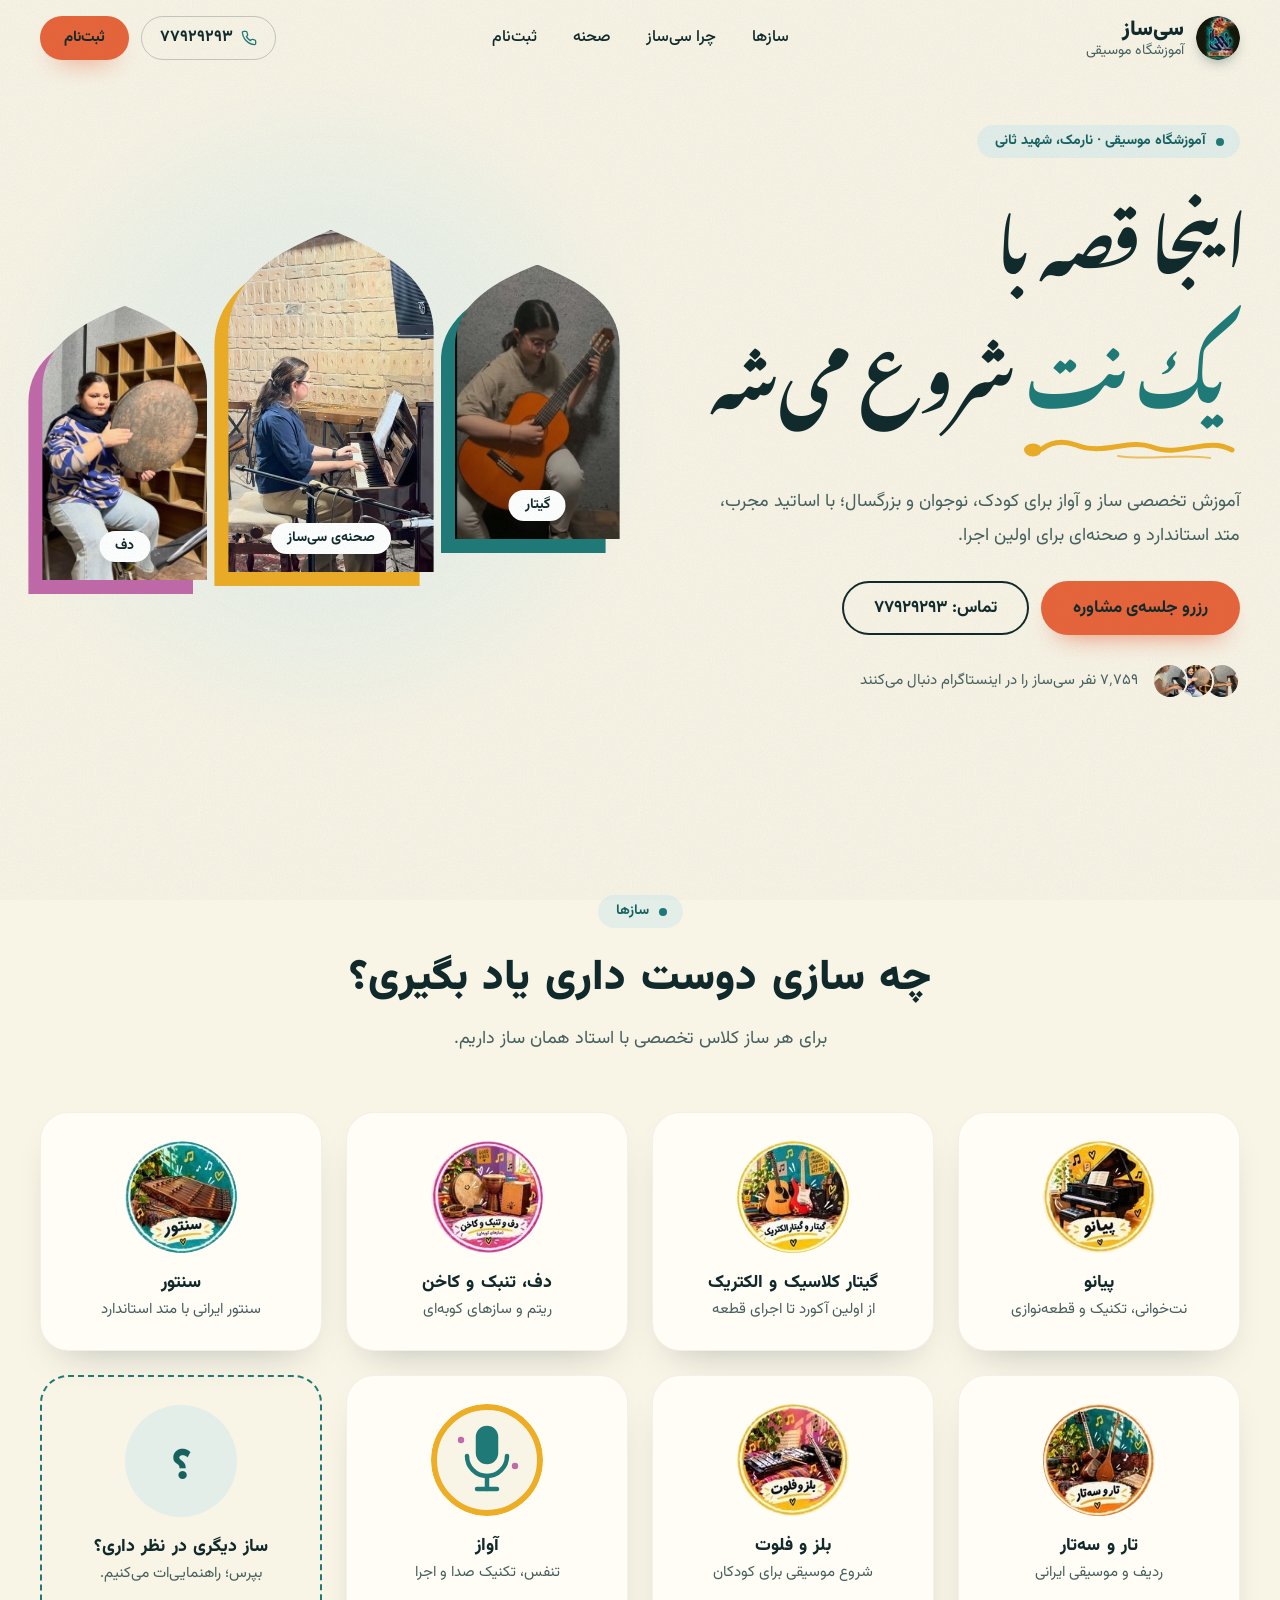
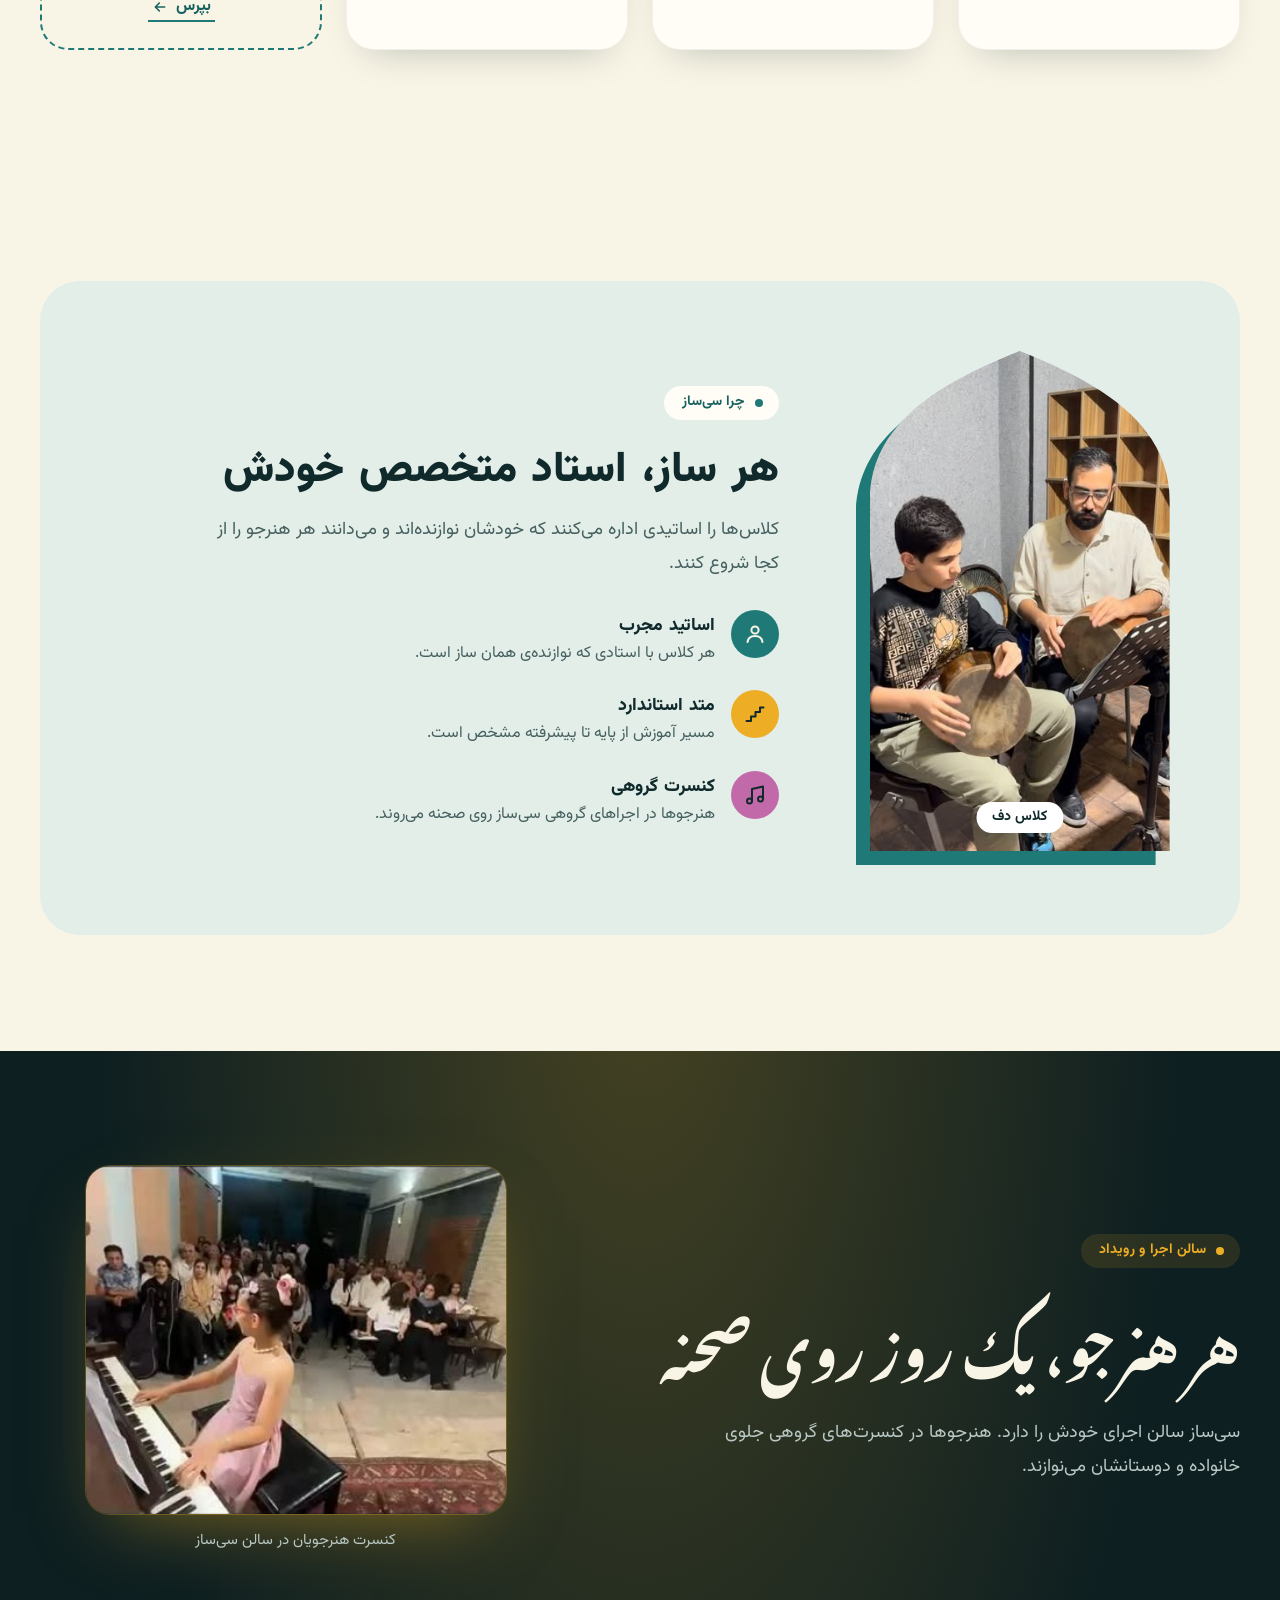
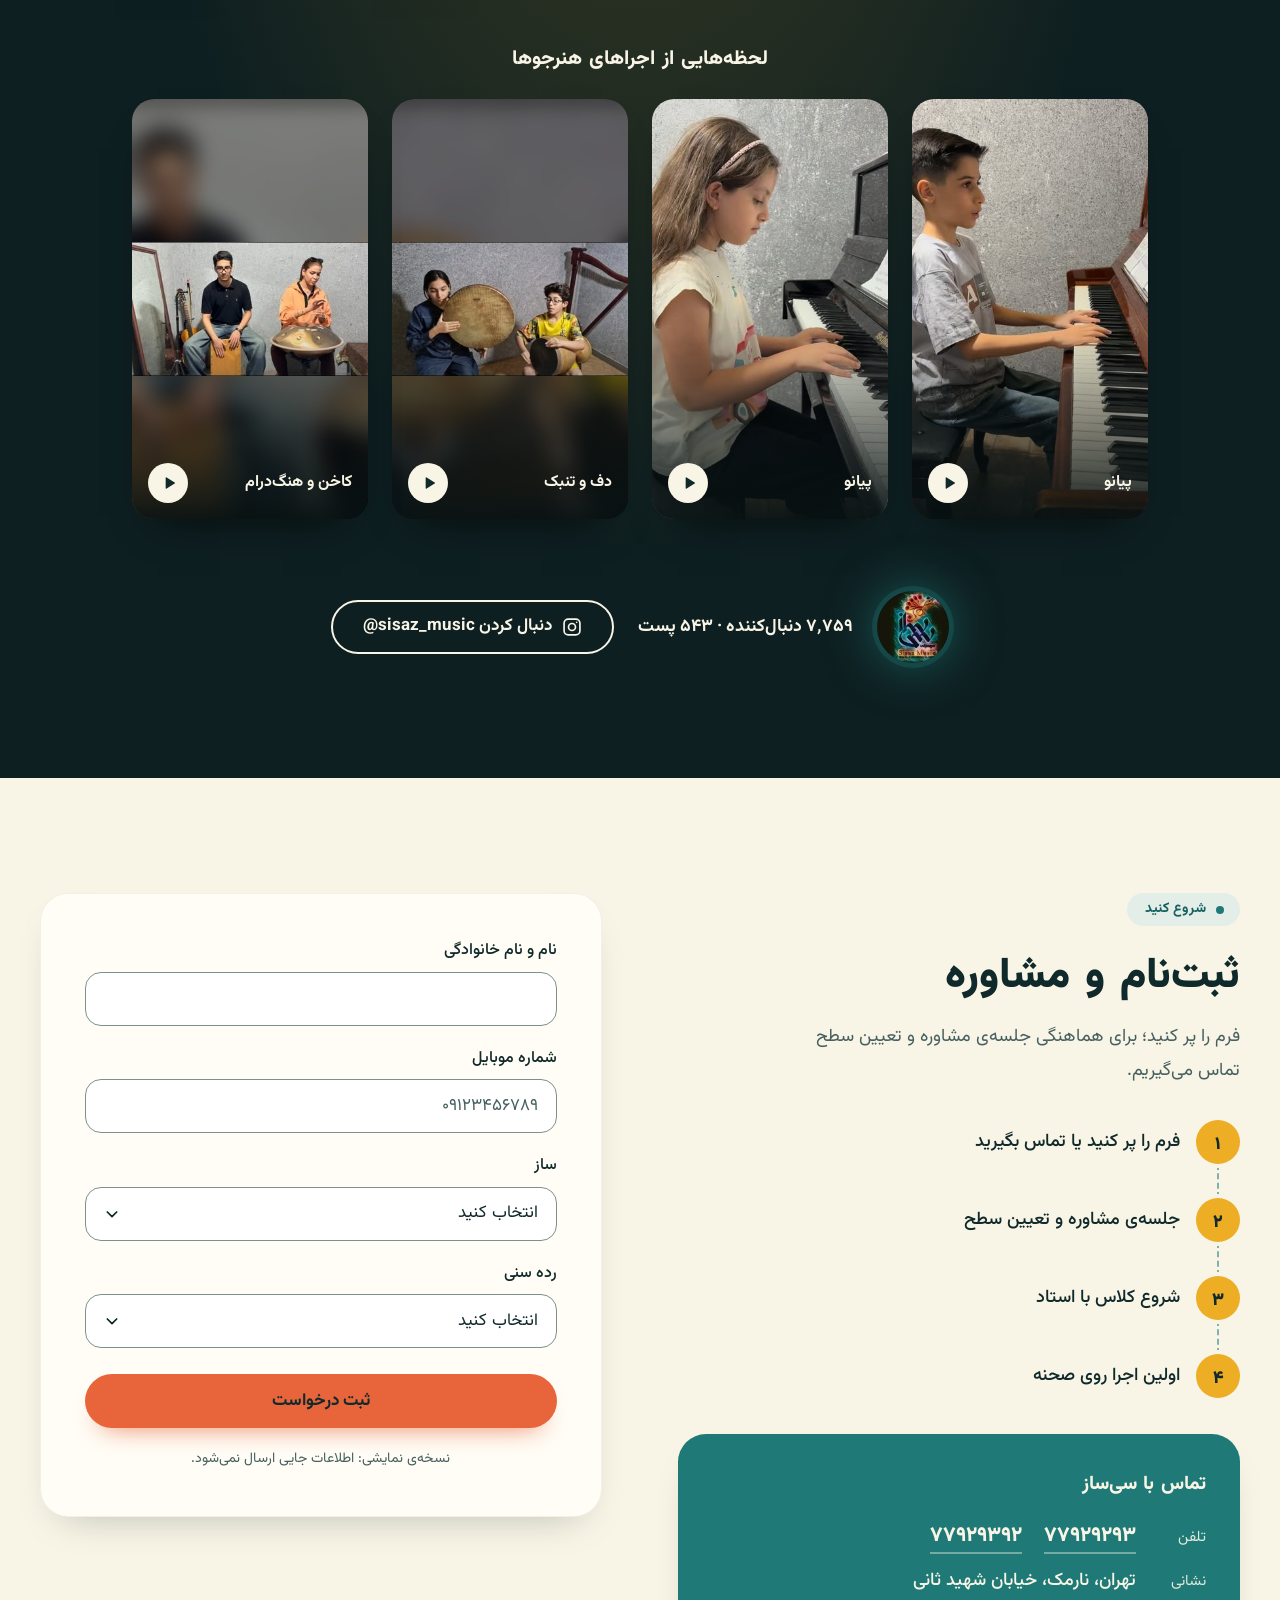
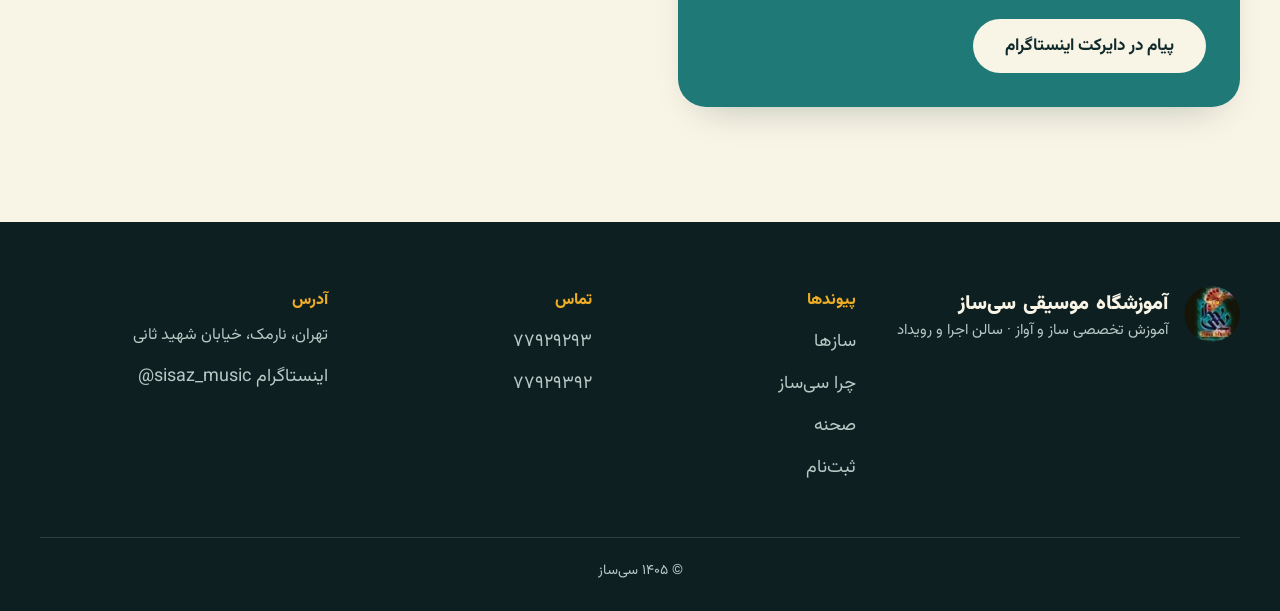
<file: index.html>
<!DOCTYPE html>
<html lang="fa" dir="rtl">
<head>
  <meta charset="utf-8">
  <meta name="viewport" content="width=device-width, initial-scale=1">
  <meta name="robots" content="noindex, nofollow">
  <title>آموزشگاه موسیقی سی‌ساز | آموزش ساز و آواز در نارمک</title>
  <meta name="description" content="آموزشگاه موسیقی سی‌ساز در نارمک تهران: آموزش تخصصی ساز و آواز برای کودک، نوجوان و بزرگسال با اساتید مجرب و سالن اجرای اختصاصی.">
  <meta name="theme-color" content="#F8F4E6">
  <link rel="icon" href="assets/logo.png" type="image/png">
  <link rel="stylesheet" href="styles.css">
  <script src="app.js"></script>
</head>
<body>
  <svg width="0" height="0" style="position:absolute" aria-hidden="true" focusable="false">
    <defs>
      <clipPath id="arch" clipPathUnits="objectBoundingBox">
        <path d="M0,1 L0,0.3 C0,0.14 0.25,0.06 0.5,0 C0.75,0.06 1,0.14 1,0.3 L1,1 Z"/>
      </clipPath>
    </defs>
  </svg>

  <a class="skip" href="#main">رفتن به محتوای اصلی</a>

  <header class="site-header" id="site-header">
    <div class="wrap site-header__bar">
      <a class="brand" href="#top" aria-label="سی‌ساز، آموزشگاه موسیقی؛ بازگشت به بالای صفحه">
        <img class="brand__logo" src="assets/logo.png" width="44" height="44" alt="">
        <span class="brand__text"><strong>سی‌ساز</strong><small>آموزشگاه موسیقی</small></span>
      </a>

      <nav class="nav" id="site-nav" aria-label="ناوبری اصلی">
        <ul>
          <li><a href="#instruments">سازها</a></li>
          <li><a href="#why">چرا سی‌ساز</a></li>
          <li><a href="#stage">صحنه</a></li>
          <li><a href="#register">ثبت‌نام</a></li>
          <li class="nav__phone"><a href="tel:77929293">تماس: ۷۷۹۲۹۲۹۳</a></li>
        </ul>
      </nav>

      <div class="header-actions">
        <a class="phone-pill" href="tel:77929293">
          <svg width="16" height="16" viewBox="0 0 24 24" fill="none" stroke="currentColor" stroke-width="2" stroke-linecap="round" stroke-linejoin="round" aria-hidden="true"><path d="M22 16.92v3a2 2 0 0 1-2.18 2 19.79 19.79 0 0 1-8.63-3.07 19.5 19.5 0 0 1-6-6 19.79 19.79 0 0 1-3.07-8.67A2 2 0 0 1 4.11 2h3a2 2 0 0 1 2 1.72 12.84 12.84 0 0 0 .7 2.81 2 2 0 0 1-.45 2.11L8.09 9.91a16 16 0 0 0 6 6l1.27-1.27a2 2 0 0 1 2.11-.45 12.84 12.84 0 0 0 2.81.7A2 2 0 0 1 22 16.92z"/></svg>
          <span>۷۷۹۲۹۲۹۳</span>
        </a>
        <a class="btn btn--coral btn--sm" href="#register">ثبت‌نام</a>
        <button class="nav-toggle" type="button" aria-expanded="false" aria-controls="site-nav" aria-label="منو">
          <span class="nav-toggle__bars" aria-hidden="true"><i></i><i></i><i></i></span>
        </button>
      </div>
    </div>
  </header>

  <main id="main">

    <!-- ============ HERO ============ -->
    <section class="hero" id="top" aria-labelledby="hero-title">
      <div class="wrap hero__grid">
        <div class="hero__copy">
          <p class="eyebrow hero__fade" style="--fd:.1s"><span>آموزشگاه موسیقی · نارمک، شهید ثانی</span></p>
          <h1 id="hero-title">
            <span class="h1-line">اینجا قصه با</span>
            <span class="h1-line"><em>یک نت</em> شروع می‌شه</span>
          </h1>
          <svg class="swash" viewBox="0 0 220 32" width="220" height="32" aria-hidden="true" focusable="false">
            <path class="swash__a" pathLength="1" d="M212 19 C188 5 160 27 132 16 C108 7 84 25 56 14 C42 9 30 12 22 18" fill="none" stroke="#EDAD25" stroke-width="5" stroke-linecap="round"/>
            <path class="swash__b" pathLength="1" d="M190 27 C160 22 130 30 98 25" fill="none" stroke="#EDAD25" stroke-width="2" stroke-linecap="round" opacity=".7"/>
            <ellipse class="swash__head" cx="13" cy="19" rx="9" ry="6.4" transform="rotate(-24 13 19)" fill="#EDAD25"/>
          </svg>
          <p class="hero__lead hero__fade" style="--fd:1.55s">آموزش تخصصی ساز و آواز برای کودک، نوجوان و بزرگسال؛ با اساتید مجرب، متد استاندارد و صحنه‌ای برای اولین اجرا.</p>
          <div class="hero__cta hero__fade" style="--fd:1.7s">
            <a class="btn btn--coral" href="#register">رزرو جلسه‌ی مشاوره</a>
            <a class="btn btn--line" href="tel:77929293">تماس: ۷۷۹۲۹۲۹۳</a>
          </div>
          <div class="proof hero__fade" style="--fd:1.85s">
            <span class="proof__faces" aria-hidden="true">
              <img src="assets/photos/reel-piano-boy.jpg" width="36" height="36" alt="" loading="lazy">
              <img src="assets/photos/hero-daf.jpg" width="36" height="36" alt="" loading="lazy">
              <img src="assets/photos/reel-piano-girl.jpg" width="36" height="36" alt="" loading="lazy">
            </span>
            <p>۷٬۷۵۹ نفر سی‌ساز را در اینستاگرام دنبال می‌کنند</p>
          </div>
        </div>

        <div class="hero__art">
          <div class="cluster">
            <figure class="arch" style="--shade:var(--teal);--i:1">
              <span class="arch__shade" aria-hidden="true"></span>
              <img src="assets/photos/hero-guitar.jpg" width="360" height="640" alt="هنرجوی گیتار کلاسیک در حال نواختن">
              <figcaption class="arch__cap">گیتار</figcaption>
            </figure>
            <figure class="arch" style="--shade:var(--saffron);--i:0">
              <span class="arch__shade" aria-hidden="true"></span>
              <img src="assets/photos/hero-stage-piano.jpg" width="360" height="640" alt="اجرای پیانو روی صحنه‌ی سالن سی‌ساز" fetchpriority="high">
              <figcaption class="arch__cap">صحنه‌ی سی‌ساز</figcaption>
            </figure>
            <figure class="arch" style="--shade:var(--magenta);--i:2">
              <span class="arch__shade" aria-hidden="true"></span>
              <img src="assets/photos/hero-daf.jpg" width="360" height="640" alt="هنرجوی دف در کلاس سی‌ساز">
              <figcaption class="arch__cap">دف</figcaption>
            </figure>
          </div>
        </div>
      </div>
    </section>

    <!-- ============ INSTRUMENTS ============ -->
    <section class="section instruments" id="instruments" aria-labelledby="instruments-title">
      <div class="wrap">
        <div class="section-head section-head--center reveal">
          <p class="eyebrow"><span>سازها</span></p>
          <h2 id="instruments-title">چه سازی دوست داری یاد بگیری؟</h2>
          <p>برای هر ساز کلاس تخصصی با استاد همان ساز داریم.</p>
        </div>

        <div class="cards">
          <article class="card reveal" style="--d:0s">
            <img class="card__media" src="assets/instruments/piano.jpg" width="150" height="150" alt="" loading="lazy">
            <h3>پیانو</h3>
            <p>نت‌خوانی، تکنیک و قطعه‌نوازی</p>
          </article>
          <article class="card reveal" style="--d:.06s">
            <img class="card__media" src="assets/instruments/guitar.jpg" width="150" height="150" alt="" loading="lazy">
            <h3>گیتار کلاسیک و الکتریک</h3>
            <p>از اولین آکورد تا اجرای قطعه</p>
          </article>
          <article class="card reveal" style="--d:.12s">
            <img class="card__media" src="assets/instruments/daf-tombak-cajon.jpg" width="150" height="150" alt="" loading="lazy">
            <h3>دف، تنبک و کاخن</h3>
            <p>ریتم و سازهای کوبه‌ای</p>
          </article>
          <article class="card reveal" style="--d:.18s">
            <img class="card__media" src="assets/instruments/santoor.jpg" width="150" height="150" alt="" loading="lazy">
            <h3>سنتور</h3>
            <p>سنتور ایرانی با متد استاندارد</p>
          </article>
          <article class="card reveal" style="--d:0s">
            <img class="card__media" src="assets/instruments/tar-setar.jpg" width="150" height="150" alt="" loading="lazy">
            <h3>تار و سه‌تار</h3>
            <p>ردیف و موسیقی ایرانی</p>
          </article>
          <article class="card reveal" style="--d:.06s">
            <img class="card__media" src="assets/instruments/bells-flute.jpg" width="150" height="150" alt="" loading="lazy">
            <h3>بلز و فلوت</h3>
            <p>شروع موسیقی برای کودکان</p>
          </article>
          <article class="card reveal" style="--d:.12s">
            <svg class="card__media" width="112" height="112" viewBox="0 0 112 112" aria-hidden="true" focusable="false">
              <circle cx="56" cy="56" r="53" fill="#F8F4E6" stroke="#EDAD25" stroke-width="6"/>
              <g fill="none" stroke="#1F7A77" stroke-width="4.5" stroke-linecap="round" stroke-linejoin="round">
                <rect x="47" y="24" width="18" height="34" rx="9" fill="#1F7A77"/>
                <path d="M36 52a20 20 0 0 0 40 0"/>
                <path d="M56 72v13"/>
                <path d="M46 85h20"/>
              </g>
              <g fill="#C269A9"><circle cx="30" cy="36" r="3.2"/><circle cx="84" cy="62" r="3.2"/></g>
            </svg>
            <h3>آواز</h3>
            <p>تنفس، تکنیک صدا و اجرا</p>
          </article>
          <article class="card card--ask reveal" style="--d:.18s">
            <span class="card__media card__media--ask" aria-hidden="true">؟</span>
            <h3>ساز دیگری در نظر داری؟</h3>
            <p>بپرس؛ راهنمایی‌ات می‌کنیم.</p>
            <a class="card__link" href="#register">بپرس
              <svg width="16" height="16" viewBox="0 0 24 24" fill="none" stroke="currentColor" stroke-width="2.4" stroke-linecap="round" stroke-linejoin="round" aria-hidden="true"><path d="M19 12H5M11 6l-6 6 6 6"/></svg>
            </a>
          </article>
        </div>
      </div>
    </section>

    <!-- ============ WHY ============ -->
    <section class="section why" id="why" aria-labelledby="why-title">
      <div class="wrap">
        <div class="why__box reveal">
          <div class="why__art">
            <figure class="arch" style="--shade:var(--teal)">
              <span class="arch__shade" aria-hidden="true"></span>
              <img src="assets/photos/teacher-daf.jpg" width="360" height="640" alt="استاد و هنرجو در کلاس دف" loading="lazy">
              <figcaption class="arch__cap">کلاس دف</figcaption>
            </figure>
          </div>
          <div class="why__copy">
            <p class="eyebrow"><span>چرا سی‌ساز</span></p>
            <h2 id="why-title">هر ساز، استاد متخصص خودش</h2>
            <p class="why__lead">کلاس‌ها را اساتیدی اداره می‌کنند که خودشان نوازنده‌اند و می‌دانند هر هنرجو را از کجا شروع کنند.</p>
            <ul class="why__list">
              <li>
                <span class="ico ico--teal" aria-hidden="true">
                  <svg width="24" height="24" viewBox="0 0 24 24" fill="none" stroke="currentColor" stroke-width="2" stroke-linecap="round" stroke-linejoin="round"><circle cx="12" cy="8" r="3.6"/><path d="M4.5 20c.6-4 3.6-6 7.5-6s6.9 2 7.5 6"/></svg>
                </span>
                <div><h3>اساتید مجرب</h3><p>هر کلاس با استادی که نوازنده‌ی همان ساز است.</p></div>
              </li>
              <li>
                <span class="ico ico--saffron" aria-hidden="true">
                  <svg width="24" height="24" viewBox="0 0 24 24" fill="none" stroke="currentColor" stroke-width="2" stroke-linecap="round" stroke-linejoin="round"><path d="M3.5 19h4.5v-4.5h4.5V10H17V5.5h3.5"/></svg>
                </span>
                <div><h3>متد استاندارد</h3><p>مسیر آموزش از پایه تا پیشرفته مشخص است.</p></div>
              </li>
              <li>
                <span class="ico ico--magenta" aria-hidden="true">
                  <svg width="24" height="24" viewBox="0 0 24 24" fill="none" stroke="currentColor" stroke-width="2" stroke-linecap="round" stroke-linejoin="round"><path d="M9 18V6l11-2.5V16"/><circle cx="6.5" cy="18" r="2.5"/><circle cx="17.5" cy="16" r="2.5"/></svg>
                </span>
                <div><h3>کنسرت گروهی</h3><p>هنرجوها در اجراهای گروهی سی‌ساز روی صحنه می‌روند.</p></div>
              </li>
            </ul>
          </div>
        </div>
      </div>
    </section>

    <!-- ============ STAGE ============ -->
    <section class="section stage on-night" id="stage" aria-labelledby="stage-title">
      <div class="wrap">
        <div class="stage__grid">
          <div class="stage__copy reveal">
            <p class="eyebrow eyebrow--night"><span>سالن اجرا و رویداد</span></p>
            <h2 id="stage-title">هر هنرجو، یک روز روی صحنه</h2>
            <p>سی‌ساز سالن اجرای خودش را دارد. هنرجوها در کنسرت‌های گروهی جلوی خانواده و دوستانشان می‌نوازند.</p>
          </div>
          <figure class="stage__photo reveal">
            <img src="assets/photos/recital.jpg" width="361" height="299" alt="کنسرت هنرجویان سی‌ساز با حضور خانواده‌ها" loading="lazy">
            <figcaption>کنسرت هنرجویان در سالن سی‌ساز</figcaption>
          </figure>
        </div>

        <h3 class="stage__sub reveal">لحظه‌هایی از اجراهای هنرجوها</h3>
        <div class="reels reveal">
          <a class="reel" href="https://www.instagram.com/reel/Dc_NY76KKuQ/" target="_blank" rel="noopener" aria-label="تماشای اجرای پیانو در اینستاگرام">
            <img src="assets/photos/reel-piano-boy.jpg" width="360" height="640" alt="" loading="lazy">
            <span class="reel__meta"><span>پیانو</span><span class="reel__play" aria-hidden="true"><svg width="16" height="16" viewBox="0 0 24 24" fill="currentColor"><path d="M7 4.5v15a1 1 0 0 0 1.5.86l12-7.5a1 1 0 0 0 0-1.72l-12-7.5A1 1 0 0 0 7 4.5z"/></svg></span></span>
          </a>
          <a class="reel" href="https://www.instagram.com/reel/DeB3XnQqa6O/" target="_blank" rel="noopener" aria-label="تماشای اجرای پیانو در اینستاگرام">
            <img src="assets/photos/reel-piano-girl.jpg" width="360" height="640" alt="" loading="lazy">
            <span class="reel__meta"><span>پیانو</span><span class="reel__play" aria-hidden="true"><svg width="16" height="16" viewBox="0 0 24 24" fill="currentColor"><path d="M7 4.5v15a1 1 0 0 0 1.5.86l12-7.5a1 1 0 0 0 0-1.72l-12-7.5A1 1 0 0 0 7 4.5z"/></svg></span></span>
          </a>
          <a class="reel" href="https://www.instagram.com/reel/DemEP8pqzzC/" target="_blank" rel="noopener" aria-label="تماشای اجرای دف و تنبک در اینستاگرام">
            <img src="assets/photos/reel-daf-tombak.jpg" width="360" height="640" alt="" loading="lazy">
            <span class="reel__meta"><span>دف و تنبک</span><span class="reel__play" aria-hidden="true"><svg width="16" height="16" viewBox="0 0 24 24" fill="currentColor"><path d="M7 4.5v15a1 1 0 0 0 1.5.86l12-7.5a1 1 0 0 0 0-1.72l-12-7.5A1 1 0 0 0 7 4.5z"/></svg></span></span>
          </a>
          <a class="reel" href="https://www.instagram.com/reel/DdwLa_zqKTO/" target="_blank" rel="noopener" aria-label="تماشای اجرای کاخن و هنگ‌درام در اینستاگرام">
            <img src="assets/photos/reel-cajon-handpan.jpg" width="360" height="640" alt="" loading="lazy">
            <span class="reel__meta"><span>کاخن و هنگ‌درام</span><span class="reel__play" aria-hidden="true"><svg width="16" height="16" viewBox="0 0 24 24" fill="currentColor"><path d="M7 4.5v15a1 1 0 0 0 1.5.86l12-7.5a1 1 0 0 0 0-1.72l-12-7.5A1 1 0 0 0 7 4.5z"/></svg></span></span>
          </a>
        </div>

        <div class="follow reveal">
          <img class="follow__logo" src="assets/logo.png" width="72" height="72" alt="لوگوی آموزشگاه سی‌ساز" loading="lazy">
          <p class="follow__stats">۷٬۷۵۹ دنبال‌کننده · ۵۴۳ پست</p>
          <a class="btn btn--cream-line" href="https://www.instagram.com/sisaz_music/" target="_blank" rel="noopener">
            <svg width="20" height="20" viewBox="0 0 24 24" fill="none" stroke="currentColor" stroke-width="2" stroke-linecap="round" stroke-linejoin="round" aria-hidden="true"><rect x="2.5" y="2.5" width="19" height="19" rx="5"/><circle cx="12" cy="12" r="4.2"/><path d="M17.6 6.4h.01"/></svg>
            <span>دنبال کردن &lrm;@sisaz_music</span>
          </a>
        </div>
      </div>
    </section>

    <!-- ============ REGISTER ============ -->
    <section class="section register" id="register" aria-labelledby="register-title">
      <div class="wrap register__grid">
        <div class="register__copy reveal">
          <p class="eyebrow"><span>شروع کنید</span></p>
          <h2 id="register-title">ثبت‌نام و مشاوره</h2>
          <p>فرم را پر کنید؛ برای هماهنگی جلسه‌ی مشاوره و تعیین سطح تماس می‌گیریم.</p>

          <ol class="steps">
            <li><span class="steps__n" aria-hidden="true">۱</span><span>فرم را پر کنید یا تماس بگیرید</span></li>
            <li><span class="steps__n" aria-hidden="true">۲</span><span>جلسه‌ی مشاوره و تعیین سطح</span></li>
            <li><span class="steps__n" aria-hidden="true">۳</span><span>شروع کلاس با استاد</span></li>
            <li><span class="steps__n" aria-hidden="true">۴</span><span>اولین اجرا روی صحنه</span></li>
          </ol>

          <div class="contact">
            <h3>تماس با سی‌ساز</h3>
            <ul>
              <li class="contact__row">
                <span class="contact__label">تلفن</span>
                <span class="contact__tels"><a href="tel:77929293">۷۷۹۲۹۲۹۳</a><a href="tel:77929392">۷۷۹۲۹۳۹۲</a></span>
              </li>
              <li class="contact__row">
                <span class="contact__label">نشانی</span>
                <address>تهران، نارمک، خیابان شهید ثانی</address>
              </li>
            </ul>
            <a class="btn btn--cream" href="https://ig.me/m/sisaz_music" target="_blank" rel="noopener">پیام در دایرکت اینستاگرام</a>
          </div>
        </div>

        <div class="form-card reveal" id="form-card">
          <form id="reg-form" class="form" novalidate aria-label="فرم ثبت‌نام و مشاوره">
            <div class="field">
              <label for="f-name">نام و نام خانوادگی</label>
              <input id="f-name" name="name" type="text" autocomplete="name" required aria-describedby="f-name-err">
              <p class="field__err" id="f-name-err"></p>
            </div>
            <div class="field">
              <label for="f-phone">شماره موبایل</label>
              <input id="f-phone" name="phone" type="tel" inputmode="numeric" autocomplete="tel" maxlength="16" placeholder="۰۹۱۲۳۴۵۶۷۸۹" required aria-describedby="f-phone-err">
              <p class="field__err" id="f-phone-err"></p>
            </div>
            <div class="field">
              <label for="f-instrument">ساز</label>
              <select id="f-instrument" name="instrument" required aria-describedby="f-instrument-err">
                <option value="">انتخاب کنید</option>
                <option>پیانو</option>
                <option>گیتار کلاسیک و الکتریک</option>
                <option>دف، تنبک و کاخن</option>
                <option>سنتور</option>
                <option>تار و سه‌تار</option>
                <option>بلز و فلوت</option>
                <option>آواز</option>
                <option>هنوز مطمئن نیستم</option>
              </select>
              <p class="field__err" id="f-instrument-err"></p>
            </div>
            <div class="field">
              <label for="f-age">رده سنی</label>
              <select id="f-age" name="age" required aria-describedby="f-age-err">
                <option value="">انتخاب کنید</option>
                <option>کودک</option>
                <option>نوجوان</option>
                <option>بزرگسال</option>
              </select>
              <p class="field__err" id="f-age-err"></p>
            </div>
            <button class="btn btn--coral btn--block" type="submit">ثبت درخواست</button>
            <p class="form-note">نسخه‌ی نمایشی: اطلاعات جایی ارسال نمی‌شود.</p>
          </form>

          <div class="reg-after" id="reg-after">
            <p class="reg-status" id="reg-status" role="status" tabindex="-1"></p>
            <button class="btn btn--line btn--sm" id="reg-reset" type="button" hidden>ثبت درخواست دیگر</button>
          </div>
        </div>
      </div>
    </section>
  </main>

  <footer class="site-footer on-night">
    <div class="wrap">
      <div class="foot__grid">
        <div class="foot__brand">
          <img src="assets/logo.png" width="56" height="56" alt="" loading="lazy">
          <div>
            <p class="foot__name">آموزشگاه موسیقی سی‌ساز</p>
            <p class="foot__tag">آموزش تخصصی ساز و آواز · سالن اجرا و رویداد</p>
          </div>
        </div>
        <nav aria-label="پیوندهای پایین صفحه">
          <h2 class="foot__h">پیوندها</h2>
          <ul>
            <li><a href="#instruments">سازها</a></li>
            <li><a href="#why">چرا سی‌ساز</a></li>
            <li><a href="#stage">صحنه</a></li>
            <li><a href="#register">ثبت‌نام</a></li>
          </ul>
        </nav>
        <div>
          <h2 class="foot__h">تماس</h2>
          <ul>
            <li><a href="tel:77929293">۷۷۹۲۹۲۹۳</a></li>
            <li><a href="tel:77929392">۷۷۹۲۹۳۹۲</a></li>
          </ul>
        </div>
        <div class="foot__addr">
          <h2 class="foot__h">آدرس</h2>
          <address>تهران، نارمک، خیابان شهید ثانی</address>
          <p class="foot__ig"><a href="https://www.instagram.com/sisaz_music/" target="_blank" rel="noopener">اینستاگرام &lrm;@sisaz_music</a></p>
        </div>
      </div>
      <p class="foot__copy">© ۱۴۰۵ سی‌ساز</p>
    </div>
  </footer>

  <div class="dock" id="dock" aria-label="دسترسی سریع">
    <a class="btn btn--line" href="tel:77929293">
      <svg width="18" height="18" viewBox="0 0 24 24" fill="none" stroke="currentColor" stroke-width="2" stroke-linecap="round" stroke-linejoin="round" aria-hidden="true"><path d="M22 16.92v3a2 2 0 0 1-2.18 2 19.79 19.79 0 0 1-8.63-3.07 19.5 19.5 0 0 1-6-6 19.79 19.79 0 0 1-3.07-8.67A2 2 0 0 1 4.11 2h3a2 2 0 0 1 2 1.72 12.84 12.84 0 0 0 .7 2.81 2 2 0 0 1-.45 2.11L8.09 9.91a16 16 0 0 0 6 6l1.27-1.27a2 2 0 0 1 2.11-.45 12.84 12.84 0 0 0 2.81.7A2 2 0 0 1 22 16.92z"/></svg>
      <span>تماس</span>
    </a>
    <a class="btn btn--coral" href="#register">ثبت‌نام</a>
  </div>
</body>
</html>
</file>
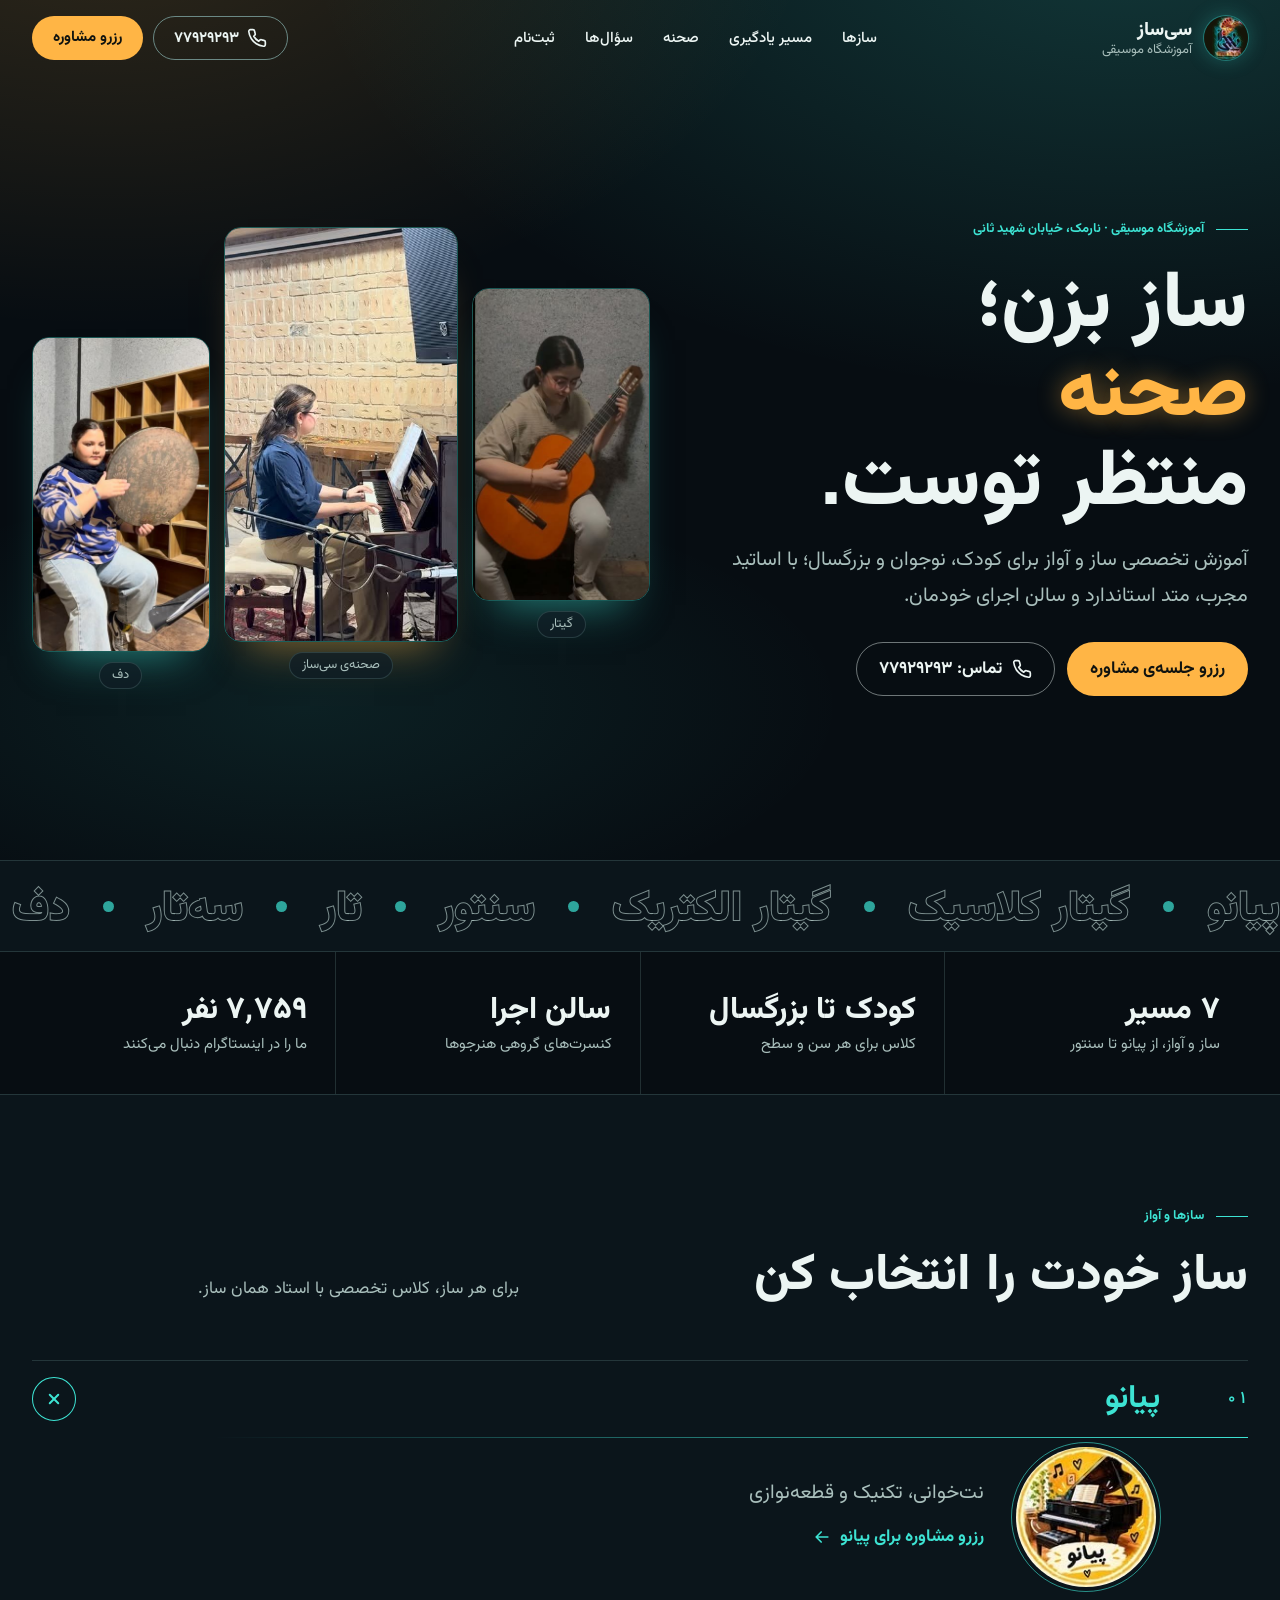
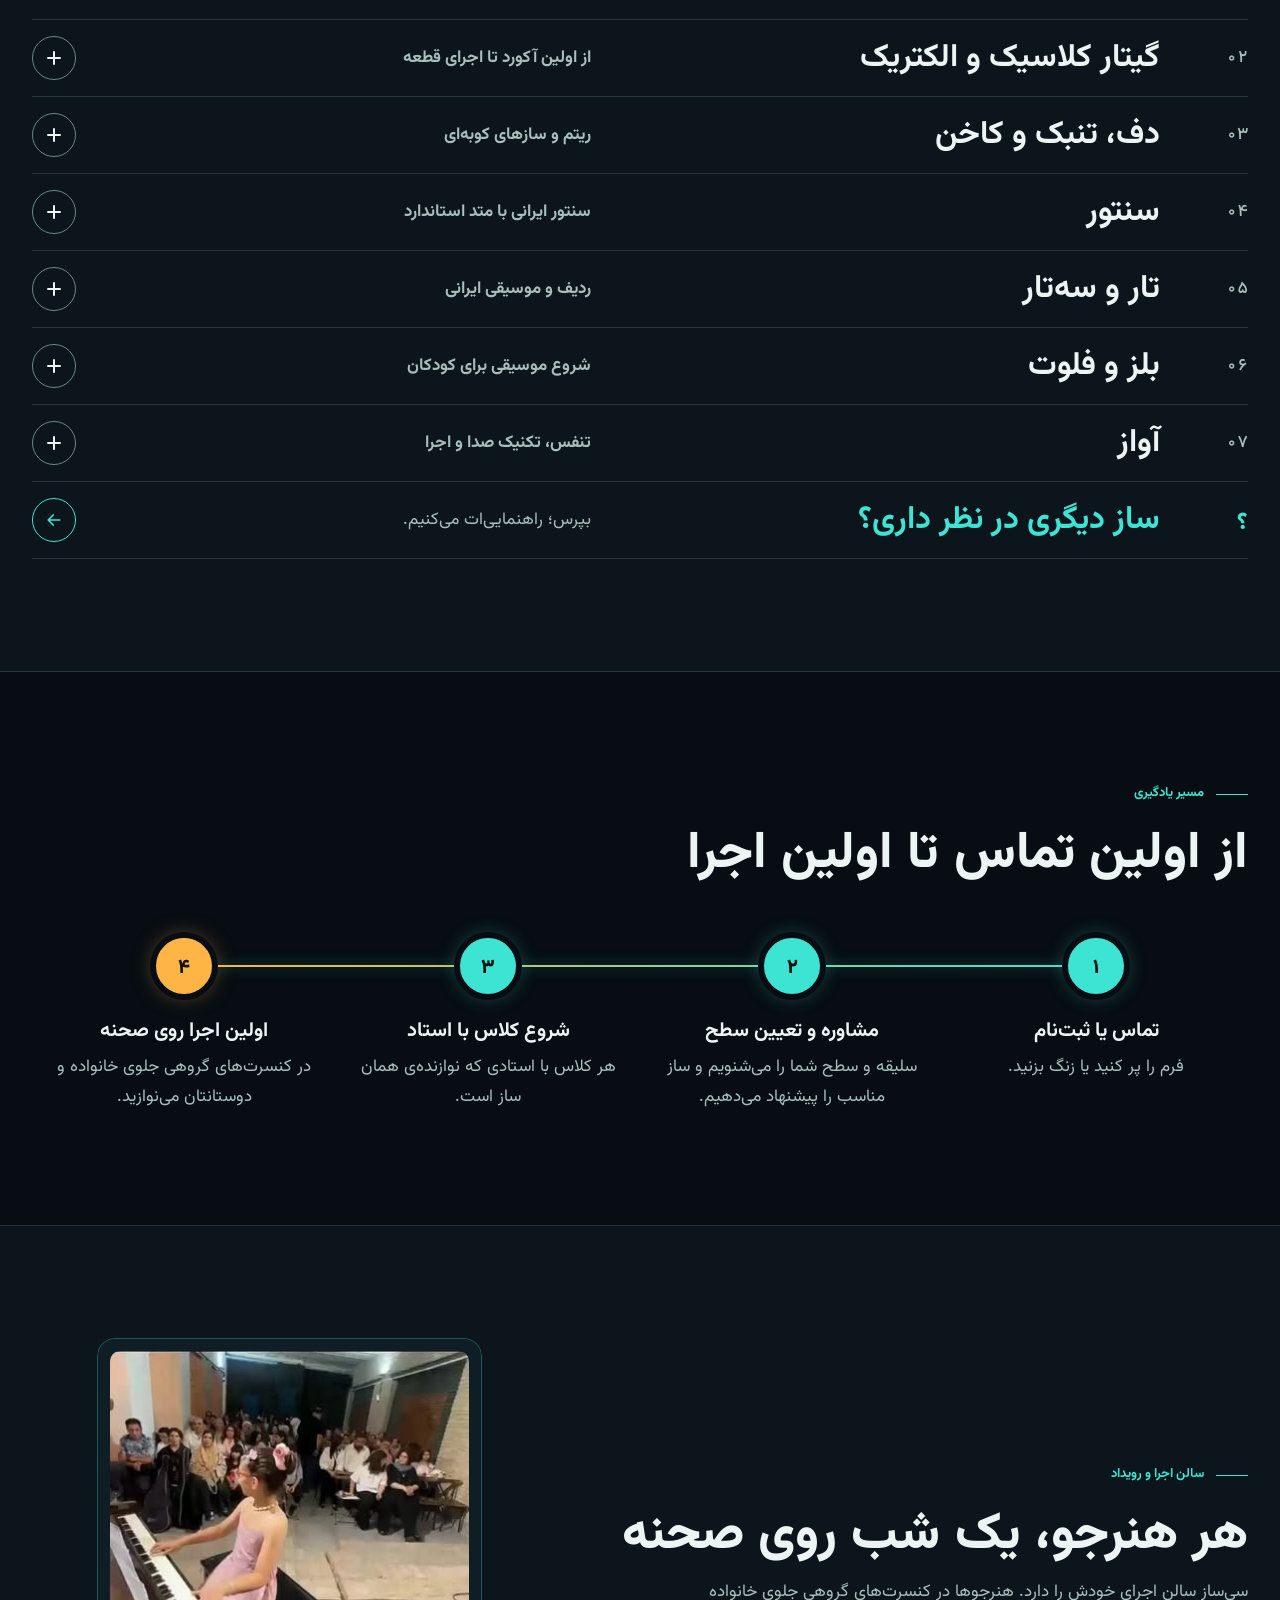
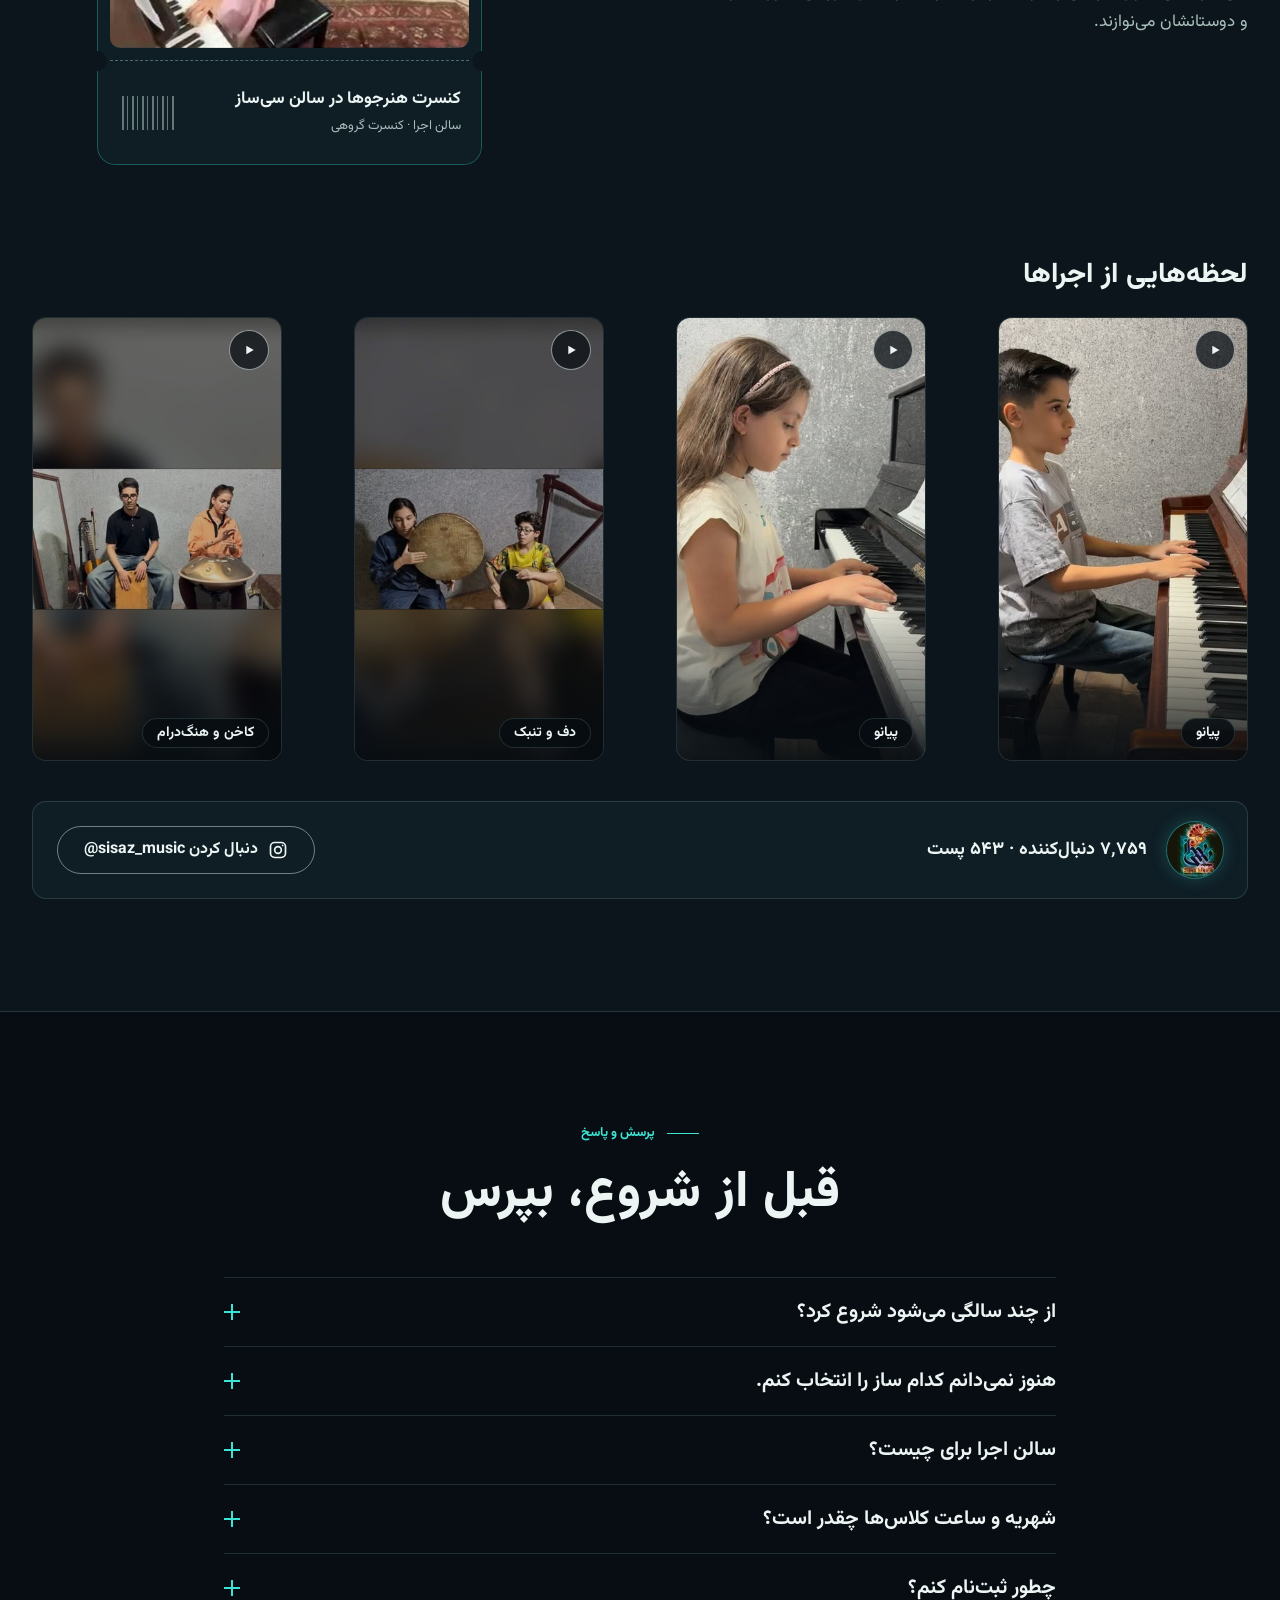
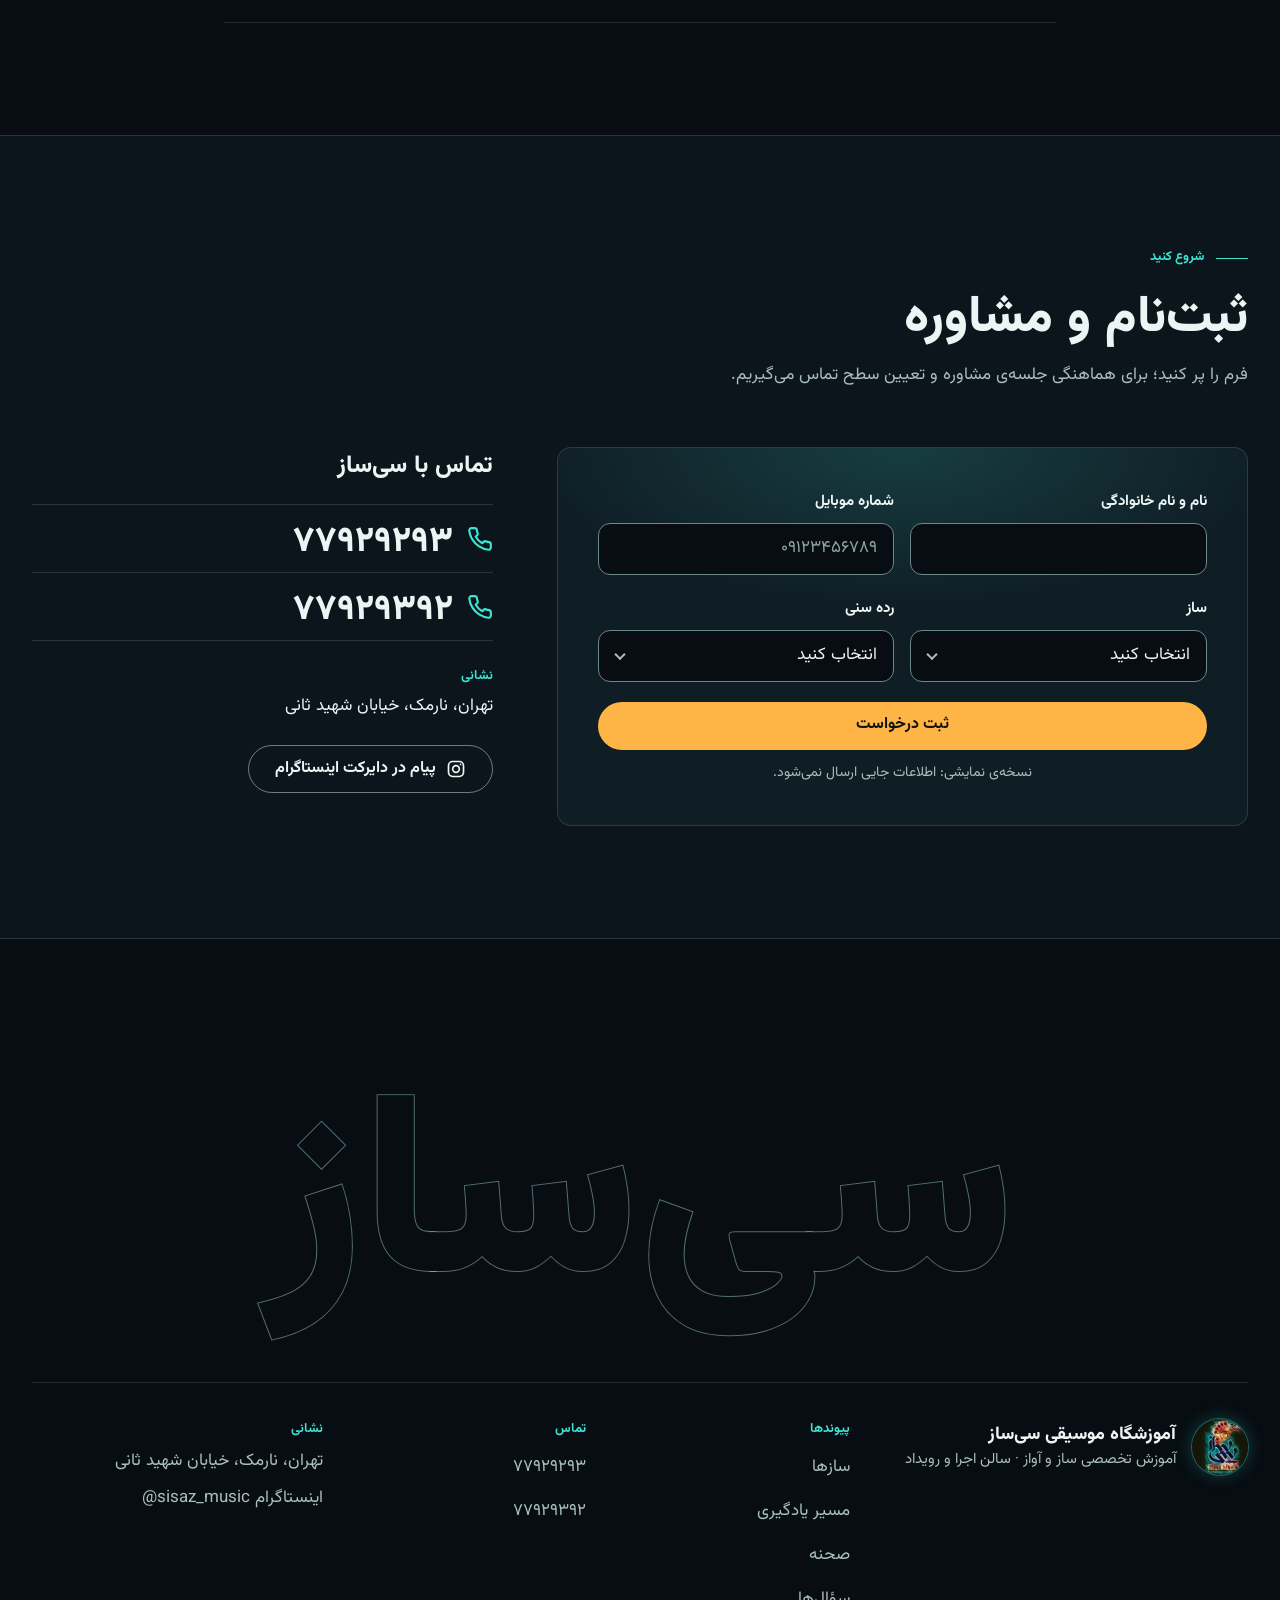
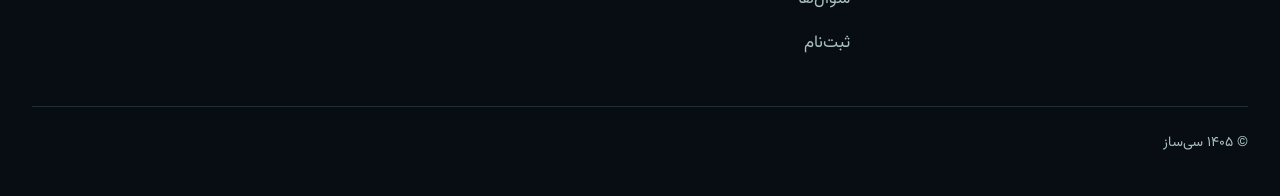
<file: v2/index.html>
<!DOCTYPE html>
<html lang="fa" dir="rtl">
<head>
<meta charset="utf-8">
<meta name="viewport" content="width=device-width, initial-scale=1">
<meta name="robots" content="noindex, nofollow">
<title>آموزشگاه موسیقی سی‌ساز | آموزش ساز و آواز در نارمک</title>
<meta name="description" content="آموزشگاه موسیقی سی‌ساز در نارمک تهران: آموزش تخصصی ساز و آواز برای کودک، نوجوان و بزرگسال با اساتید مجرب و سالن اجرای اختصاصی.">
<meta name="theme-color" content="#070D12">
<meta name="color-scheme" content="dark">
<link rel="icon" href="img/logo-112.png" type="image/png">
<link rel="preload" href="../fonts/vazirmatn-arabic-400-normal.woff2" as="font" type="font/woff2" crossorigin>
<link rel="preload" href="../fonts/vazirmatn-arabic-800-normal.woff2" as="font" type="font/woff2" crossorigin>
<link rel="stylesheet" href="styles.css">
<script src="app.js" defer></script>
</head>
<body>
<svg class="sprite" aria-hidden="true" focusable="false"><defs>
<symbol id="i-ph" viewBox="0 0 24 24"><path d="M22 16.92v3a2 2 0 0 1-2.18 2 19.79 19.79 0 0 1-8.63-3.07 19.5 19.5 0 0 1-6-6 19.79 19.79 0 0 1-3.07-8.67A2 2 0 0 1 4.11 2h3a2 2 0 0 1 2 1.72 12.84 12.84 0 0 0 .7 2.81 2 2 0 0 1-.45 2.11L8.09 9.91a16 16 0 0 0 6 6l1.27-1.27a2 2 0 0 1 2.11-.45 12.84 12.84 0 0 0 2.81.7A2 2 0 0 1 22 16.92z"/></symbol>
<symbol id="i-ar" viewBox="0 0 24 24"><path d="M19 12H5m6-6-6 6 6 6"/></symbol>
<symbol id="i-pl" viewBox="0 0 24 24"><path d="M8 5.5v13l11-6.5z"/></symbol>
<symbol id="i-mic" viewBox="0 0 24 24"><rect x="9" y="3" width="6" height="11" rx="3"/><path d="M5 11a7 7 0 0 0 14 0M12 18v3m-3.5 0h7"/></symbol>
<symbol id="i-ig" viewBox="0 0 24 24"><rect x="3" y="3" width="18" height="18" rx="5"/><circle cx="12" cy="12" r="4"/><path d="M17.5 6.5h.01"/></symbol>
</defs></svg>
<a class="skip" href="#main">رفتن به محتوای اصلی</a>
<header class="hdr" id="hdr"><div class="wrap hdr__bar">
<a class="brand" href="#top" aria-label="سی‌ساز، آموزشگاه موسیقی؛ بالای صفحه"><img src="img/logo-112.png" width="44" height="44" alt=""><span class="brand__t"><strong>سی‌ساز</strong><small>آموزشگاه موسیقی</small></span></a>
<button class="burger" type="button" aria-expanded="false" aria-controls="nav" aria-label="منو"><span></span></button>
<nav class="nav" id="nav" aria-label="ناوبری اصلی">
<ul>
<li><a href="#lineup">سازها</a></li>
<li><a href="#path">مسیر یادگیری</a></li>
<li><a href="#stage">صحنه</a></li>
<li><a href="#faq">سؤال‌ها</a></li>
<li class="nav__reg"><a href="#register">ثبت‌نام</a></li>
</ul>
<a class="btn btn--amber nav__call" href="tel:77929293"><svg class="ic" aria-hidden="true"><use href="#i-ph"/></svg>تماس: ۷۷۹۲۹۲۹۳</a>
</nav>
<div class="hdr__act"><a class="pill" href="tel:77929293" aria-label="تماس با ۷۷۹۲۹۲۹۳"><svg class="ic" aria-hidden="true"><use href="#i-ph"/></svg>۷۷۹۲۹۲۹۳</a><a class="btn btn--amber" href="#register">رزرو مشاوره</a></div>
</div></header>
<main id="main">
<section class="hero" id="top" aria-labelledby="h1"><div class="wrap hero__grid">
<div class="hero__copy">
<p class="eyebrow">آموزشگاه موسیقی · نارمک، خیابان شهید ثانی</p>
<h1 id="h1"><span>ساز بزن؛</span> <span><em>صحنه</em> <span class="nw">منتظر توست.</span></span></h1>
<p class="lead">آموزش تخصصی ساز و آواز برای کودک، نوجوان و بزرگسال؛ با اساتید مجرب، متد استاندارد و سالن اجرای خودمان.</p>
<div class="cta"><a class="btn btn--amber" href="#register">رزرو جلسه‌ی مشاوره</a><a class="btn btn--ghost" href="tel:77929293"><svg class="ic" aria-hidden="true"><use href="#i-ph"/></svg>تماس: ۷۷۹۲۹۲۹۳</a></div>
</div>
<div class="trip">
<figure class="a"><img src="../assets/photos/hero-guitar.jpg" width="361" height="640" alt="دختری با گیتار کلاسیک"><figcaption>گیتار</figcaption></figure>
<figure class="b"><img src="../assets/photos/hero-stage-piano.jpg" width="360" height="640" alt="پیانیستی روی صحنه، کنار میکروفون" fetchpriority="high"><figcaption>صحنه‌ی سی‌ساز</figcaption></figure>
<figure class="c"><img src="../assets/photos/hero-daf.jpg" width="360" height="640" alt="دختری با دف"><figcaption>دف</figcaption></figure>
</div>
</div></section>
<div class="ticker" aria-hidden="true"><div class="ticker__track">
<ul><li>پیانو</li><li>گیتار کلاسیک</li><li>گیتار الکتریک</li><li>سنتور</li><li>تار</li><li>سه‌تار</li><li>دف</li><li>تنبک</li><li>کاخن</li><li>بلز</li><li>فلوت</li><li>هنگ‌درام</li><li>آواز</li></ul>
<ul><li>پیانو</li><li>گیتار کلاسیک</li><li>گیتار الکتریک</li><li>سنتور</li><li>تار</li><li>سه‌تار</li><li>دف</li><li>تنبک</li><li>کاخن</li><li>بلز</li><li>فلوت</li><li>هنگ‌درام</li><li>آواز</li></ul>
</div></div>
<div class="wrap"><ul class="facts" aria-label="سی‌ساز در یک نگاه">
<li><strong>۷ مسیر</strong><span>ساز و آواز، از پیانو تا سنتور</span></li>
<li><strong>کودک تا بزرگسال</strong><span>کلاس برای هر سن و سطح</span></li>
<li><strong>سالن اجرا</strong><span>کنسرت‌های گروهی هنرجوها</span></li>
<li><strong>۷٬۷۵۹ نفر</strong><span>ما را در اینستاگرام دنبال می‌کنند</span></li>
</ul></div>
<section class="sec sec--alt" id="lineup" aria-labelledby="lineup-h"><div class="wrap">
<div class="sec-head sec-head--split"><div><p class="eyebrow">سازها و آواز</p><h2 id="lineup-h">ساز خودت را انتخاب کن</h2></div><p class="lead">برای هر ساز، کلاس تخصصی با استاد همان ساز.</p></div>
<ul class="bill">
<li class="row is-open"><h3><button class="row__b" type="button" aria-expanded="true" aria-controls="p1"><span class="row__n" aria-hidden="true">۰۱</span><span class="row__t">پیانو</span><span class="row__d">نت‌خوانی، تکنیک و قطعه‌نوازی</span><span class="row__i" aria-hidden="true"></span></button></h3>
<div class="row__p" id="p1"><div><div class="row__in"><img class="cover" src="../assets/instruments/piano.jpg" width="150" height="150" alt="" loading="lazy"><div><p class="row__pd">نت‌خوانی، تکنیک و قطعه‌نوازی</p><a class="link" href="#register" data-ins="پیانو">رزرو مشاوره برای پیانو<svg class="ic" aria-hidden="true"><use href="#i-ar"/></svg></a></div></div></div></div></li>
<li class="row"><h3><button class="row__b" type="button" aria-expanded="false" aria-controls="p2"><span class="row__n" aria-hidden="true">۰۲</span><span class="row__t">گیتار کلاسیک و الکتریک</span><span class="row__d">از اولین آکورد تا اجرای قطعه</span><span class="row__i" aria-hidden="true"></span></button></h3>
<div class="row__p" id="p2"><div><div class="row__in"><img class="cover" src="../assets/instruments/guitar.jpg" width="150" height="150" alt="" loading="lazy"><div><p class="row__pd">از اولین آکورد تا اجرای قطعه</p><a class="link" href="#register" data-ins="گیتار کلاسیک و الکتریک">رزرو مشاوره برای گیتار<svg class="ic" aria-hidden="true"><use href="#i-ar"/></svg></a></div></div></div></div></li>
<li class="row"><h3><button class="row__b" type="button" aria-expanded="false" aria-controls="p3"><span class="row__n" aria-hidden="true">۰۳</span><span class="row__t">دف، تنبک و کاخن</span><span class="row__d">ریتم و سازهای کوبه‌ای</span><span class="row__i" aria-hidden="true"></span></button></h3>
<div class="row__p" id="p3"><div><div class="row__in"><img class="cover" src="../assets/instruments/daf-tombak-cajon.jpg" width="150" height="150" alt="" loading="lazy"><div><p class="row__pd">ریتم و سازهای کوبه‌ای</p><a class="link" href="#register" data-ins="دف، تنبک و کاخن">رزرو مشاوره برای دف، تنبک و کاخن<svg class="ic" aria-hidden="true"><use href="#i-ar"/></svg></a></div></div></div></div></li>
<li class="row"><h3><button class="row__b" type="button" aria-expanded="false" aria-controls="p4"><span class="row__n" aria-hidden="true">۰۴</span><span class="row__t">سنتور</span><span class="row__d">سنتور ایرانی با متد استاندارد</span><span class="row__i" aria-hidden="true"></span></button></h3>
<div class="row__p" id="p4"><div><div class="row__in"><img class="cover" src="../assets/instruments/santoor.jpg" width="150" height="150" alt="" loading="lazy"><div><p class="row__pd">سنتور ایرانی با متد استاندارد</p><a class="link" href="#register" data-ins="سنتور">رزرو مشاوره برای سنتور<svg class="ic" aria-hidden="true"><use href="#i-ar"/></svg></a></div></div></div></div></li>
<li class="row"><h3><button class="row__b" type="button" aria-expanded="false" aria-controls="p5"><span class="row__n" aria-hidden="true">۰۵</span><span class="row__t">تار و سه‌تار</span><span class="row__d">ردیف و موسیقی ایرانی</span><span class="row__i" aria-hidden="true"></span></button></h3>
<div class="row__p" id="p5"><div><div class="row__in"><img class="cover" src="../assets/instruments/tar-setar.jpg" width="150" height="150" alt="" loading="lazy"><div><p class="row__pd">ردیف و موسیقی ایرانی</p><a class="link" href="#register" data-ins="تار و سه‌تار">رزرو مشاوره برای تار و سه‌تار<svg class="ic" aria-hidden="true"><use href="#i-ar"/></svg></a></div></div></div></div></li>
<li class="row"><h3><button class="row__b" type="button" aria-expanded="false" aria-controls="p6"><span class="row__n" aria-hidden="true">۰۶</span><span class="row__t">بلز و فلوت</span><span class="row__d">شروع موسیقی برای کودکان</span><span class="row__i" aria-hidden="true"></span></button></h3>
<div class="row__p" id="p6"><div><div class="row__in"><img class="cover" src="../assets/instruments/bells-flute.jpg" width="150" height="150" alt="" loading="lazy"><div><p class="row__pd">شروع موسیقی برای کودکان</p><a class="link" href="#register" data-ins="بلز و فلوت">رزرو مشاوره برای بلز و فلوت<svg class="ic" aria-hidden="true"><use href="#i-ar"/></svg></a></div></div></div></div></li>
<li class="row"><h3><button class="row__b" type="button" aria-expanded="false" aria-controls="p7"><span class="row__n" aria-hidden="true">۰۷</span><span class="row__t">آواز</span><span class="row__d">تنفس، تکنیک صدا و اجرا</span><span class="row__i" aria-hidden="true"></span></button></h3>
<div class="row__p" id="p7"><div><div class="row__in"><span class="cover cover--mic" aria-hidden="true"><svg class="ic"><use href="#i-mic"/></svg></span><div><p class="row__pd">تنفس، تکنیک صدا و اجرا</p><a class="link" href="#register" data-ins="آواز">رزرو مشاوره برای آواز<svg class="ic" aria-hidden="true"><use href="#i-ar"/></svg></a></div></div></div></div></li>
<li class="row row--ask"><a class="row__b" href="#register"><span class="row__n" aria-hidden="true">؟</span><span class="row__t">ساز دیگری در نظر داری؟</span><span class="row__d">بپرس؛ راهنمایی‌ات می‌کنیم.</span><span class="row__i" aria-hidden="true"><svg class="ic"><use href="#i-ar"/></svg></span></a></li>
</ul>
</div></section>
<section class="sec" id="path" aria-labelledby="path-h"><div class="wrap">
<div class="sec-head"><p class="eyebrow">مسیر یادگیری</p><h2 id="path-h">از اولین تماس تا اولین اجرا</h2></div>
<ol class="steps">
<li><span class="node" aria-hidden="true">۱</span><h3>تماس یا ثبت‌نام</h3><p>فرم را پر کنید یا زنگ بزنید.</p></li>
<li><span class="node" aria-hidden="true">۲</span><h3>مشاوره و تعیین سطح</h3><p>سلیقه و سطح شما را می‌شنویم و ساز مناسب را پیشنهاد می‌دهیم.</p></li>
<li><span class="node" aria-hidden="true">۳</span><h3>شروع کلاس با استاد</h3><p>هر کلاس با استادی که نوازنده‌ی همان ساز است.</p></li>
<li><span class="node" aria-hidden="true">۴</span><h3>اولین اجرا روی صحنه</h3><p>در کنسرت‌های گروهی جلوی خانواده و دوستانتان می‌نوازید.</p></li>
</ol>
</div></section>
<section class="sec sec--alt" id="stage" aria-labelledby="stage-h"><div class="wrap">
<div class="stage__top">
<div class="sec-head"><p class="eyebrow">سالن اجرا و رویداد</p><h2 id="stage-h">هر هنرجو، یک شب روی صحنه</h2><p class="lead">سی‌ساز سالن اجرای خودش را دارد. هنرجوها در کنسرت‌های گروهی جلوی خانواده و دوستانشان می‌نوازند.</p></div>
<figure class="ticket"><img src="../assets/photos/recital.jpg" width="361" height="299" alt="دختری در حال نواختن پیانو و تماشاگران پشت سر او" loading="lazy"><figcaption><strong>کنسرت هنرجوها در سالن سی‌ساز</strong><span>سالن اجرا · کنسرت گروهی</span><i aria-hidden="true"></i></figcaption></figure>
</div>
<h3 class="stage__h">لحظه‌هایی از اجراها</h3>
<div class="reels" role="group" tabindex="0" aria-label="ریل‌های اجرای هنرجوها؛ برای دیدن بیشتر بکشید">
<a class="reel" href="https://www.instagram.com/reel/Dc_NY76KKuQ/" target="_blank" rel="noopener"><img src="../assets/photos/reel-piano-boy.jpg" width="361" height="640" alt="پسری پشت پیانو" loading="lazy"><span class="reel__play" aria-hidden="true"><svg class="ic ic--fill"><use href="#i-pl"/></svg></span><span class="reel__tag">پیانو<span class="sr"> (دیدن ریل در اینستاگرام، برگه‌ی جدید)</span></span></a>
<a class="reel" href="https://www.instagram.com/reel/DeB3XnQqa6O/" target="_blank" rel="noopener"><img src="../assets/photos/reel-piano-girl.jpg" width="361" height="640" alt="دختری پشت پیانو" loading="lazy"><span class="reel__play" aria-hidden="true"><svg class="ic ic--fill"><use href="#i-pl"/></svg></span><span class="reel__tag">پیانو<span class="sr"> (دیدن ریل در اینستاگرام، برگه‌ی جدید)</span></span></a>
<a class="reel reel--lb" href="https://www.instagram.com/reel/DemEP8pqzzC/" target="_blank" rel="noopener"><img src="../assets/photos/reel-daf-tombak.jpg" width="360" height="640" alt="دو نفر با دف و تنبک" loading="lazy"><span class="reel__play" aria-hidden="true"><svg class="ic ic--fill"><use href="#i-pl"/></svg></span><span class="reel__tag">دف و تنبک<span class="sr"> (دیدن ریل در اینستاگرام، برگه‌ی جدید)</span></span></a>
<a class="reel reel--lb" href="https://www.instagram.com/reel/DdwLa_zqKTO/" target="_blank" rel="noopener"><img src="../assets/photos/reel-cajon-handpan.jpg" width="360" height="640" alt="دو نفر با کاخن و هنگ‌درام" loading="lazy"><span class="reel__play" aria-hidden="true"><svg class="ic ic--fill"><use href="#i-pl"/></svg></span><span class="reel__tag">کاخن و هنگ‌درام<span class="sr"> (دیدن ریل در اینستاگرام، برگه‌ی جدید)</span></span></a>
</div>
<div class="follow"><img src="img/logo-112.png" width="56" height="56" alt="" loading="lazy"><p>۷٬۷۵۹ دنبال‌کننده · ۵۴۳ پست</p><a class="btn btn--ghost" href="https://www.instagram.com/sisaz_music/" target="_blank" rel="noopener"><svg class="ic" aria-hidden="true"><use href="#i-ig"/></svg>دنبال کردن &lrm;@sisaz_music&lrm;</a></div>
</div></section>
<section class="sec" id="faq" aria-labelledby="faq-h"><div class="wrap">
<div class="sec-head sec-head--c"><p class="eyebrow">پرسش و پاسخ</p><h2 id="faq-h">قبل از شروع، بپرس</h2></div>
<div class="faq">
<details><summary>از چند سالگی می‌شود شروع کرد؟</summary><p>کودک، نوجوان و بزرگسال می‌توانند شروع کنند. در جلسه‌ی مشاوره، ساز و کلاس مناسب سن و سطح را با هم انتخاب می‌کنیم.</p></details>
<details><summary>هنوز نمی‌دانم کدام ساز را انتخاب کنم.</summary><p>اشکالی ندارد. در فرم گزینه‌ی «هنوز مطمئن نیستم» را بزنید؛ در جلسه‌ی مشاوره سلیقه‌ی شما را می‌شنویم و پیشنهاد می‌دهیم.</p></details>
<details><summary>سالن اجرا برای چیست؟</summary><p>هنرجوها در کنسرت‌های گروهی سی‌ساز روی صحنه می‌روند. اجرا کنار کلاس، بخشی از مسیر یادگیری است.</p></details>
<details><summary>شهریه و ساعت کلاس‌ها چقدر است؟</summary><p>به ساز و دوره بستگی دارد و هنگام تماس یا در جلسه‌ی مشاوره اعلام می‌شود.</p></details>
<details><summary>چطور ثبت‌نام کنم؟</summary><p>فرم پایین همین صفحه را پر کنید یا با ۷۷۹۲۹۲۹۳ تماس بگیرید. بعد از هماهنگی، جلسه‌ی مشاوره و تعیین سطح برگزار می‌شود.</p></details>
</div>
</div></section>
<section class="sec sec--alt" id="register" aria-labelledby="reg-h"><div class="wrap">
<div class="sec-head"><p class="eyebrow">شروع کنید</p><h2 id="reg-h">ثبت‌نام و مشاوره</h2><p class="lead">فرم را پر کنید؛ برای هماهنگی جلسه‌ی مشاوره و تعیین سطح تماس می‌گیریم.</p></div>
<div class="reg">
<div class="card" id="form-card">
<form id="reg-form" class="form" novalidate aria-label="فرم ثبت‌نام و مشاوره">
<div class="field"><label for="f-name">نام و نام خانوادگی</label><input id="f-name" name="name" type="text" autocomplete="name" required aria-describedby="f-name-err"><p class="err" id="f-name-err"></p></div>
<div class="field"><label for="f-phone">شماره موبایل</label><input id="f-phone" name="phone" type="tel" inputmode="numeric" autocomplete="tel" maxlength="16" placeholder="۰۹۱۲۳۴۵۶۷۸۹" required aria-describedby="f-phone-err"><p class="err" id="f-phone-err"></p></div>
<div class="field"><label for="f-instrument">ساز</label><div class="sel"><select id="f-instrument" name="instrument" required aria-describedby="f-instrument-err"><option value="">انتخاب کنید</option><option>پیانو</option><option>گیتار کلاسیک و الکتریک</option><option>دف، تنبک و کاخن</option><option>سنتور</option><option>تار و سه‌تار</option><option>بلز و فلوت</option><option>آواز</option><option>هنوز مطمئن نیستم</option></select></div><p class="err" id="f-instrument-err"></p></div>
<div class="field"><label for="f-age">رده سنی</label><div class="sel"><select id="f-age" name="age" required aria-describedby="f-age-err"><option value="">انتخاب کنید</option><option>کودک</option><option>نوجوان</option><option>بزرگسال</option></select></div><p class="err" id="f-age-err"></p></div>
<div class="form__foot"><button class="btn btn--amber btn--block" type="submit">ثبت درخواست</button><p class="note">نسخه‌ی نمایشی: اطلاعات جایی ارسال نمی‌شود.</p></div>
</form>
<div class="done" id="reg-done" role="status" tabindex="-1" hidden><span class="done__ok" aria-hidden="true"></span><h3>درخواست شما ثبت شد.</h3><p>برای هماهنگی جلسه‌ی مشاوره و تعیین سطح با شما تماس می‌گیریم.</p><p class="note">نسخه‌ی نمایشی: اطلاعات جایی ارسال نمی‌شود.</p><button class="btn btn--ghost" id="reg-reset" type="button">ثبت درخواست دیگر</button></div>
</div>
<div class="contact"><h3>تماس با سی‌ساز</h3>
<ul class="tels"><li><a href="tel:77929293"><svg class="ic" aria-hidden="true"><use href="#i-ph"/></svg>۷۷۹۲۹۲۹۳</a></li><li><a href="tel:77929392"><svg class="ic" aria-hidden="true"><use href="#i-ph"/></svg>۷۷۹۲۹۳۹۲</a></li></ul>
<div class="addr"><span>نشانی</span><address>تهران، نارمک، خیابان شهید ثانی</address></div>
<a class="btn btn--ghost" href="https://ig.me/m/sisaz_music" target="_blank" rel="noopener"><svg class="ic" aria-hidden="true"><use href="#i-ig"/></svg>پیام در دایرکت اینستاگرام</a>
</div>
</div>
</div></section>
</main>
<footer class="foot" id="foot"><div class="wrap">
<p class="foot__mark" aria-hidden="true">سی‌ساز</p>
<div class="foot__grid">
<div class="foot__brand"><img src="img/logo-112.png" width="56" height="56" alt="" loading="lazy"><div><p class="foot__name">آموزشگاه موسیقی سی‌ساز</p><p class="foot__tag">آموزش تخصصی ساز و آواز · سالن اجرا و رویداد</p></div></div>
<nav aria-label="پیوندهای پایین صفحه"><h2 class="foot__h">پیوندها</h2><ul><li><a href="#lineup">سازها</a></li><li><a href="#path">مسیر یادگیری</a></li><li><a href="#stage">صحنه</a></li><li><a href="#faq">سؤال‌ها</a></li><li><a href="#register">ثبت‌نام</a></li></ul></nav>
<div><h2 class="foot__h">تماس</h2><ul><li><a href="tel:77929293">۷۷۹۲۹۲۹۳</a></li><li><a href="tel:77929392">۷۷۹۲۹۳۹۲</a></li></ul></div>
<div class="foot__addr"><h2 class="foot__h">نشانی</h2><address>تهران، نارمک، خیابان شهید ثانی</address><ul><li><a href="https://www.instagram.com/sisaz_music/" target="_blank" rel="noopener">اینستاگرام &lrm;@sisaz_music</a></li></ul></div>
</div>
<p class="foot__copy">© ۱۴۰۵ سی‌ساز</p>
</div></footer>
<div class="dock" id="dock" role="group" aria-label="دسترسی سریع"><a class="btn btn--ghost" href="tel:77929293"><svg class="ic" aria-hidden="true"><use href="#i-ph"/></svg>تماس</a><a class="btn btn--amber" href="#register">ثبت‌نام</a></div>
</body>
</html>
</file>
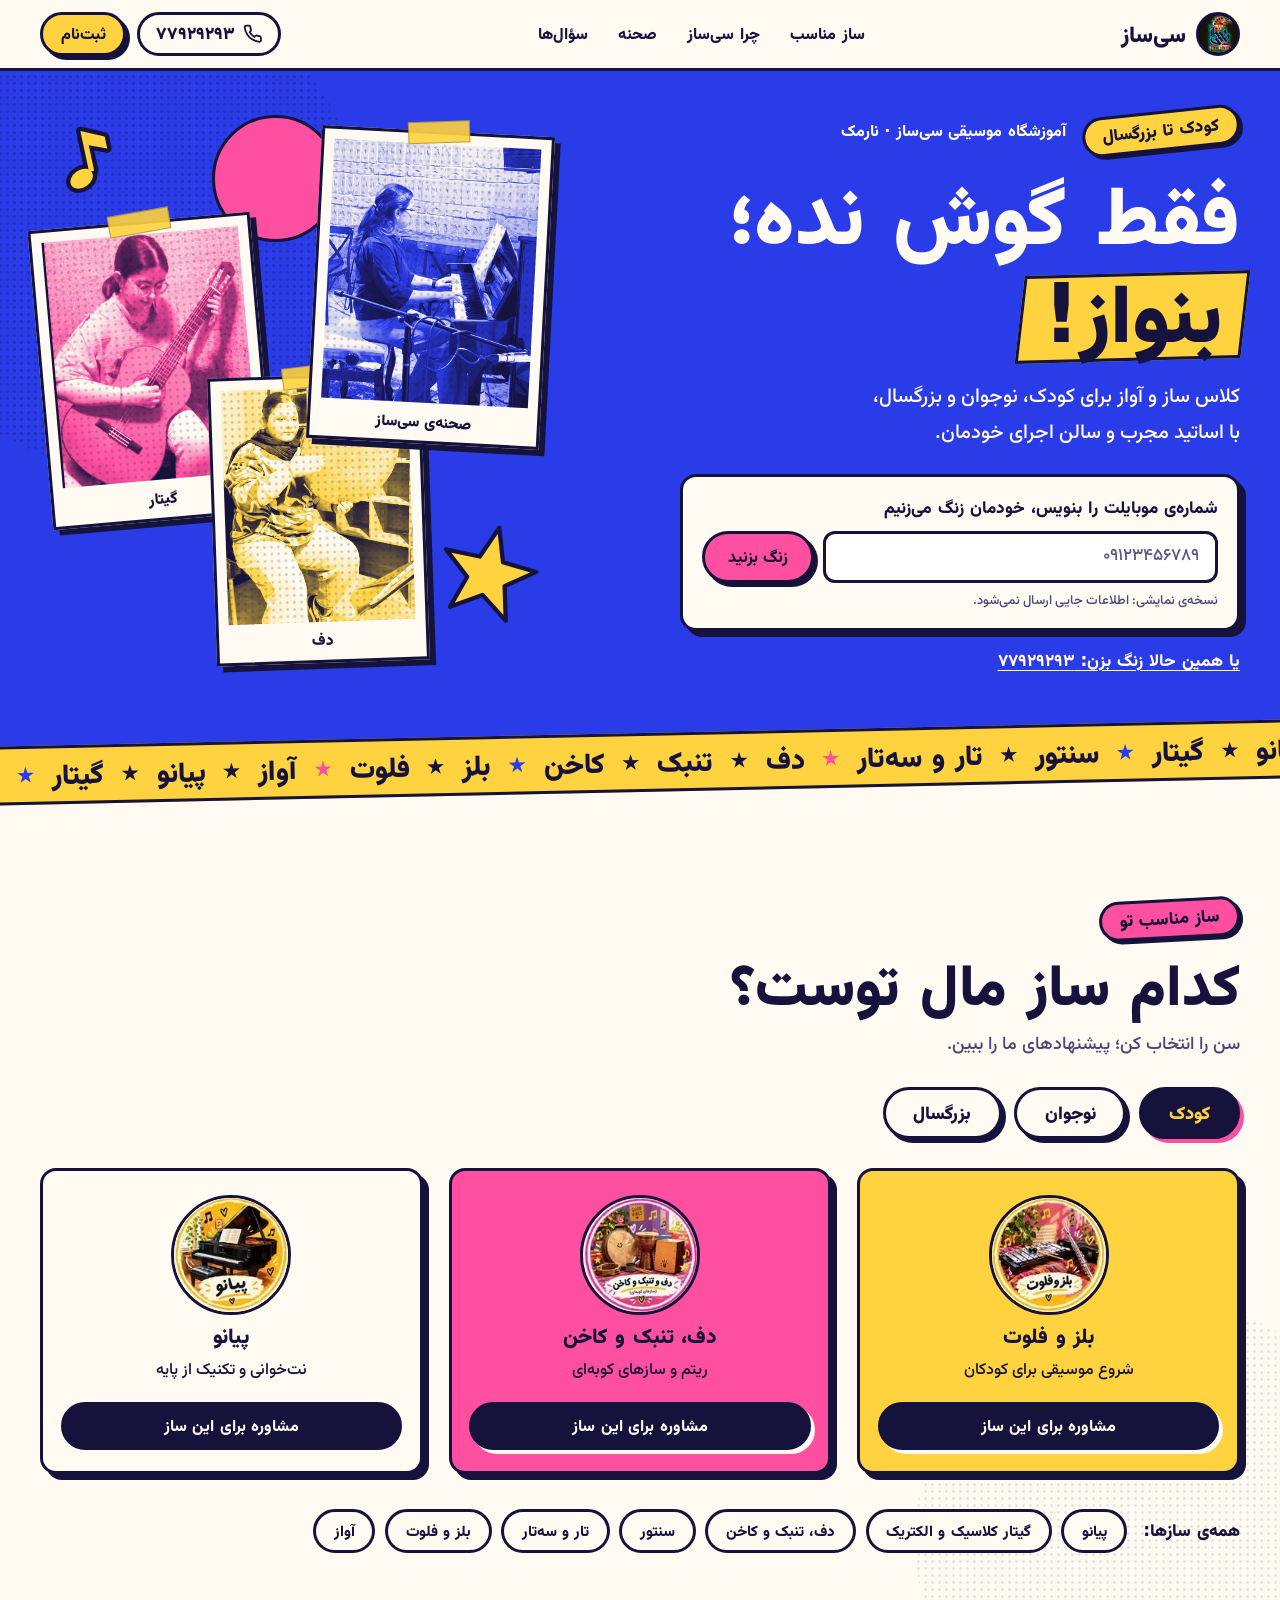
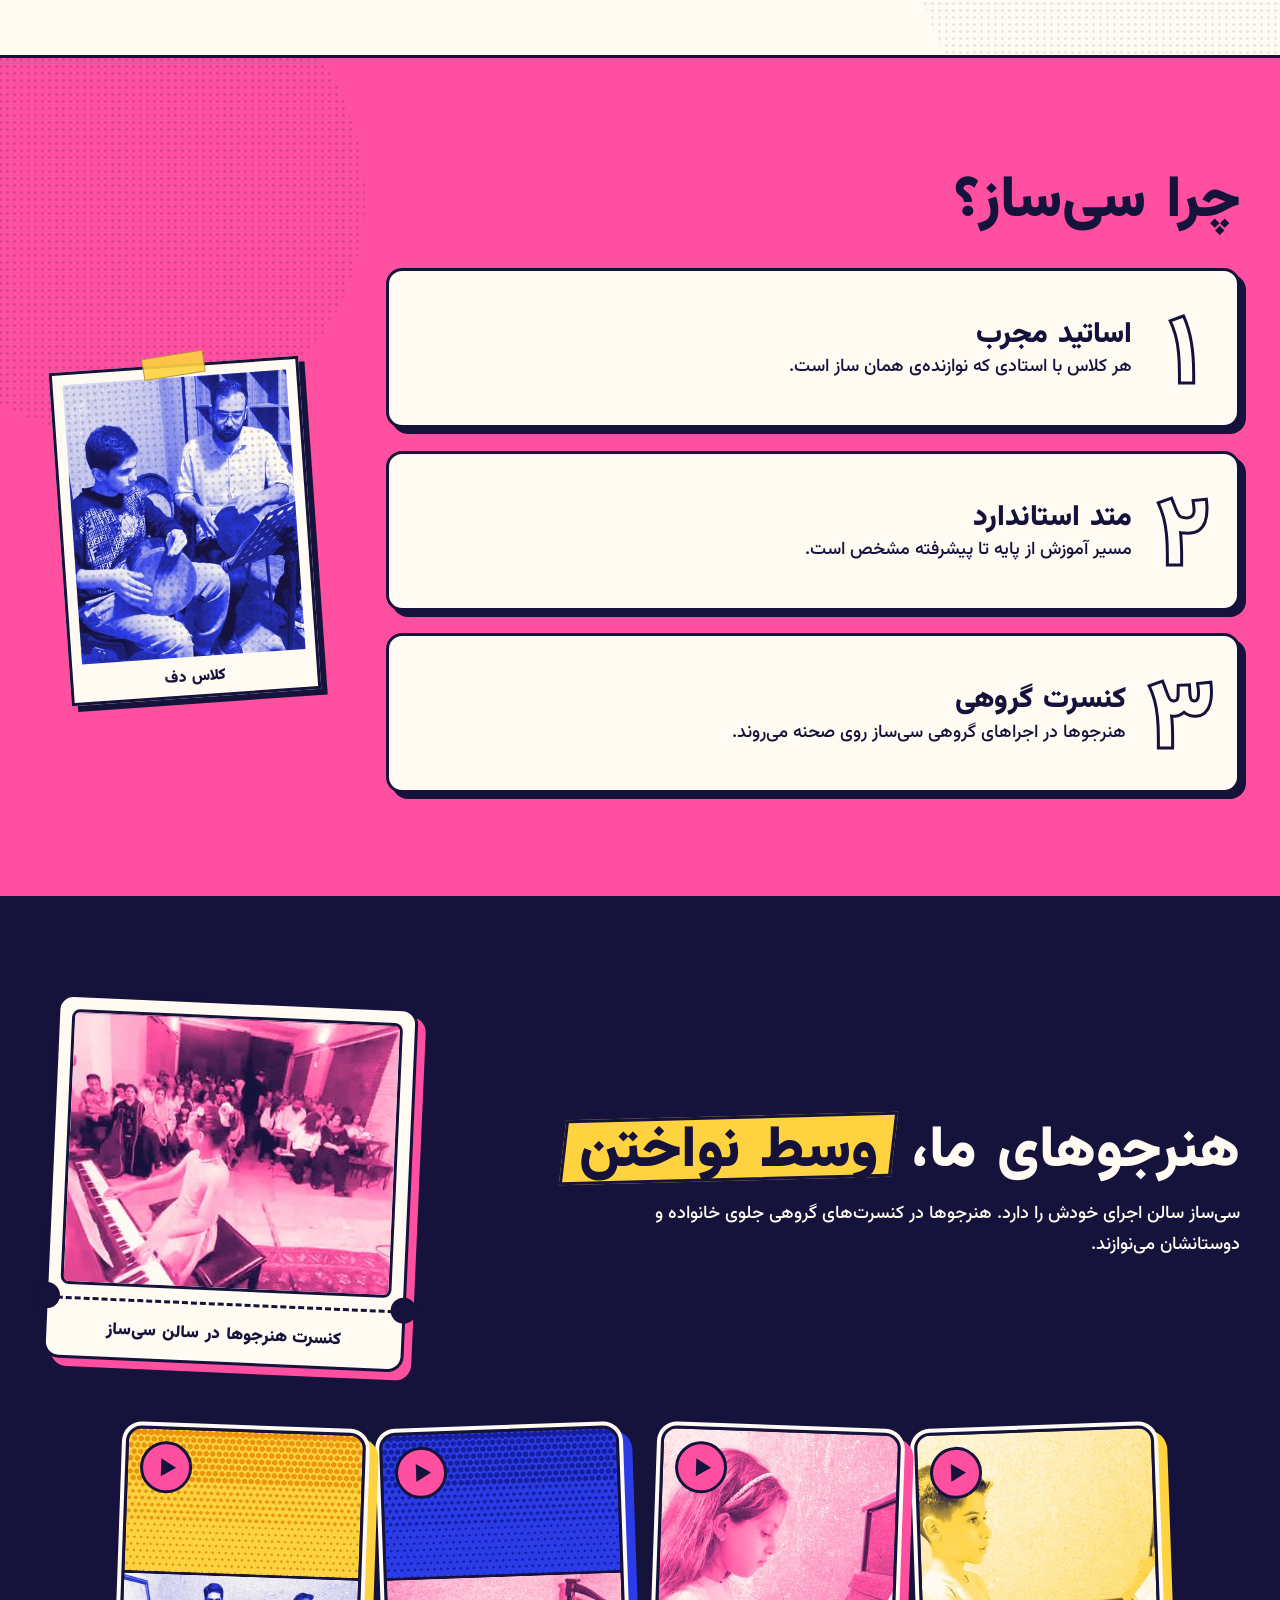
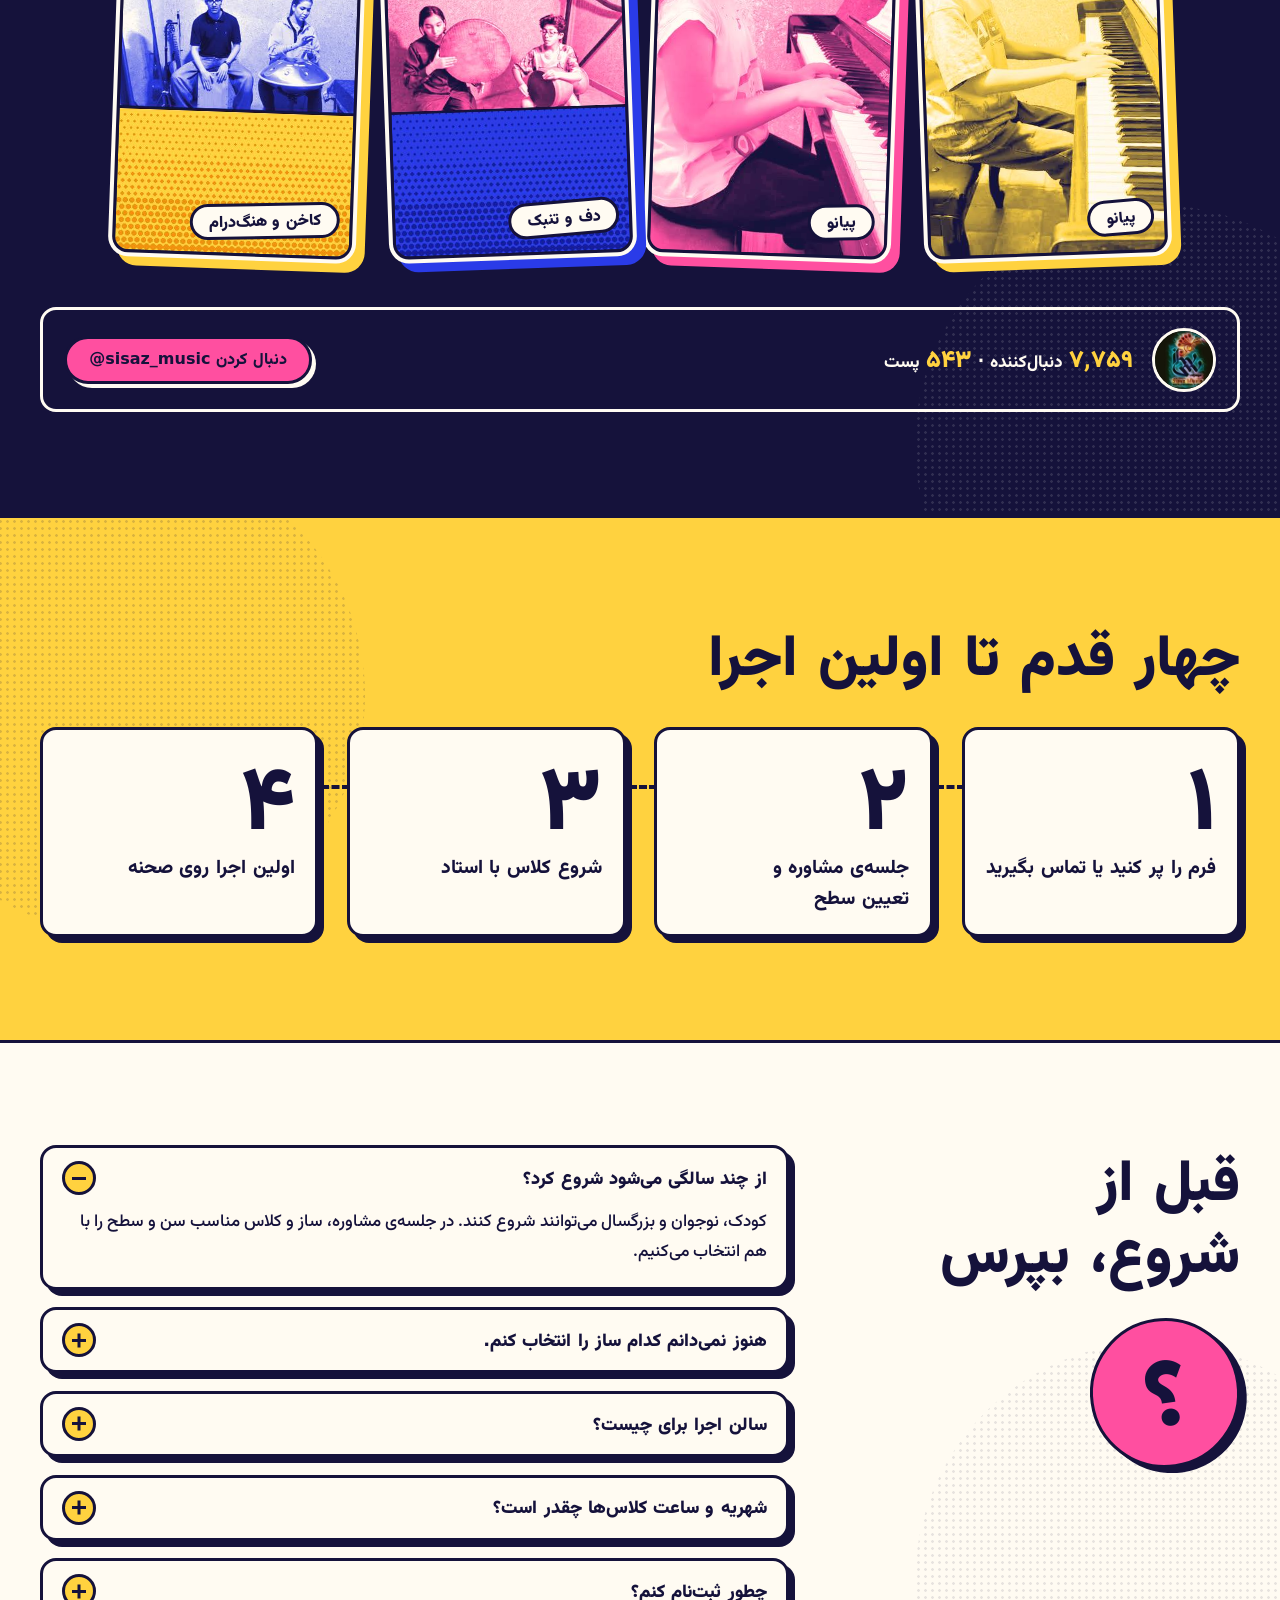
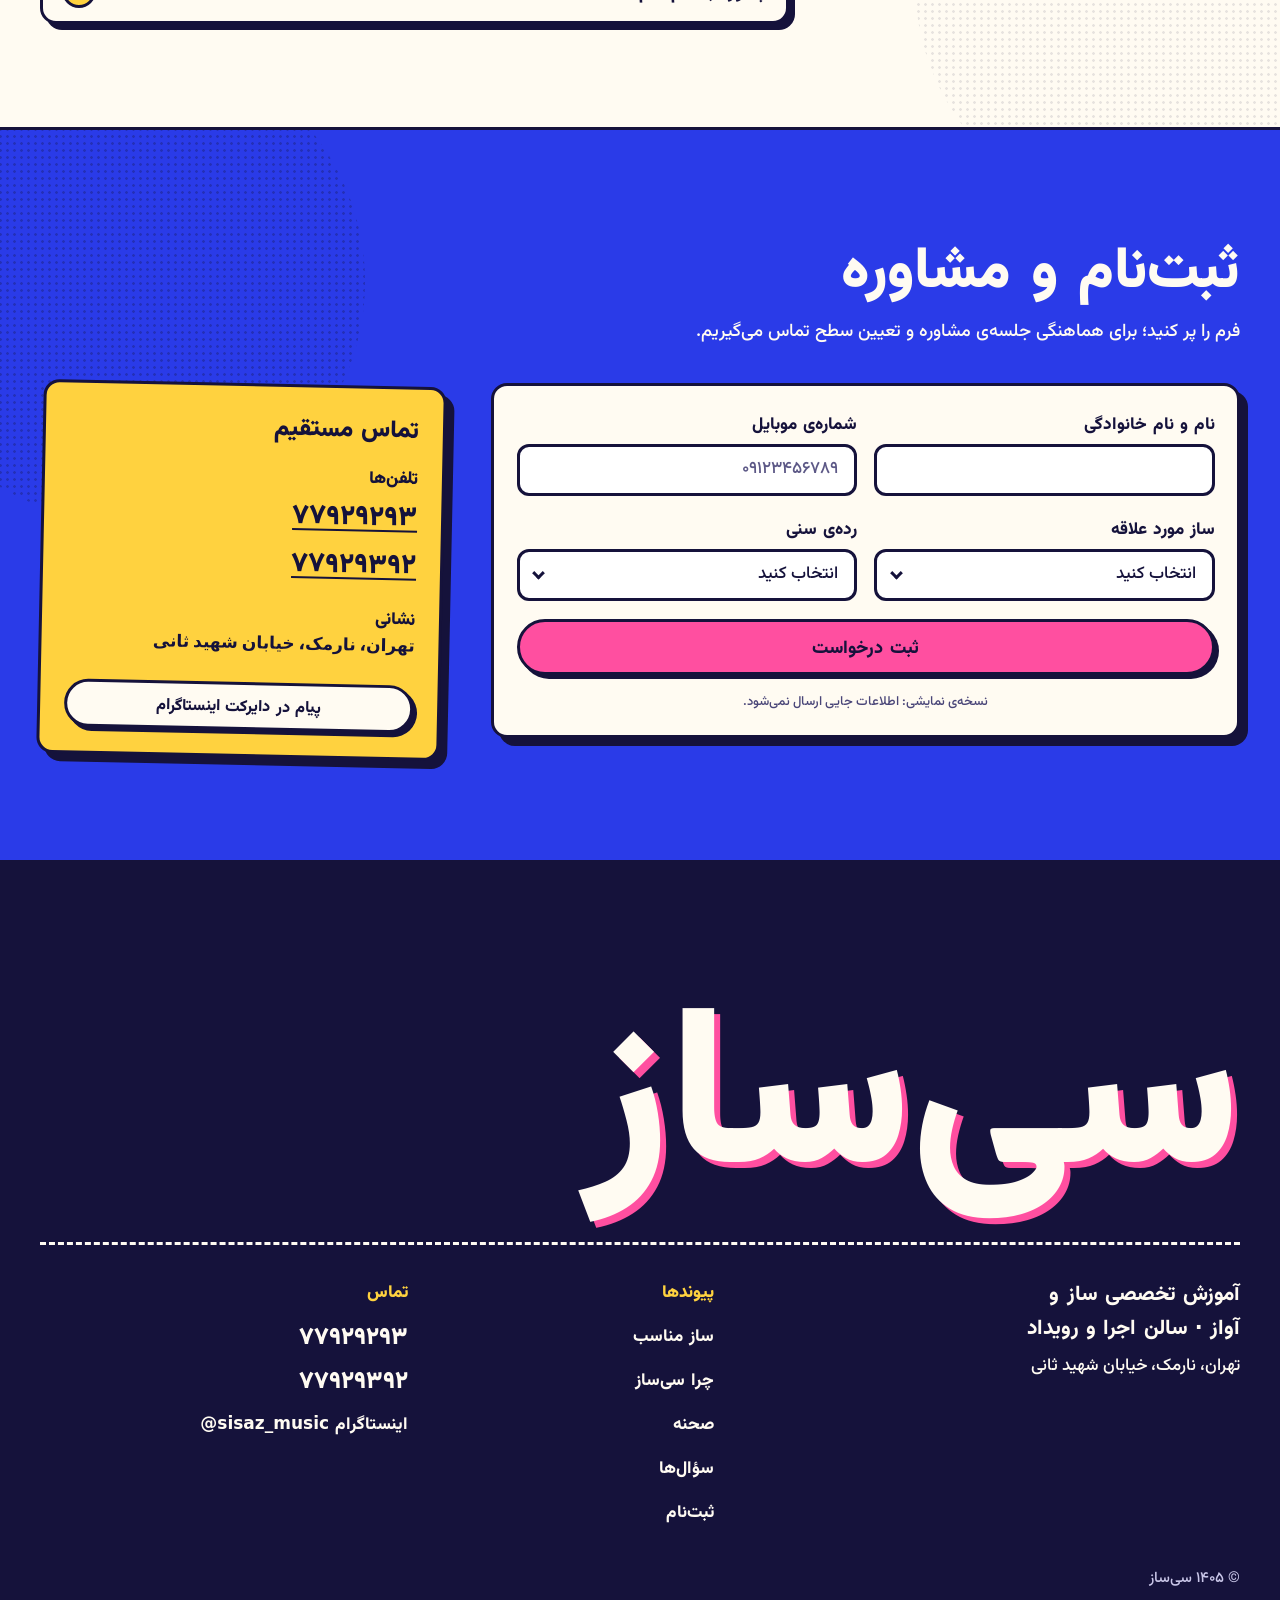
<file: v3/index.html>
<!DOCTYPE html>
<html lang="fa" dir="rtl">
<head>
<meta charset="utf-8">
<meta name="viewport" content="width=device-width, initial-scale=1">
<meta name="robots" content="noindex, nofollow">
<title>آموزشگاه موسیقی سی‌ساز | آموزش ساز و آواز در نارمک</title>
<meta name="description" content="آموزشگاه موسیقی سی‌ساز در نارمک تهران: آموزش تخصصی ساز و آواز برای کودک، نوجوان و بزرگسال با اساتید مجرب و سالن اجرای اختصاصی.">
<meta name="theme-color" content="#FFFBF2">
<link rel="icon" href="img/logo-128.png" type="image/png">
<link rel="preload" href="../fonts/vazirmatn-arabic-900-normal.woff2" as="font" type="font/woff2" crossorigin>
<link rel="preload" href="../fonts/vazirmatn-arabic-800-normal.woff2" as="font" type="font/woff2" crossorigin>
<link rel="preload" href="../fonts/vazirmatn-arabic-500-normal.woff2" as="font" type="font/woff2" crossorigin>
<link rel="stylesheet" href="styles.css">
<script src="app.js" defer></script>
</head>
<body>
<svg class="sprite" aria-hidden="true" focusable="false">
 <symbol id="i-phone" viewBox="0 0 24 24"><path d="M22 16.92v3a2 2 0 0 1-2.18 2 19.79 19.79 0 0 1-8.63-3.07 19.5 19.5 0 0 1-6-6 19.79 19.79 0 0 1-3.07-8.67A2 2 0 0 1 4.11 2h3a2 2 0 0 1 2 1.72 12.84 12.84 0 0 0 .7 2.81 2 2 0 0 1-.45 2.11L8.09 9.91a16 16 0 0 0 6 6l1.27-1.27a2 2 0 0 1 2.11-.45 12.84 12.84 0 0 0 2.81.7A2 2 0 0 1 22 16.92z"/></symbol>
 <symbol id="i-note" viewBox="0 0 64 80"><g fill="#15123B" stroke="#15123B" stroke-width="10" stroke-linejoin="round"><ellipse cx="20" cy="62" rx="14" ry="10" transform="rotate(-22 20 62)"/><path d="M30 56V8l26 12v14L36 26v30z"/></g><g fill="#FFD23F"><ellipse cx="20" cy="62" rx="14" ry="10" transform="rotate(-22 20 62)"/><path d="M30 56V8l26 12v14L36 26v30z"/></g></symbol>
 <symbol id="i-star" viewBox="0 0 100 100"><path d="M50 7l11.2 30.6 32.6 1.2-25.7 20.1L77 90.2 50 72 23 90.2l8.9-31.3L6.3 38.8l32.5-1.2z" fill="#FFD23F" stroke="#15123B" stroke-width="4" stroke-linejoin="round"/></symbol>
</svg>
<a class="skip" href="#main">رفتن به محتوای اصلی</a>

<header class="hd" id="hd">
 <div class="wrap hd__in">
  <a class="brand" href="#top" aria-label="سی‌ساز، بازگشت به بالای صفحه"><img src="img/logo-128.png" width="44" height="44" alt=""><span>سی‌ساز</span></a>
  <nav class="nav" id="nav" aria-label="ناوبری اصلی">
   <ul>
    <li><a href="#finder">ساز مناسب</a></li>
    <li><a href="#why">چرا سی‌ساز</a></li>
    <li><a href="#stage">صحنه</a></li>
    <li><a href="#faq">سؤال‌ها</a></li>
    <li class="nav__reg"><a href="#register">ثبت‌نام</a></li>
    <li class="nav__tel"><a href="tel:77929293">تماس: ۷۷۹۲۹۲۹۳</a></li>
   </ul>
  </nav>
  <a class="tel" href="tel:77929293"><svg class="ic-s" viewBox="0 0 24 24" aria-hidden="true"><use href="#i-phone"/></svg><span>۷۷۹۲۹۲۹۳</span></a>
  <a class="btn" href="#register">ثبت‌نام</a>
  <button class="bg" type="button" aria-expanded="false" aria-controls="nav" aria-label="منو"><i></i><i></i><i></i></button>
 </div>
</header>

<main id="main" tabindex="-1">

<section class="band band--blue hero" id="top" aria-labelledby="h1">
 <div class="wrap hero__in">
  <div class="hero__txt">
   <p class="tags"><span class="sticker">کودک تا بزرگسال</span><span class="eyebrow">آموزشگاه موسیقی سی‌ساز · نارمک</span></p>
   <h1 id="h1"><span class="l1">فقط گوش نده؛</span> <mark>بنواز!</mark></h1>
   <p class="lead">کلاس ساز و آواز برای کودک، نوجوان و بزرگسال، با اساتید مجرب و سالن اجرای خودمان.</p>
   <div class="lf">
    <form id="hero-form" method="dialog" novalidate>
     <label for="h-phone">شماره‌ی موبایلت را بنویس، خودمان زنگ می‌زنیم</label>
     <div class="lf__row">
      <input class="inp" id="h-phone" name="phone" type="tel" inputmode="numeric" autocomplete="tel" placeholder="۰۹۱۲۳۴۵۶۷۸۹" aria-describedby="h-phone-err">
      <button class="btn btn--p" type="submit">زنگ بزنید</button>
     </div>
     <p class="err" id="h-phone-err"></p>
     <p class="note">نسخه‌ی نمایشی: اطلاعات جایی ارسال نمی‌شود.</p>
    </form>
    <div class="done" id="h-done" hidden tabindex="-1">
     <p class="done__t">ثبت شد! به‌زودی با شما تماس می‌گیریم.</p>
     <p class="note">نسخه‌ی نمایشی: اطلاعات جایی ارسال نمی‌شود.</p>
     <button class="lnk" type="button" id="h-reset">ثبت شماره‌ی دیگر</button>
    </div>
   </div>
   <p class="callnow"><a href="tel:77929293">یا همین حالا زنگ بزن: ۷۷۹۲۹۲۹۳</a></p>
  </div>
  <div class="col">
   <span class="dot" aria-hidden="true"></span>
   <svg class="note" viewBox="0 0 64 80" aria-hidden="true"><use href="#i-note"/></svg>
   <figure class="pol p1"><img src="img/stage.jpg" width="360" height="450" alt="دختری پشت پیانو روی صحنه‌ی آجری" fetchpriority="high"><figcaption>صحنه‌ی سی‌ساز</figcaption></figure>
   <figure class="pol p2"><img src="img/guitar.jpg" width="360" height="450" alt="دختری با گیتار کلاسیک" fetchpriority="high"><figcaption>گیتار</figcaption></figure>
   <figure class="pol p3"><img src="img/daf.jpg" width="360" height="450" alt="دختری با دف" fetchpriority="high"><figcaption>دف</figcaption></figure>
   <svg class="star" viewBox="0 0 100 100" aria-hidden="true"><use href="#i-star"/></svg>
  </div>
 </div>
</section>

<div class="rb" aria-hidden="true"><div class="rb__band"><div class="rb__track">
 <span>پیانو</span><span>گیتار</span><span>سنتور</span><span>تار و سه‌تار</span><span>دف</span><span>تنبک</span><span>کاخن</span><span>بلز</span><span>فلوت</span><span>آواز</span><span>پیانو</span><span>گیتار</span><span>سنتور</span><span>تار و سه‌تار</span><span>دف</span><span>تنبک</span><span>کاخن</span><span>بلز</span><span>فلوت</span><span>آواز</span><span>پیانو</span><span>گیتار</span><span>سنتور</span><span>تار و سه‌تار</span><span>دف</span><span>تنبک</span><span>کاخن</span><span>بلز</span><span>فلوت</span><span>آواز</span><span>پیانو</span><span>گیتار</span><span>سنتور</span><span>تار و سه‌تار</span><span>دف</span><span>تنبک</span><span>کاخن</span><span>بلز</span><span>فلوت</span><span>آواز</span>
</div></div></div>

<section class="band band--paper fnd" id="finder" aria-labelledby="fnd-h">
 <div class="wrap">
  <p class="sticker sticker--p">ساز مناسب تو</p>
  <h2 id="fnd-h">کدام ساز مال توست؟</h2>
  <p class="sub">سن را انتخاب کن؛ پیشنهادهای ما را ببین.</p>
  <div class="tabs" role="tablist" aria-label="رده‌ی سنی">
   <button class="tab" type="button" role="tab" id="t-kid" aria-controls="p-kid" aria-selected="true">کودک</button>
   <button class="tab" type="button" role="tab" id="t-teen" aria-controls="p-teen" aria-selected="false" tabindex="-1">نوجوان</button>
   <button class="tab" type="button" role="tab" id="t-adult" aria-controls="p-adult" aria-selected="false" tabindex="-1">بزرگسال</button>
  </div>
  <div class="panel" role="tabpanel" id="p-kid" aria-labelledby="t-kid" data-age="کودک">
   <p class="pl">کودک</p>
   <ul class="cards">
    <li class="ic"><img src="../assets/instruments/bells-flute.jpg" width="150" height="150" alt="" loading="lazy"><h3>بلز و فلوت</h3><p>شروع موسیقی برای کودکان</p><a class="btn btn--k pf" href="#register">مشاوره برای این ساز</a></li>
    <li class="ic"><img src="../assets/instruments/daf-tombak-cajon.jpg" width="150" height="150" alt="" loading="lazy"><h3>دف، تنبک و کاخن</h3><p>ریتم و سازهای کوبه‌ای</p><a class="btn btn--k pf" href="#register">مشاوره برای این ساز</a></li>
    <li class="ic"><img src="../assets/instruments/piano.jpg" width="150" height="150" alt="" loading="lazy"><h3>پیانو</h3><p>نت‌خوانی و تکنیک از پایه</p><a class="btn btn--k pf" href="#register">مشاوره برای این ساز</a></li>
   </ul>
  </div>
  <div class="panel" role="tabpanel" id="p-teen" aria-labelledby="t-teen" data-age="نوجوان" hidden>
   <p class="pl">نوجوان</p>
   <ul class="cards">
    <li class="ic"><img src="../assets/instruments/guitar.jpg" width="150" height="150" alt="" loading="lazy"><h3>گیتار کلاسیک و الکتریک</h3><p>از اولین آکورد تا اجرای قطعه</p><a class="btn btn--k pf" href="#register">مشاوره برای این ساز</a></li>
    <li class="ic"><img src="../assets/instruments/piano.jpg" width="150" height="150" alt="" loading="lazy"><h3>پیانو</h3><p>نت‌خوانی، تکنیک و قطعه‌نوازی</p><a class="btn btn--k pf" href="#register">مشاوره برای این ساز</a></li>
    <li class="ic"><svg viewBox="0 0 96 96" width="120" height="120" aria-hidden="true"><circle cx="48" cy="48" r="46" fill="#FF4FA0"/><circle cx="48" cy="48" r="39" fill="#F8F4E6"/><rect x="37" y="17" width="22" height="38" rx="11" fill="#2A3BE8" stroke="#15123B" stroke-width="3.5"/><path d="M42 29h12M42 37h12M42 45h12" stroke="#FFFBF2" stroke-width="3" stroke-linecap="round"/><path d="M29 46v3a19 19 0 0 0 38 0v-3M48 68v11M38 79h20" fill="none" stroke="#15123B" stroke-width="4" stroke-linecap="round" stroke-linejoin="round"/><use href="#i-note" x="67" y="13" width="15" height="19"/><use href="#i-star" x="13" y="19" width="15" height="15"/></svg><h3>آواز</h3><p>تنفس، تکنیک صدا و اجرا</p><a class="btn btn--k pf" href="#register">مشاوره برای این ساز</a></li>
   </ul>
  </div>
  <div class="panel" role="tabpanel" id="p-adult" aria-labelledby="t-adult" data-age="بزرگسال" hidden>
   <p class="pl">بزرگسال</p>
   <ul class="cards">
    <li class="ic"><img src="../assets/instruments/santoor.jpg" width="150" height="150" alt="" loading="lazy"><h3>سنتور</h3><p>سنتور ایرانی با متد استاندارد</p><a class="btn btn--k pf" href="#register">مشاوره برای این ساز</a></li>
    <li class="ic"><img src="../assets/instruments/tar-setar.jpg" width="150" height="150" alt="" loading="lazy"><h3>تار و سه‌تار</h3><p>ردیف و موسیقی ایرانی</p><a class="btn btn--k pf" href="#register">مشاوره برای این ساز</a></li>
    <li class="ic"><img src="../assets/instruments/guitar.jpg" width="150" height="150" alt="" loading="lazy"><h3>گیتار کلاسیک و الکتریک</h3><p>از اولین آکورد تا اجرای قطعه</p><a class="btn btn--k pf" href="#register">مشاوره برای این ساز</a></li>
   </ul>
  </div>
  <div class="chips">
   <b id="all-h">همه‌ی سازها:</b>
   <ul aria-labelledby="all-h">
    <li><a class="chip pf" href="#register">پیانو</a></li>
    <li><a class="chip pf" href="#register">گیتار کلاسیک و الکتریک</a></li>
    <li><a class="chip pf" href="#register">دف، تنبک و کاخن</a></li>
    <li><a class="chip pf" href="#register">سنتور</a></li>
    <li><a class="chip pf" href="#register">تار و سه‌تار</a></li>
    <li><a class="chip pf" href="#register">بلز و فلوت</a></li>
    <li><a class="chip pf" href="#register">آواز</a></li>
   </ul>
  </div>
 </div>
</section>

<section class="band band--pink why" id="why" aria-labelledby="why-h">
 <div class="wrap why__in">
  <h2 id="why-h">چرا سی‌ساز؟</h2>
  <figure class="pol"><img src="img/teacher.jpg" width="360" height="450" alt="معلم و هنرجو با دف در کلاس" loading="lazy"><figcaption>کلاس دف</figcaption></figure>
  <ol class="why__list">
   <li class="nc"><span class="n" aria-hidden="true">۱</span><h3>اساتید مجرب</h3><p>هر کلاس با استادی که نوازنده‌ی همان ساز است.</p></li>
   <li class="nc"><span class="n" aria-hidden="true">۲</span><h3>متد استاندارد</h3><p>مسیر آموزش از پایه تا پیشرفته مشخص است.</p></li>
   <li class="nc"><span class="n" aria-hidden="true">۳</span><h3>کنسرت گروهی</h3><p>هنرجوها در اجراهای گروهی سی‌ساز روی صحنه می‌روند.</p></li>
  </ol>
 </div>
</section>

<section class="band band--ink stg" id="stage" aria-labelledby="stg-h">
 <div class="wrap">
  <div class="stg__top">
   <div>
    <h2 id="stg-h">هنرجوهای ما، <mark>وسط نواختن</mark></h2>
    <p>سی‌ساز سالن اجرای خودش را دارد. هنرجوها در کنسرت‌های گروهی جلوی خانواده و دوستانشان می‌نوازند.</p>
   </div>
   <figure class="tk"><img src="img/recital.jpg" width="361" height="299" alt="دختری پشت پیانو و تماشاگران پشت سر او" loading="lazy"><figcaption>کنسرت هنرجوها در سالن سی‌ساز</figcaption></figure>
  </div>
  <div class="reels" role="region" aria-label="ریلزهای اینستاگرام سی‌ساز" tabindex="0">
   <a class="reel" href="https://www.instagram.com/reel/Dc_NY76KKuQ/" target="_blank" rel="noopener"><img src="img/reel-piano-boy.jpg" width="361" height="640" alt="پسری پشت پیانو" loading="lazy"><span class="play" aria-hidden="true"></span><span class="tag">پیانو</span><span class="sr">، ریلز اینستاگرام (پنجره‌ی جدید)</span></a>
   <a class="reel" href="https://www.instagram.com/reel/DeB3XnQqa6O/" target="_blank" rel="noopener"><img src="img/reel-piano-girl.jpg" width="361" height="640" alt="دختری پشت پیانو" loading="lazy"><span class="play" aria-hidden="true"></span><span class="tag">پیانو</span><span class="sr">، ریلز اینستاگرام (پنجره‌ی جدید)</span></a>
   <a class="reel" href="https://www.instagram.com/reel/DemEP8pqzzC/" target="_blank" rel="noopener"><img src="img/reel-daf-tombak.jpg" width="360" height="640" alt="هنرجوها با دف و تنبک" loading="lazy"><span class="play" aria-hidden="true"></span><span class="tag">دف و تنبک</span><span class="sr">، ریلز اینستاگرام (پنجره‌ی جدید)</span></a>
   <a class="reel" href="https://www.instagram.com/reel/DdwLa_zqKTO/" target="_blank" rel="noopener"><img src="img/reel-cajon-handpan.jpg" width="360" height="640" alt="هنرجوها با کاخن و هنگ‌درام" loading="lazy"><span class="play" aria-hidden="true"></span><span class="tag">کاخن و هنگ‌درام</span><span class="sr">، ریلز اینستاگرام (پنجره‌ی جدید)</span></a>
  </div>
  <div class="fol">
   <img src="img/logo-128.png" width="64" height="64" alt="" loading="lazy">
   <p><strong>۷٬۷۵۹</strong> دنبال‌کننده · <strong>۵۴۳</strong> پست</p>
   <a class="btn btn--p" href="https://www.instagram.com/sisaz_music/" target="_blank" rel="noopener">دنبال کردن &lrm;@sisaz_music&lrm;<span class="sr"> (پنجره‌ی جدید)</span></a>
  </div>
 </div>
</section>

<section class="band band--yellow stp" id="steps" aria-labelledby="stp-h">
 <div class="wrap">
  <h2 id="stp-h">چهار قدم تا اولین اجرا</h2>
  <ol class="stp__l">
   <li class="sp"><b class="sn" aria-hidden="true">۱</b><p>فرم را پر کنید یا تماس بگیرید</p></li>
   <li class="sp"><b class="sn" aria-hidden="true">۲</b><p>جلسه‌ی مشاوره و تعیین سطح</p></li>
   <li class="sp"><b class="sn" aria-hidden="true">۳</b><p>شروع کلاس با استاد</p></li>
   <li class="sp"><b class="sn" aria-hidden="true">۴</b><p>اولین اجرا روی صحنه</p></li>
  </ol>
 </div>
</section>

<section class="band band--paper faq" id="faq" aria-labelledby="faq-h">
 <div class="wrap faq__in">
  <div class="faq__hd"><h2 id="faq-h">قبل از شروع، بپرس</h2><span class="qm" aria-hidden="true">؟</span></div>
  <div class="faq__l">
   <details class="qa" name="faq" open><summary>از چند سالگی می‌شود شروع کرد؟<span class="pm" aria-hidden="true"></span></summary><p>کودک، نوجوان و بزرگسال می‌توانند شروع کنند. در جلسه‌ی مشاوره، ساز و کلاس مناسب سن و سطح را با هم انتخاب می‌کنیم.</p></details>
   <details class="qa" name="faq"><summary>هنوز نمی‌دانم کدام ساز را انتخاب کنم.<span class="pm" aria-hidden="true"></span></summary><p>اشکالی ندارد. بالای همین صفحه سن را انتخاب کن تا پیشنهادها را ببینی، یا در فرم «هنوز مطمئن نیستم» را بزن؛ در جلسه‌ی مشاوره با هم تصمیم می‌گیریم.</p></details>
   <details class="qa" name="faq"><summary>سالن اجرا برای چیست؟<span class="pm" aria-hidden="true"></span></summary><p>هنرجوها در کنسرت‌های گروهی سی‌ساز روی صحنه می‌روند. اجرا کنار کلاس، بخشی از مسیر یادگیری است.</p></details>
   <details class="qa" name="faq"><summary>شهریه و ساعت کلاس‌ها چقدر است؟<span class="pm" aria-hidden="true"></span></summary><p>به ساز و دوره بستگی دارد و هنگام تماس یا در جلسه‌ی مشاوره اعلام می‌شود.</p></details>
   <details class="qa" name="faq"><summary>چطور ثبت‌نام کنم؟<span class="pm" aria-hidden="true"></span></summary><p>شماره‌ات را بالای صفحه بنویس یا فرم پایین را پر کن، یا با ۷۷۹۲۹۲۹۳ تماس بگیر. بعد از هماهنگی، جلسه‌ی مشاوره و تعیین سطح برگزار می‌شود.</p></details>
  </div>
 </div>
</section>

<section class="band band--blue reg" id="register" aria-labelledby="reg-h">
 <div class="wrap">
  <h2 id="reg-h">ثبت‌نام و مشاوره</h2>
  <p class="reg__p">فرم را پر کنید؛ برای هماهنگی جلسه‌ی مشاوره و تعیین سطح تماس می‌گیریم.</p>
  <div class="reg__in">
   <div class="fc" id="fc">
    <form id="reg-form" method="dialog" novalidate>
     <div class="fld"><label for="f-name">نام و نام خانوادگی</label><input class="inp" id="f-name" name="name" autocomplete="name" aria-describedby="f-name-err"><p class="err" id="f-name-err"></p></div>
     <div class="fld"><label for="f-phone">شماره‌ی موبایل</label><input class="inp" id="f-phone" name="phone" type="tel" inputmode="numeric" autocomplete="tel" placeholder="۰۹۱۲۳۴۵۶۷۸۹" aria-describedby="f-phone-err"><p class="err" id="f-phone-err"></p></div>
     <div class="fld"><label for="f-instrument">ساز مورد علاقه</label><div class="sel"><select class="inp" id="f-instrument" name="instrument" aria-describedby="f-instrument-err"><option value="">انتخاب کنید</option><option>پیانو</option><option>گیتار کلاسیک و الکتریک</option><option>دف، تنبک و کاخن</option><option>سنتور</option><option>تار و سه‌تار</option><option>بلز و فلوت</option><option>آواز</option><option>هنوز مطمئن نیستم</option></select></div><p class="err" id="f-instrument-err"></p></div>
     <div class="fld"><label for="f-age">رده‌ی سنی</label><div class="sel"><select class="inp" id="f-age" name="age" aria-describedby="f-age-err"><option value="">انتخاب کنید</option><option>کودک</option><option>نوجوان</option><option>بزرگسال</option></select></div><p class="err" id="f-age-err"></p></div>
     <button class="btn btn--p full" type="submit">ثبت درخواست</button>
     <p class="note full">نسخه‌ی نمایشی: اطلاعات جایی ارسال نمی‌شود.</p>
    </form>
    <div class="done" id="reg-done" hidden tabindex="-1">
     <p class="done__t">درخواست شما ثبت شد. برای هماهنگی تماس می‌گیریم.</p>
     <p class="note">نسخه‌ی نمایشی: اطلاعات جایی ارسال نمی‌شود.</p>
     <button class="btn" type="button" id="reg-reset">ثبت درخواست دیگر</button>
    </div>
   </div>
   <div class="cc">
    <h3>تماس مستقیم</h3>
    <dl>
     <dt>تلفن‌ها</dt>
     <dd><a href="tel:77929293">۷۷۹۲۹۲۹۳</a></dd>
     <dd><a href="tel:77929392">۷۷۹۲۹۳۹۲</a></dd>
     <dt>نشانی</dt>
     <dd><address>تهران، نارمک، خیابان شهید ثانی</address></dd>
    </dl>
    <a class="btn" href="https://ig.me/m/sisaz_music" target="_blank" rel="noopener">پیام در دایرکت اینستاگرام<span class="sr"> (پنجره‌ی جدید)</span></a>
   </div>
  </div>
 </div>
</section>

</main>

<footer class="ft">
 <div class="wrap">
  <p class="wm">سی‌ساز</p>
  <div class="ft__g">
   <div>
    <p class="tg">آموزش تخصصی ساز و آواز · سالن اجرا و رویداد</p>
    <address>تهران، نارمک، خیابان شهید ثانی</address>
   </div>
   <nav aria-label="پیوندهای پایین صفحه">
    <p class="fh">پیوندها</p>
    <ul>
     <li><a href="#finder">ساز مناسب</a></li>
     <li><a href="#why">چرا سی‌ساز</a></li>
     <li><a href="#stage">صحنه</a></li>
     <li><a href="#faq">سؤال‌ها</a></li>
     <li><a href="#register">ثبت‌نام</a></li>
    </ul>
   </nav>
   <div class="ft__tel">
    <p class="fh">تماس</p>
    <a href="tel:77929293">۷۷۹۲۹۲۹۳</a>
    <a href="tel:77929392">۷۷۹۲۹۳۹۲</a>
    <a href="https://www.instagram.com/sisaz_music/" target="_blank" rel="noopener">اینستاگرام &lrm;@sisaz_music&lrm;<span class="sr"> (پنجره‌ی جدید)</span></a>
   </div>
  </div>
  <p class="copy">© ۱۴۰۵ سی‌ساز</p>
 </div>
</footer>

<nav class="dock" id="dock" aria-label="دسترسی سریع">
 <a class="btn" href="tel:77929293"><svg class="ic-s" viewBox="0 0 24 24" aria-hidden="true"><use href="#i-phone"/></svg>تماس بگیرید</a>
 <a class="btn btn--p" href="#register">ثبت‌نام</a>
</nav>
</body>
</html>
</file>
<file: styles.css>
/* ==========================================================
   Sisaz Music School — demo home page
   Tokens come from the school's highlight covers + logo.
   ========================================================== */

/* ---------- Fonts (local only) ---------- */
@font-face{font-family:"Vazirmatn";font-weight:400;font-style:normal;font-display:swap;src:url("fonts/vazirmatn-latin-400-normal.woff2") format("woff2");unicode-range:U+0000-00FF,U+0131,U+0152-0153,U+02BB-02BC,U+02C6,U+02DA,U+02DC,U+0304,U+0308,U+0329,U+2000-206F,U+20AC,U+2122,U+2191,U+2193,U+2212,U+2215,U+FEFF,U+FFFD}
@font-face{font-family:"Vazirmatn";font-weight:500;font-style:normal;font-display:swap;src:url("fonts/vazirmatn-latin-500-normal.woff2") format("woff2");unicode-range:U+0000-00FF,U+0131,U+0152-0153,U+02BB-02BC,U+02C6,U+02DA,U+02DC,U+0304,U+0308,U+0329,U+2000-206F,U+20AC,U+2122,U+2191,U+2193,U+2212,U+2215,U+FEFF,U+FFFD}
@font-face{font-family:"Vazirmatn";font-weight:700;font-style:normal;font-display:swap;src:url("fonts/vazirmatn-latin-700-normal.woff2") format("woff2");unicode-range:U+0000-00FF,U+0131,U+0152-0153,U+02BB-02BC,U+02C6,U+02DA,U+02DC,U+0304,U+0308,U+0329,U+2000-206F,U+20AC,U+2122,U+2191,U+2193,U+2212,U+2215,U+FEFF,U+FFFD}
@font-face{font-family:"Vazirmatn";font-weight:400;font-style:normal;font-display:swap;src:url("fonts/vazirmatn-arabic-400-normal.woff2") format("woff2");unicode-range:U+0600-06FF,U+0750-077F,U+0870-088E,U+0890-0891,U+0897-08E1,U+08E3-08FF,U+200C-200E,U+2010-2011,U+204F,U+2E41,U+FB50-FDFF,U+FE70-FE74,U+FE76-FEFC}
@font-face{font-family:"Vazirmatn";font-weight:500;font-style:normal;font-display:swap;src:url("fonts/vazirmatn-arabic-500-normal.woff2") format("woff2");unicode-range:U+0600-06FF,U+0750-077F,U+0870-088E,U+0890-0891,U+0897-08E1,U+08E3-08FF,U+200C-200E,U+2010-2011,U+204F,U+2E41,U+FB50-FDFF,U+FE70-FE74,U+FE76-FEFC}
@font-face{font-family:"Vazirmatn";font-weight:700;font-style:normal;font-display:swap;src:url("fonts/vazirmatn-arabic-700-normal.woff2") format("woff2");unicode-range:U+0600-06FF,U+0750-077F,U+0870-088E,U+0890-0891,U+0897-08E1,U+08E3-08FF,U+200C-200E,U+2010-2011,U+204F,U+2E41,U+FB50-FDFF,U+FE70-FE74,U+FE76-FEFC}
@font-face{font-family:"Vazirmatn";font-weight:800;font-style:normal;font-display:swap;src:url("fonts/vazirmatn-arabic-800-normal.woff2") format("woff2");unicode-range:U+0600-06FF,U+0750-077F,U+0870-088E,U+0890-0891,U+0897-08E1,U+08E3-08FF,U+200C-200E,U+2010-2011,U+204F,U+2E41,U+FB50-FDFF,U+FE70-FE74,U+FE76-FEFC}
@font-face{font-family:"Vazirmatn";font-weight:900;font-style:normal;font-display:swap;src:url("fonts/vazirmatn-arabic-900-normal.woff2") format("woff2");unicode-range:U+0600-06FF,U+0750-077F,U+0870-088E,U+0890-0891,U+0897-08E1,U+08E3-08FF,U+200C-200E,U+2010-2011,U+204F,U+2E41,U+FB50-FDFF,U+FE70-FE74,U+FE76-FEFC}
@font-face{font-family:"Noto Nastaliq Urdu";font-weight:400;font-style:normal;font-display:swap;src:url("fonts/noto-nastaliq-urdu-arabic-400-normal.woff2") format("woff2")}
@font-face{font-family:"Noto Nastaliq Urdu";font-weight:700;font-style:normal;font-display:swap;src:url("fonts/noto-nastaliq-urdu-arabic-700-normal.woff2") format("woff2")}

/* ---------- Tokens ---------- */
:root{
  --paper:#F8F4E6;
  --card:#FFFDF6;
  --ink:#10292B;
  --ink-soft:#46605F;
  --teal:#1F7A77;
  --teal-deep:#17615F;   /* teal for small text: AA on paper and on teal-tint */
  --teal-tint:#E3EEE9;
  --saffron:#EDAD25;
  --magenta:#C269A9;
  --coral:#E8643A;
  --night:#0E1F21;
  --on-night-soft:#B9C8C4;
  --field-line:#7C918D;
  --err:#B3261E;
  --shadow:0 18px 40px -24px rgba(16,41,43,.35);
  --f-body:"Vazirmatn","Segoe UI",Tahoma,system-ui,sans-serif;
  --f-nastaliq:"Noto Nastaliq Urdu","Vazirmatn",serif;
  --wrap:1200px;
  --gutter:20px;
  --header-h:64px;
}

/* ---------- Base ---------- */
*,*::before,*::after{box-sizing:border-box}
html{scroll-behavior:smooth;scroll-padding-top:calc(var(--header-h) + 12px);-webkit-text-size-adjust:100%;text-size-adjust:100%}
body{
  margin:0;background:var(--paper);color:var(--ink);
  font:400 17px/1.9 var(--f-body);
  -webkit-font-smoothing:antialiased;text-rendering:optimizeLegibility;
}
h1,h2,h3,p,ul,ol,figure,address{margin:0;padding:0}
p{text-wrap:pretty}
h2{text-wrap:balance}
[hidden]{display:none!important}
ul,ol{list-style:none}
address{font-style:normal}
img,svg{display:block;max-width:100%}
a{color:inherit}
button,input,select{font:inherit;color:inherit}
::selection{background:var(--saffron);color:var(--ink)}

/* Subtle paper grain over everything */
body::before{
  content:"";position:fixed;inset:0;z-index:200;pointer-events:none;opacity:.05;
  background-image:url("data:image/svg+xml,%3Csvg xmlns='http://www.w3.org/2000/svg' width='220' height='220'%3E%3Cfilter id='n'%3E%3CfeTurbulence type='fractalNoise' baseFrequency='.8' numOctaves='2' stitchTiles='stitch'/%3E%3CfeColorMatrix values='0 0 0 0 .06 0 0 0 0 .16 0 0 0 0 .17 0 0 0 1.4 -.2'/%3E%3C/filter%3E%3Crect width='100%25' height='100%25' filter='url(%23n)'/%3E%3C/svg%3E");
  background-size:220px 220px;
}

:focus-visible{outline:3px solid var(--teal);outline-offset:3px}
.on-night :focus-visible,.contact :focus-visible{outline-color:var(--saffron)}
.contact :focus-visible{outline-color:var(--paper)}

.skip{
  position:absolute;top:-80px;inset-inline-start:12px;z-index:300;
  padding:10px 20px;border-radius:999px;background:var(--ink);color:var(--paper);
  font-weight:700;text-decoration:none;
}
.skip:focus{top:12px}

.wrap{width:min(100% - var(--gutter) * 2,var(--wrap));margin-inline:auto}

/* One spacing rule for every content section */
.section{padding-block:clamp(72px,9vw,128px)}

/* ---------- Shared type ---------- */
h2{font-weight:900;font-size:clamp(1.75rem,3.4vw,2.65rem);line-height:1.55}
.eyebrow{
  display:inline-flex;align-items:center;gap:10px;
  padding:4px 16px 4px 18px;border-radius:999px;
  background:var(--teal-tint);color:var(--teal-deep);
  font-weight:700;font-size:14px;line-height:1.8;
}
.eyebrow::before{content:"";width:8px;height:8px;border-radius:50%;background:var(--teal);flex:none}
.eyebrow--night{background:rgba(237,173,37,.12);color:var(--saffron)}
.eyebrow--night::before{background:var(--saffron)}

.section-head{display:grid;gap:14px;justify-items:start}
.section-head p:not(.eyebrow){color:var(--ink-soft);max-width:34em}
.section-head--center{justify-items:center;text-align:center}

/* ---------- Buttons ---------- */
.btn{
  display:inline-flex;align-items:center;justify-content:center;gap:10px;
  min-height:54px;padding:0 30px;border-radius:999px;border:2px solid transparent;
  font-weight:700;font-size:17px;line-height:1.2;text-decoration:none;cursor:pointer;white-space:nowrap;
  transition:translate .25s ease,background-color .25s ease,color .25s ease,border-color .25s ease,box-shadow .25s ease;
}
.btn--sm{min-height:44px;padding:0 22px;font-size:15px}
.btn--block{width:100%}
.btn--coral{background:var(--coral);color:var(--ink);box-shadow:0 14px 26px -16px rgba(232,100,58,.9)}
.btn--coral:hover{background:#EE7549;translate:0 -2px;box-shadow:0 18px 28px -16px rgba(232,100,58,.95)}
.btn--line{border-color:var(--ink);color:var(--ink);background:transparent}
.btn--line:hover{background:var(--ink);color:var(--paper)}
.btn--cream{background:var(--paper);color:var(--ink)}
.btn--cream:hover{background:#fff;translate:0 -2px}
.btn--cream-line{border-color:var(--paper);color:var(--paper);background:transparent}
.btn--cream-line:hover{background:var(--paper);color:var(--night)}

/* ---------- Header ---------- */
.site-header{
  position:sticky;top:0;z-index:100;height:var(--header-h);margin-bottom:calc(var(--header-h) * -1);
  transition:background-color .3s ease,box-shadow .3s ease;
}
.site-header.is-scrolled{
  background:rgba(248,244,230,.88);
  -webkit-backdrop-filter:blur(14px) saturate(1.2);backdrop-filter:blur(14px) saturate(1.2);
  box-shadow:0 1px 0 rgba(16,41,43,.12);
}
.site-header__bar{height:100%;display:flex;align-items:center;gap:20px}

.brand{display:flex;align-items:center;gap:12px;text-decoration:none;flex:none}
.brand__logo{width:44px;height:44px;border-radius:50%;object-fit:cover;box-shadow:0 6px 14px -6px rgba(16,41,43,.5)}
.brand__text{display:flex;flex-direction:column}
.brand__text strong{font-weight:900;font-size:21px;line-height:1.35}
.brand__text small{font-size:14px;line-height:1.4;color:var(--ink-soft)}

.nav{margin-inline:auto}
.nav ul{display:flex;gap:4px}
.nav a{
  display:block;padding:6px 16px;border-radius:999px;
  font-weight:500;font-size:16px;line-height:1.8;text-decoration:none;
  transition:background-color .2s ease,color .2s ease;
}
.nav a:hover{background:var(--teal-tint);color:var(--teal-deep)}
.nav__phone{display:none}

.header-actions{display:flex;align-items:center;gap:12px}
.phone-pill{
  display:none;align-items:center;gap:8px;min-height:44px;padding:0 18px;border-radius:999px;
  border:1.5px solid rgba(16,41,43,.22);font-weight:700;font-size:16px;line-height:1;text-decoration:none;color:var(--ink);
  transition:border-color .2s ease,background-color .2s ease;
}
.phone-pill svg{color:var(--teal)}
.phone-pill:hover{border-color:var(--ink);background:rgba(255,253,246,.7)}
.nav-toggle{
  display:none;width:44px;height:44px;border-radius:50%;padding:0;cursor:pointer;
  border:1.5px solid rgba(16,41,43,.22);background:transparent;place-items:center;
}
.nav-toggle__bars{display:grid;gap:5px;width:18px}
.nav-toggle__bars i{display:block;height:2px;border-radius:2px;background:var(--ink);transition:transform .25s ease,opacity .2s ease}
.nav-toggle[aria-expanded="true"] .nav-toggle__bars i:nth-child(1){transform:translateY(7px) rotate(45deg)}
.nav-toggle[aria-expanded="true"] .nav-toggle__bars i:nth-child(2){opacity:0}
.nav-toggle[aria-expanded="true"] .nav-toggle__bars i:nth-child(3){transform:translateY(-7px) rotate(-45deg)}

/* ---------- Hero ---------- */
.hero{
  position:relative;min-height:min(100svh,780px);padding-top:var(--header-h);
  display:flex;align-items:center;overflow:clip;
}
.hero__grid{width:min(100% - var(--gutter) * 2,var(--wrap));display:grid;gap:28px;padding-block:20px 48px;align-items:center}
.hero__art{order:-1;container-type:inline-size;position:relative}
.hero__copy{display:flex;flex-direction:column;align-items:center;text-align:center}

.hero h1{
  font-family:var(--f-nastaliq);font-weight:700;
  font-size:clamp(2.5rem,5.2vw,4.4rem);line-height:2;color:var(--ink);
  margin-top:6px;
}
.h1-line{display:block;width:max-content;max-width:100%;margin-inline:auto;padding-inline:.06em}
.h1-line em{font-style:normal;color:var(--teal)}
.swash{width:180px;height:auto;margin:6px auto 8px;overflow:visible}
.hero__lead{max-width:30em;margin-top:14px;color:var(--ink-soft)}
.hero__cta{display:flex;flex-direction:column;gap:12px;width:100%;margin-top:28px}
.proof{display:flex;align-items:center;justify-content:center;gap:14px;margin-top:28px;text-align:start}
.proof__faces{display:flex;flex:none}
.proof__faces img{
  width:36px;height:36px;border-radius:50%;object-fit:cover;border:2px solid var(--paper);
  margin-inline-start:-10px;
}
.proof__faces img:first-child{margin-inline-start:0}
.proof p{font-size:15px;line-height:1.7;color:var(--ink-soft)}

/* Arch frames — Persian pointed arch (طاق) */
.arch{position:relative;aspect-ratio:9/15;--shade:var(--teal)}
.arch__shade{position:absolute;inset:0;background:var(--shade);clip-path:url(#arch);transform:translate(calc(var(--off,14px) * -1),var(--off,14px))}
.arch img{position:absolute;inset:0;width:100%;height:100%;object-fit:cover;clip-path:url(#arch);background:var(--teal-tint)}
.arch__cap{
  position:absolute;bottom:18px;left:50%;translate:-50% 0;
  padding:3px 16px;border-radius:999px;background:#fff;color:var(--ink);
  font-weight:700;font-size:14px;line-height:1.8;white-space:nowrap;
  box-shadow:0 8px 18px -8px rgba(16,41,43,.45);
}

/* Hero cluster: sizes follow the width of the art column */
.cluster{
  --off:10px;
  --side-max:118px;--mid-max:150px;
  --avail:calc(100cqw - var(--off));
  --side:min(var(--side-max),calc(var(--avail) * .285));
  --mid:min(var(--mid-max),calc(var(--avail) * .355));
  --gap:min(30px,3.6cqw);
  position:relative;width:max-content;max-width:100%;margin-inline:auto;
  display:flex;align-items:flex-start;gap:var(--gap);
  padding:0 0 var(--off) var(--off);
}
.cluster::before{
  content:"";position:absolute;z-index:-1;left:50%;top:50%;width:112%;aspect-ratio:1;translate:-50% -50%;
  background:radial-gradient(closest-side,var(--teal-tint) 0,rgba(227,238,233,.55) 62%,rgba(227,238,233,0) 100%);
  border-radius:50%;
}
.cluster .arch:nth-child(1){width:var(--side);margin-top:calc(var(--side) * .21)}
.cluster .arch:nth-child(2){width:var(--mid)}
.cluster .arch:nth-child(3){width:var(--side);margin-top:calc(var(--side) * .46)}
.cluster .arch__cap{display:none}

/* Hero motion states (JS only) */
.js .h1-line{clip-path:inset(-40% -10% -40% 110%)}
.js .hero__fade{opacity:0}
.js .hero .arch{opacity:0;transform:translateY(40px)}
.js .swash__a,.js .swash__b{stroke-dasharray:1;stroke-dashoffset:1}
.js .swash__head{opacity:0;transform-box:fill-box;transform-origin:center;transform:scale(.3)}

.is-ready .h1-line{animation:ink 1s cubic-bezier(.65,0,.35,1) forwards}
.is-ready .h1-line:nth-child(2){animation-delay:.5s}
.is-ready .swash__a{animation:draw .7s cubic-bezier(.65,0,.35,1) 1.5s forwards}
.is-ready .swash__b{animation:draw .5s cubic-bezier(.65,0,.35,1) 1.8s forwards}
.is-ready .swash__head{animation:pop .35s ease-out 2.1s forwards}
.is-ready .hero__fade{animation:fadeup .7s ease-out var(--fd,0s) forwards}
.is-ready .hero .arch{animation:rise .9s cubic-bezier(.22,.8,.3,1) forwards;animation-delay:calc(.15s + var(--i,0) * .15s)}

@keyframes ink{from{clip-path:inset(-40% -10% -40% 110%)}to{clip-path:inset(-40% -10% -40% -10%)}}
@keyframes draw{to{stroke-dashoffset:0}}
@keyframes pop{to{opacity:1;transform:scale(1)}}
@keyframes fadeup{from{opacity:0;transform:translateY(12px)}to{opacity:1;transform:none}}
@keyframes rise{from{opacity:0;transform:translateY(40px)}to{opacity:1;transform:none}}

/* ---------- Scroll reveal ---------- */
.reveal{transition:opacity .7s ease var(--d,0s),transform .7s ease var(--d,0s)}
.js .reveal{opacity:0;transform:translateY(16px)}
.js .reveal.is-in{opacity:1;transform:none}

/* ---------- Instruments ---------- */
.cards{display:grid;grid-template-columns:repeat(2,minmax(0,1fr));gap:14px;margin-top:clamp(36px,5vw,56px)}
.card{
  display:flex;flex-direction:column;align-items:center;text-align:center;
  padding:22px 12px 22px;border-radius:28px;background:var(--card);
  border:1px solid rgba(16,41,43,.06);box-shadow:var(--shadow);
  transition:translate .3s ease,box-shadow .3s ease,opacity .7s ease var(--d,0s),transform .7s ease var(--d,0s);
}
.card:hover,.card:focus-within{translate:0 -4px;box-shadow:0 26px 44px -24px rgba(16,41,43,.4)}
.card__media{
  width:92px;height:92px;border-radius:50%;object-fit:cover;margin-bottom:14px;flex:none;
  transition:transform .3s ease;
}
.card:hover .card__media,.card:focus-within .card__media{transform:rotate(-4deg)}
.card h3{font-weight:800;font-size:1.1rem;line-height:1.6}
.card p{margin-top:2px;font-size:15px;line-height:1.75;color:var(--ink-soft)}
.card--ask{background:transparent;border:2px dashed var(--teal);box-shadow:none}
.card--ask:hover,.card--ask:focus-within{box-shadow:none;background:rgba(227,238,233,.5)}
.card__media--ask{
  display:grid;place-items:center;background:var(--teal-tint);color:var(--teal-deep);
  font-weight:900;font-size:44px;line-height:1;padding-top:6px;
}
.card__link{
  display:inline-flex;align-items:center;gap:8px;margin-top:6px;padding:0 4px;
  font-weight:700;font-size:16px;line-height:1.7;color:var(--teal-deep);text-decoration:none;
  border-bottom:2px solid var(--teal);transition:color .2s ease,gap .2s ease;
}
.card__link:hover{color:var(--ink);gap:12px}

/* ---------- Why ---------- */
.why__box{
  display:grid;gap:36px;align-items:center;
  padding:clamp(28px,5.5vw,76px);border-radius:40px;background:var(--teal-tint);
}
.why__art{display:grid;place-items:center;padding:0 0 14px 14px}
.why__art .arch{width:min(100%,250px)}
.why__copy{display:grid;gap:14px;justify-items:start}
.why .eyebrow{background:var(--card)}
.why__lead{color:var(--ink-soft);max-width:32em}
.why__list{display:grid;gap:22px;margin-top:14px}
.why__list li{display:flex;align-items:flex-start;gap:16px}
.why__list h3{font-weight:800;font-size:1.1rem;line-height:1.7}
.why__list p{font-size:16px;line-height:1.8;color:var(--ink-soft)}
.ico{flex:none;display:grid;place-items:center;width:48px;height:48px;border-radius:50%}
.ico--teal{background:var(--teal);color:var(--paper)}
.ico--saffron{background:var(--saffron);color:var(--ink)}
.ico--magenta{background:var(--magenta);color:var(--ink)}

/* ---------- Stage ---------- */
.stage{
  background-color:var(--night);color:var(--paper);
  background-image:radial-gradient(ellipse at 50% -10%,rgba(237,173,37,.25),transparent 60%);
}
.stage__grid{display:grid;gap:40px;align-items:center}
.stage__copy{display:grid;gap:14px;justify-items:start}
.stage h2{
  font-family:var(--f-nastaliq);font-weight:700;color:var(--paper);
  font-size:clamp(2.1rem,4.4vw,3.5rem);line-height:2.05;padding-block:.05em;
}
.stage__copy p:not(.eyebrow){color:var(--on-night-soft);max-width:30em}
.stage__photo{justify-self:center;width:min(100%,420px)}
.stage__photo img{
  width:100%;height:auto;border-radius:24px;
  box-shadow:0 0 0 1px rgba(237,173,37,.28),0 28px 70px -28px rgba(237,173,37,.5);
}
.stage__photo figcaption{margin-top:14px;text-align:center;font-size:15px;line-height:1.7;color:var(--on-night-soft)}
.stage__sub{
  margin-top:clamp(56px,7vw,88px);margin-bottom:26px;text-align:center;
  font-weight:800;font-size:1.25rem;line-height:1.6;
}

.reels{
  display:flex;gap:14px;overflow-x:auto;scroll-snap-type:x mandatory;
  margin-inline:calc(var(--gutter) * -1);padding:8px var(--gutter) 12px;scroll-padding-inline:var(--gutter);
  scrollbar-width:none;
}
.reels::-webkit-scrollbar{display:none}
.reel{
  position:relative;display:block;flex:0 0 60%;aspect-ratio:9/16;border-radius:22px;overflow:hidden;
  scroll-snap-align:start;background:#000;box-shadow:0 22px 40px -26px rgba(0,0,0,.8);
}
.reel img{width:100%;height:100%;object-fit:cover;transition:transform .5s ease}
.reel:hover img{transform:scale(1.04)}
.reel::after{content:"";position:absolute;inset:auto 0 0 0;height:46%;background:linear-gradient(to top,rgba(8,18,19,.92),rgba(8,18,19,0));pointer-events:none}
.reel__meta{
  position:absolute;inset-inline:16px;bottom:16px;z-index:1;
  display:flex;align-items:center;justify-content:space-between;gap:10px;
  font-weight:700;font-size:16px;line-height:1.5;
}
.reel__play{
  display:grid;place-items:center;flex:none;width:40px;height:40px;border-radius:50%;
  background:var(--paper);color:var(--ink);transition:transform .25s ease,background-color .25s ease;
}
.reel__play svg{margin-inline-start:-2px}
.reel:hover .reel__play{transform:scale(1.1);background:var(--saffron)}

.follow{
  display:flex;flex-direction:column;align-items:center;gap:14px;text-align:center;
  margin-top:clamp(44px,6vw,72px);
}
.follow__logo{
  width:72px;height:72px;border-radius:50%;
  box-shadow:0 0 0 5px rgba(31,122,119,.28),0 0 44px 8px rgba(31,122,119,.5);
}
.follow__stats{font-weight:700;font-size:1.1rem;line-height:1.7}
.follow .btn{margin-top:6px}

/* ---------- Register ---------- */
.register__grid{display:grid;gap:44px;align-items:start}
.register__copy{display:grid;gap:14px;justify-items:start}
.register__copy > p:not(.eyebrow){color:var(--ink-soft);max-width:30em}

.steps{position:relative;display:grid;gap:34px;margin-top:18px}
.steps li{position:relative;display:flex;align-items:flex-start;gap:16px;min-height:44px;font-weight:500;line-height:1.7}
.steps li > span:last-child{align-self:center}
.steps li:not(:last-child)::after{
  content:"";position:absolute;inset-inline-start:21px;top:44px;bottom:-34px;
  border-inline-start:2px dashed rgba(31,122,119,.55);
}
.steps__n{
  position:relative;z-index:1;flex:none;display:grid;place-items:center;width:44px;height:44px;border-radius:50%;
  background:var(--saffron);color:var(--ink);font-weight:900;font-size:1.1rem;line-height:1;padding-top:3px;
  box-shadow:0 0 0 4px var(--paper);
}

.contact{
  display:grid;gap:18px;justify-items:start;width:100%;margin-top:22px;
  padding:clamp(24px,3.4vw,34px);border-radius:28px;background:var(--teal);color:var(--paper);
  box-shadow:var(--shadow);
}
.contact h3{font-weight:800;font-size:1.2rem;line-height:1.6}
.contact ul{display:grid;gap:12px;width:100%}
.contact__row{display:flex;align-items:baseline;gap:16px;line-height:1.7}
.contact__label{flex:none;width:3.2em;font-size:15px;opacity:.9}
.contact__tels{display:flex;flex-wrap:wrap;gap:6px 22px}
.contact a:not(.btn){font-weight:800;font-size:1.3rem;text-decoration:none;border-bottom:2px solid rgba(248,244,230,.4)}
.contact a:not(.btn):hover{border-bottom-color:var(--paper)}
.contact address{font-weight:500}
.contact .btn{margin-top:4px}

.form-card{
  background:var(--card);border-radius:28px;box-shadow:var(--shadow);
  border:1px solid rgba(16,41,43,.06);padding:clamp(24px,4vw,44px);
}
.form{display:grid;gap:20px}
.field{display:grid;gap:8px}
.field label{font-weight:500;font-size:16px;line-height:1.6}
.field input,.field select{
  width:100%;min-height:54px;padding:0 18px;border-radius:16px;
  border:1.5px solid var(--field-line);background:#fff;font-size:17px;line-height:1.6;
  transition:border-color .2s ease,box-shadow .2s ease;
}
.field select{
  appearance:none;-webkit-appearance:none;cursor:pointer;padding-left:46px;
  background-image:url("data:image/svg+xml,%3Csvg xmlns='http://www.w3.org/2000/svg' width='16' height='16' viewBox='0 0 24 24' fill='none' stroke='%2310292B' stroke-width='2.6' stroke-linecap='round' stroke-linejoin='round'%3E%3Cpath d='M5 9l7 7 7-7'/%3E%3C/svg%3E");
  background-repeat:no-repeat;background-position:left 18px center;
}
.field input{direction:rtl;text-align:start}
.field input::placeholder{color:var(--ink-soft);opacity:1}
.field input:focus-visible,.field select:focus-visible{outline:3px solid var(--teal);outline-offset:2px;border-color:var(--teal)}
.field [aria-invalid="true"],.field [aria-invalid="true"]:focus-visible{border-color:var(--err);box-shadow:0 0 0 1px var(--err)}
.field__err{color:var(--err);font-size:14px;font-weight:500;line-height:1.6}
.field__err:empty{display:none}
.form .btn{margin-top:6px}
.form-note{text-align:center;font-size:14px;line-height:1.7;color:var(--ink-soft)}

.reg-after{display:grid;justify-items:center;gap:20px;text-align:center}
.reg-status:empty{display:none}
.reg-status{font-weight:800;font-size:1.3rem;line-height:1.8;outline:none}
.reg-status::before{
  content:"";display:block;width:64px;height:64px;margin:0 auto 18px;border-radius:50%;
  background:var(--teal) url("data:image/svg+xml,%3Csvg xmlns='http://www.w3.org/2000/svg' viewBox='0 0 24 24' fill='none' stroke='%23F8F4E6' stroke-width='2.8' stroke-linecap='round' stroke-linejoin='round'%3E%3Cpath d='M5 12.5l4.5 4.5L19 7.5'/%3E%3C/svg%3E") center/32px no-repeat;
}
.form-card.is-done{display:grid;place-items:center}

/* ---------- Footer ---------- */
.site-footer{background:var(--night);color:var(--paper);padding-block:64px 28px}
.foot__grid{display:grid;grid-template-columns:repeat(2,minmax(0,1fr));gap:36px 24px}
.foot__brand{grid-column:1 / -1;display:flex;align-items:flex-start;gap:16px}
.foot__brand img{width:56px;height:56px;border-radius:50%;flex:none}
.foot__name{font-weight:900;font-size:1.25rem;line-height:1.6}
.foot__tag{text-wrap:balance;font-size:15px;line-height:1.7;color:var(--on-night-soft)}
.foot__h{font-weight:800;font-size:1rem;line-height:1.6;margin-bottom:10px;color:var(--saffron)}
.site-footer ul{display:grid;gap:2px}
.foot__addr{grid-column:1 / -1}
.site-footer li a,.foot__ig a{display:inline-block;padding-block:3px;color:var(--on-night-soft);text-decoration:none;transition:color .2s ease}
.site-footer li a:hover,.foot__ig a:hover{color:var(--paper)}
.site-footer address{color:var(--on-night-soft);font-size:16px;line-height:1.8}
.foot__ig{margin-top:6px}
.foot__copy{
  margin-top:48px;padding-top:22px;border-top:1px solid rgba(248,244,230,.14);
  text-align:center;font-size:14px;line-height:1.7;color:var(--on-night-soft);
}

/* ---------- Mobile action bar ---------- */
.dock{
  position:fixed;inset-inline:0;bottom:0;z-index:90;display:none;gap:12px;
  padding:12px var(--gutter) calc(12px + env(safe-area-inset-bottom));
  background:rgba(248,244,230,.92);
  -webkit-backdrop-filter:blur(14px);backdrop-filter:blur(14px);
  box-shadow:0 -1px 0 rgba(16,41,43,.12);
  transform:translateY(110%);visibility:hidden;
  transition:transform .3s ease,visibility 0s linear .3s;
}
.dock.is-visible{transform:none;visibility:visible;transition-delay:0s}
.dock .btn{min-height:50px;font-size:16px}
.dock .btn--line{flex:0 0 38%}
.dock .btn--coral{flex:1}

/* ==========================================================
   Responsive
   ========================================================== */

/* Mobile only */
@media (max-width:767px){
  .nav{
    position:absolute;top:calc(100% + 6px);inset-inline:var(--gutter);margin:0;
    padding:10px;border-radius:24px;background:var(--card);
    border:1px solid rgba(16,41,43,.08);box-shadow:0 24px 44px -20px rgba(16,41,43,.4);
  }
  .nav ul{flex-direction:column;gap:2px}
  .nav a{padding:10px 16px;font-size:17px;border-radius:16px}
  .nav__phone{display:block}
  .nav__phone a{color:var(--teal-deep);font-weight:700}
  .js .nav:not(.is-open){display:none}
  html:not(.js) .nav{display:none}
  .js .nav-toggle{display:grid}
  .header-actions{margin-inline-start:auto}
  .site-footer{padding-bottom:calc(28px + 78px + env(safe-area-inset-bottom))}
  .dock{display:flex}
}

/* 600+ : calmer scale for stacked hero */
@media (min-width:600px){
  .cluster{--side-max:150px;--mid-max:190px;--off:12px}
}

/* Tablet and up */
@media (min-width:768px){
  body{font-size:18px}
  :root{--header-h:76px}
  .card__media{width:112px;height:112px}
  .card{padding:28px 20px 26px}
  .reel{flex-basis:48%}
  .hero__cta{flex-direction:row;justify-content:center;width:auto}
  .contact__label{width:3.6em}
  .site-header__bar{display:grid;grid-template-columns:1fr auto 1fr}
  .nav{margin:0}
  .header-actions{justify-self:end}
}

/* Desktop layouts */
@media (min-width:900px){
  .cards{grid-template-columns:repeat(4,minmax(0,1fr));gap:24px}

  .hero__grid{grid-template-columns:minmax(0,1fr) minmax(0,1fr);gap:40px;padding-block:24px 56px}
  .hero__art{order:0}
  .hero__copy{align-items:flex-start;text-align:start}
  .h1-line{margin-inline:0}
  .swash{width:220px;margin:0 0 8px}
  .hero__cta{justify-content:flex-start}
  .proof{justify-content:flex-start}
  .cluster{--side-max:190px;--mid-max:240px;--off:14px;margin-inline:auto}
  .cluster .arch__cap{display:block}
  .h1-line:nth-child(1){translate:.16em 0}
  .h1-line:nth-child(2){translate:-.16em 0}

  .why__box{grid-template-columns:auto minmax(0,1fr);gap:clamp(40px,6vw,88px)}
  .why__art .arch{width:clamp(240px,24vw,300px)}

  .stage__grid{grid-template-columns:minmax(0,1.1fr) minmax(0,.9fr);gap:64px}

  .reels{
    display:grid;grid-template-columns:repeat(4,minmax(0,236px));justify-content:center;gap:24px;
    overflow:visible;margin:0;padding:0;
  }
  .reel{flex:none}

  .follow{flex-direction:row;justify-content:center;gap:24px}
  .follow .btn{margin-top:0}

  .register__grid{grid-template-columns:minmax(0,1fr) minmax(0,1fr);gap:clamp(48px,6vw,88px)}

  .foot__grid{grid-template-columns:1.5fr 1fr 1fr 1.2fr}
  .foot__brand{grid-column:auto}
  .foot__addr{grid-column:auto}
}

@media (min-width:1000px){
  .phone-pill{display:inline-flex}
}

/* Wide screens: let the arch cluster lean into the page margin */
@media (min-width:1280px){
  .hero__art{margin-inline-end:calc(-1 * min(40px,max(0px,(100vw - 1200px) / 2 - 28px)))}
}

/* ---------- Reduced motion ---------- */
@media (prefers-reduced-motion:reduce){
  html{scroll-behavior:auto}
  *,*::before,*::after{animation:none!important;transition:none!important}
  .js .h1-line{clip-path:none}
  .js .hero__fade,.js .hero .arch,.js .reveal{opacity:1;transform:none}
  .js .swash__a,.js .swash__b{stroke-dashoffset:0}
  .js .swash__head{opacity:1;transform:none}
}
</file>
<file: v2/styles.css>
/* Sisaz Music · variant 2 «شب اجرا» — dark concert hall, Vazirmatn only. No external requests. */
/* Fonts (local, copied from ../styles.css; Nastaliq not used here) */
@font-face{font-family:"Vazirmatn";font-weight:400;font-style:normal;font-display:swap;src:url("../fonts/vazirmatn-latin-400-normal.woff2") format("woff2");unicode-range:U+0000-00FF,U+0131,U+0152-0153,U+02BB-02BC,U+02C6,U+02DA,U+02DC,U+0304,U+0308,U+0329,U+2000-206F,U+20AC,U+2122,U+2191,U+2193,U+2212,U+2215,U+FEFF,U+FFFD}
@font-face{font-family:"Vazirmatn";font-weight:500;font-style:normal;font-display:swap;src:url("../fonts/vazirmatn-latin-500-normal.woff2") format("woff2");unicode-range:U+0000-00FF,U+0131,U+0152-0153,U+02BB-02BC,U+02C6,U+02DA,U+02DC,U+0304,U+0308,U+0329,U+2000-206F,U+20AC,U+2122,U+2191,U+2193,U+2212,U+2215,U+FEFF,U+FFFD}
@font-face{font-family:"Vazirmatn";font-weight:700;font-style:normal;font-display:swap;src:url("../fonts/vazirmatn-latin-700-normal.woff2") format("woff2");unicode-range:U+0000-00FF,U+0131,U+0152-0153,U+02BB-02BC,U+02C6,U+02DA,U+02DC,U+0304,U+0308,U+0329,U+2000-206F,U+20AC,U+2122,U+2191,U+2193,U+2212,U+2215,U+FEFF,U+FFFD}
@font-face{font-family:"Vazirmatn";font-weight:400;font-style:normal;font-display:swap;src:url("../fonts/vazirmatn-arabic-400-normal.woff2") format("woff2");unicode-range:U+0600-06FF,U+0750-077F,U+0870-088E,U+0890-0891,U+0897-08E1,U+08E3-08FF,U+200C-200E,U+2010-2011,U+204F,U+2E41,U+FB50-FDFF,U+FE70-FE74,U+FE76-FEFC}
@font-face{font-family:"Vazirmatn";font-weight:500;font-style:normal;font-display:swap;src:url("../fonts/vazirmatn-arabic-500-normal.woff2") format("woff2");unicode-range:U+0600-06FF,U+0750-077F,U+0870-088E,U+0890-0891,U+0897-08E1,U+08E3-08FF,U+200C-200E,U+2010-2011,U+204F,U+2E41,U+FB50-FDFF,U+FE70-FE74,U+FE76-FEFC}
@font-face{font-family:"Vazirmatn";font-weight:700;font-style:normal;font-display:swap;src:url("../fonts/vazirmatn-arabic-700-normal.woff2") format("woff2");unicode-range:U+0600-06FF,U+0750-077F,U+0870-088E,U+0890-0891,U+0897-08E1,U+08E3-08FF,U+200C-200E,U+2010-2011,U+204F,U+2E41,U+FB50-FDFF,U+FE70-FE74,U+FE76-FEFC}
@font-face{font-family:"Vazirmatn";font-weight:800;font-style:normal;font-display:swap;src:url("../fonts/vazirmatn-arabic-800-normal.woff2") format("woff2");unicode-range:U+0600-06FF,U+0750-077F,U+0870-088E,U+0890-0891,U+0897-08E1,U+08E3-08FF,U+200C-200E,U+2010-2011,U+204F,U+2E41,U+FB50-FDFF,U+FE70-FE74,U+FE76-FEFC}
@font-face{font-family:"Vazirmatn";font-weight:900;font-style:normal;font-display:swap;src:url("../fonts/vazirmatn-arabic-900-normal.woff2") format("woff2");unicode-range:U+0600-06FF,U+0750-077F,U+0870-088E,U+0890-0891,U+0897-08E1,U+08E3-08FF,U+200C-200E,U+2010-2011,U+204F,U+2E41,U+FB50-FDFF,U+FE70-FE74,U+FE76-FEFC}

:root{
--bg:#070D12;--bg2:#0B151B;--panel:#0F1D25;--line:rgba(170,225,219,.16);--bd:#6B8985;
--text:#ECF5F3;--soft:#A9BFBC;--teal:#3DE3D3;--amber:#FFB545;--rose:#FF7AB8;--on-amber:#10130F;--err:#FF9DBA;
--gut:20px;--hh:64px;--r:14px;--ease:cubic-bezier(.3,.7,.2,1);
--font:Vazirmatn,"Segoe UI",Tahoma,sans-serif}
@media(min-width:768px){:root{--gut:32px}}
@media(min-width:900px){:root{--hh:76px}}
*,*::before,*::after{box-sizing:border-box}
html{-webkit-text-size-adjust:100%;text-size-adjust:100%;scroll-behavior:smooth;scroll-padding-top:calc(var(--hh) + 12px);color-scheme:dark}
html.nav-open{overflow:hidden}
body{margin:0;background:var(--bg);color:var(--text);font:400 1.0625rem/1.8 var(--font);-webkit-font-smoothing:antialiased}
h1,h2,h3,p,ul,ol,figure,address{margin:0}
ul,ol{padding:0;list-style:none}
address{font-style:normal}
img,svg{display:block;max-width:100%}
a{color:inherit}
button,input,select{font:inherit;color:inherit}
h1,h2,h3{text-wrap:balance}
p{text-wrap:pretty}
:focus-visible{outline:2px solid var(--teal);outline-offset:3px}
.sprite{position:absolute;width:0;height:0;overflow:hidden}
.sr{position:absolute;width:1px;height:1px;overflow:hidden;clip:rect(0 0 0 0);white-space:nowrap}
.ic{width:20px;height:20px;flex:none;fill:none;stroke:currentColor;stroke-width:2;stroke-linecap:round;stroke-linejoin:round}
.ic--fill{fill:currentColor;stroke:none}
.wrap{width:min(1240px,100% - 2*var(--gut));margin-inline:auto}
.skip{position:fixed;inset-inline-start:16px;top:-120px;z-index:100;padding:12px 24px;border-radius:999px;background:var(--amber);color:var(--on-amber);font-weight:700;text-decoration:none;transition:top .2s}
.skip:focus{top:12px}

/* Buttons */
.btn{display:inline-flex;align-items:center;justify-content:center;gap:10px;min-height:48px;padding:0 26px;border:1px solid transparent;border-radius:999px;font-weight:700;font-size:1rem;line-height:1.3;text-align:center;text-decoration:none;cursor:pointer;transition:background-color .2s,border-color .2s,color .2s,transform .2s}
.btn--amber{background:var(--amber);color:var(--on-amber)}
.btn--ghost{border-color:rgba(236,245,243,.45);background:transparent;color:var(--text)}
.btn--block{width:100%}
.btn:active{transform:none}
@media(hover:hover){.btn--amber:hover{background:#FFC567;transform:translateY(-1px)}.btn--ghost:hover{border-color:var(--teal);color:var(--teal)}}
.eyebrow{display:flex;align-items:center;gap:12px;font-size:.8125rem;font-weight:700;line-height:1.5;color:var(--teal)}
.eyebrow::before{content:"";width:32px;height:1px;background:var(--teal)}

/* Header: transparent over the hero, glass once scrolled */
.hdr{position:fixed;inset:0 0 auto;z-index:50;height:var(--hh)}
.hdr::before{content:"";position:absolute;inset:0;background:rgba(7,13,18,.82);-webkit-backdrop-filter:blur(12px);backdrop-filter:blur(12px);border-bottom:1px solid var(--line);transition:opacity .3s}
.js .hdr:not(.is-scrolled)::before{opacity:0}
.hdr__bar{position:relative;display:flex;align-items:center;gap:20px;height:100%}
.brand{position:relative;z-index:2;display:flex;align-items:center;gap:12px;text-decoration:none}
.brand img{width:44px;height:44px;border-radius:50%;box-shadow:0 0 0 1px rgba(61,227,211,.35),0 0 20px rgba(61,227,211,.28)}
.brand__t{display:grid;line-height:1.3}
.brand strong{font-size:1.1875rem;font-weight:800}
.brand small{font-size:.8125rem;color:var(--soft)}
.burger{position:relative;z-index:2;margin-inline-start:auto;width:44px;height:44px;border:1px solid var(--bd);border-radius:50%;background:transparent;cursor:pointer}
.burger span,.burger span::before,.burger span::after{position:absolute;inset-inline:12px;height:2px;border-radius:2px;background:var(--text);transition:transform .3s var(--ease),background-color .2s}
.burger span{top:20px}
.burger span::before,.burger span::after{content:"";inset-inline:0}
.burger span::before{top:-6px}
.burger span::after{top:6px}
.burger[aria-expanded=true] span{background:transparent}
.burger[aria-expanded=true] span::before{transform:translateY(6px) rotate(45deg)}
.burger[aria-expanded=true] span::after{transform:translateY(-6px) rotate(-45deg)}
.nav{position:fixed;inset:0;z-index:1;display:flex;flex-direction:column;justify-content:center;justify-content:safe center;gap:32px;padding:calc(var(--hh) + 20px) var(--gut) 40px;background:radial-gradient(70% 40% at 85% 0,rgba(61,227,211,.13),transparent),radial-gradient(60% 36% at 5% 0,rgba(255,181,69,.1),transparent),var(--bg);opacity:0;visibility:hidden;overflow-y:auto;transition:opacity .25s,visibility 0s .25s}
.nav.is-open{opacity:1;visibility:visible;transition-delay:0s}
.nav ul{counter-reset:n}
.nav li{border-bottom:1px solid var(--line)}
.nav li a{display:flex;align-items:baseline;gap:16px;padding:14px 0;font-size:clamp(1.75rem,8vw,2.4rem);font-weight:800;line-height:1.4;text-decoration:none}
.nav li a::before{counter-increment:n;content:counter(n,persian);min-width:1.5em;font-size:1rem;font-weight:500;color:var(--teal)}
.nav a[aria-current]{color:var(--teal)}
.nav__call{min-height:60px;font-size:1.25rem}
.hdr__act{display:none}
@media(min-width:900px){
.burger{display:none}
.nav{position:static;inset:auto;z-index:auto;flex:1;flex-direction:row;justify-content:center;gap:0;padding:0;background:none;opacity:1;visibility:visible;overflow:visible;transition:none}
.nav ul{display:flex;gap:2px}
.nav li{border:0}
.nav li a{display:inline-flex;align-items:center;min-height:44px;padding:0 14px;font-size:.9375rem;font-weight:500;transition:color .2s}
.nav li a::before,.nav__call{display:none}
.nav a[aria-current]{text-shadow:0 0 18px rgba(61,227,211,.55)}
.hdr__act{display:flex;align-items:center;gap:10px}
.hdr__act .btn,.pill{min-height:44px;padding:0 20px;font-size:.9375rem}
.pill{display:inline-flex;align-items:center;gap:8px;border:1px solid var(--bd);border-radius:999px;font-weight:700;text-decoration:none;transition:border-color .2s,color .2s}
}
@media(min-width:900px) and (max-width:1099.98px){.nav__reg{display:none}}
@media(min-width:900px) and (hover:hover){.nav li a:hover,.pill:hover{color:var(--teal)}.pill:hover{border-color:var(--teal)}}

/* Hero: spotlight, headline, triptych */
.hero{position:relative;isolation:isolate;overflow:clip;display:grid;align-items:center;min-height:min(100svh,860px);padding:calc(var(--hh) + 20px) 0 40px}
.hero::before{content:"";position:absolute;inset:0;z-index:-1;pointer-events:none;background:radial-gradient(64% 54% at 88% -8%,rgba(61,227,211,.2),transparent 100%),radial-gradient(56% 50% at 8% -12%,rgba(255,181,69,.17),transparent 100%),radial-gradient(42% 26% at var(--pool,50% 96%),rgba(61,227,211,.09),transparent 100%);animation:breathe 12s ease-in-out infinite}
@keyframes breathe{50%{opacity:.7}}
.hero__grid{display:grid;gap:36px;align-items:center}
.hero__copy{display:grid;justify-items:start}
.hero h1{margin-top:16px;font-size:clamp(2.6rem,8vw,5.6rem);font-weight:800;line-height:1.12}
.hero h1>span{display:block}
.nw{white-space:nowrap}
.hero em{font-style:normal;color:var(--amber);text-shadow:0 0 24px rgba(255,181,69,.45)}
@media(min-width:900px){.hero{--pool:24% 82%}.hero h1{font-size:clamp(3rem,6.2vw,5.6rem)}.hero em{display:block}}
.hero .lead{max-width:34rem;margin-top:20px;font-size:clamp(1.0625rem,2.4vw,1.25rem);color:var(--soft)}
.cta{display:flex;flex-direction:column;gap:12px;width:100%;margin-top:28px}
.cta .btn{min-height:54px;padding:0 22px;font-size:1.0625rem}
@media(min-width:480px){.cta{flex-direction:row;flex-wrap:wrap;width:auto}}
.trip{--sw:min(190px,calc((100vw - 2*var(--gut) - 16px)/3.316));display:flex;justify-content:center;align-items:flex-start;gap:8px}
.trip figure{display:grid;gap:10px;justify-items:center;width:var(--sw)}
.trip .a{margin-top:calc(var(--sw)*.34);--gl:rgba(61,227,211,.5)}
.trip .b{width:calc(var(--sw)*1.316);--gl:rgba(255,181,69,.5)}
.trip .c{margin-top:calc(var(--sw)*.62);--gl:rgba(61,227,211,.5)}
.trip img{width:100%;height:auto;border:1px solid rgba(61,227,211,.34);border-radius:clamp(10px,calc(var(--sw)*.095),18px);box-shadow:0 28px 40px -24px var(--gl)}
.trip figcaption{padding:2px 12px;border:1px solid var(--line);border-radius:999px;background:rgba(15,29,37,.8);color:var(--soft);font-size:.8125rem;line-height:1.6;white-space:nowrap}
@media(min-width:900px){
.hero__grid{grid-template-columns:minmax(0,1fr) auto;gap:clamp(32px,5vw,72px)}
.trip{--sw:clamp(130px,13.9vw,190px);gap:14px}
}

/* Ticker */
.ticker{overflow:hidden;padding:14px 0;border-block:1px solid var(--line);background:var(--bg2)}
.ticker__track{display:flex;width:max-content;animation:tick var(--tk,50s) linear infinite}
.ticker ul{display:flex;flex:none}
.ticker li{display:flex;align-items:center;white-space:nowrap;font-size:clamp(1.5rem,3.8vw,2.6rem);font-weight:800;line-height:1.5;color:var(--bg2);-webkit-text-stroke:2px rgba(169,191,188,.72);paint-order:stroke fill}
.ticker li::after{content:"";width:.26em;height:.26em;margin-inline:.8em;border-radius:50%;background:var(--teal);opacity:.7}
@keyframes tick{to{transform:translateX(50%)}}
@media(min-width:900px){.ticker{--tk:80s}}
@media(hover:hover){.ticker:hover .ticker__track{animation-play-state:paused}}

/* Facts strip */
.facts{display:grid;grid-template-columns:repeat(2,minmax(0,1fr));gap:1px;background:var(--line)}
.facts li{display:grid;align-content:start;gap:4px;padding:28px 20px;background:var(--bg)}
.facts strong{font-size:clamp(1.4rem,2.4vw,2.3rem);font-weight:800;line-height:1.3;text-wrap:balance}
.facts span{color:var(--soft);font-size:.9375rem;line-height:1.7}
@media(min-width:900px){.facts{grid-template-columns:repeat(4,minmax(0,1fr))}.facts li{padding:36px 28px}}

/* Sections */
.sec{padding-block:clamp(64px,10vw,112px)}
.sec--alt{background:var(--bg2);border-block:1px solid var(--line)}
.sec-head{display:grid;gap:14px;max-width:46rem;margin-bottom:clamp(32px,5vw,56px)}
.sec-head>div{display:grid;gap:14px}
.sec-head h2{font-size:clamp(1.9rem,4.5vw,3.2rem);font-weight:800;line-height:1.25}
.sec-head .lead{max-width:34rem;color:var(--soft)}
.sec-head--c{margin-inline:auto;justify-items:center;text-align:center}
@media(min-width:900px){.sec-head--split{max-width:none;grid-template-columns:minmax(0,1.4fr) minmax(0,1fr);align-items:end;gap:48px}}

/* Lineup: concert bill */
.bill{border-top:1px solid var(--line)}
.row{position:relative;border-bottom:1px solid var(--line)}
.row h3{font-size:inherit}
.row__b{position:relative;display:grid;grid-template-columns:auto minmax(0,1fr) 44px;align-items:center;column-gap:clamp(12px,3vw,32px);width:100%;min-height:76px;padding:12px 0;border:0;background:none;text-align:start;text-decoration:none;cursor:pointer}
.row__b::after{content:"";position:absolute;inset-inline:0;bottom:-1px;height:1px;background:linear-gradient(to left,var(--teal),transparent 85%);transform:scaleX(0);transform-origin:right;transition:transform .55s var(--ease)}
.row__b:focus-visible{outline-offset:-3px;border-radius:10px}
.row__n{min-width:2ch;font-weight:500;color:var(--soft);font-variant-numeric:tabular-nums}
.row__t{font-size:clamp(1.25rem,2.6vw,2rem);font-weight:700;line-height:1.4;transition:color .25s}
.row__d{display:none;color:var(--soft);line-height:1.6;transition:opacity .3s}
.row__i{position:relative;width:44px;height:44px;border:1px solid var(--bd);border-radius:50%;transition:transform .4s var(--ease),border-color .25s}
.row__i::before,.row__i::after{content:"";position:absolute;inset:0;margin:auto;width:14px;height:2px;border-radius:2px;background:var(--text);transition:background-color .25s}
.row__i::after{width:2px;height:14px}
.row.is-open .row__i{transform:rotate(45deg);border-color:var(--teal)}
.row.is-open .row__i::before,.row.is-open .row__i::after{background:var(--teal)}
.row.is-open .row__b::after{transform:scaleX(1)}
.row.is-open .row__n,.row.is-open .row__t{color:var(--teal)}
.row__p{display:grid;grid-template-rows:1fr;transition:grid-template-rows .4s var(--ease)}
.row__p>div{min-height:0;overflow:hidden;transition:visibility 0s}
.js .row:not(.is-open) .row__p{grid-template-rows:0fr}
.js .row:not(.is-open) .row__p>div{visibility:hidden;transition-delay:.4s}
.row__in{display:flex;align-items:center;gap:20px;padding:6px 0 28px}
.row__pd{margin-bottom:4px;font-size:clamp(1.0625rem,2vw,1.25rem);color:var(--soft)}
.cover{--cv:96px;flex:none;width:var(--cv);height:var(--cv);border-radius:50%;object-fit:cover;outline:1px solid rgba(61,227,211,.6);outline-offset:4px;margin:4px}
.cover--mic{display:grid;place-items:center;background:var(--panel);color:var(--teal)}
.cover--mic .ic{width:42%;height:42%;stroke-width:1.6}
.link{display:inline-flex;align-items:center;gap:8px;min-height:44px;color:var(--teal);font-weight:700;text-decoration:none;border-bottom:1px solid transparent}
.link:hover{border-bottom-color:currentColor}
.row--ask .row__t,.row--ask .row__n{color:var(--teal)}
.row--ask .row__n{font-size:1.5rem;font-weight:800}
.row--ask .row__i{border-color:var(--teal);color:var(--teal);display:grid;place-items:center}
.row--ask .row__i::before,.row--ask .row__i::after{content:none}
@media(hover:hover){.row__b:hover::after{transform:scaleX(1)}.row__b:hover .row__t{color:var(--teal)}}
.row__b:focus-visible::after{transform:scaleX(1)}
@media(min-width:600px){
.row__b{grid-template-columns:3.5rem minmax(0,1fr) minmax(0,.9fr) 44px}
.row__d{display:block}
.row.is-open .row__d{visibility:hidden}
.row__in{gap:28px;padding-inline-start:calc(3.5rem + clamp(12px,3vw,32px))}
.cover{--cv:140px}
}

/* Path: glowing line, numbered nodes */
.steps{position:relative;display:grid;gap:36px}
.steps::before{content:"";position:absolute;inset-block:28px;inset-inline-start:27px;width:2px;border-radius:2px;background:linear-gradient(var(--teal),var(--amber));box-shadow:0 0 14px rgba(61,227,211,.5);transform-origin:top;transition:transform 1.6s var(--ease)}
.steps li{display:grid;grid-template-columns:56px minmax(0,1fr);column-gap:20px;align-content:start}
.node{position:relative;z-index:1;grid-row:span 2;display:grid;place-items:center;width:56px;height:56px;border:2px solid var(--teal);border-radius:50%;background:var(--teal);color:var(--on-amber);font-size:1.25rem;font-weight:800;box-shadow:0 0 0 6px var(--bg),0 0 22px rgba(61,227,211,.45);transition:background-color .5s calc(var(--i,0)*.4s + .35s),color .5s calc(var(--i,0)*.4s + .35s),box-shadow .6s calc(var(--i,0)*.4s + .35s)}
.steps li:nth-child(2){--i:1}
.steps li:nth-child(3){--i:2}
.steps li:nth-child(4){--i:3}
.steps li:last-child .node{border-color:var(--amber);background:var(--amber);box-shadow:0 0 0 6px var(--bg),0 0 22px rgba(255,181,69,.5)}
.steps.pre::before{transform:scaleY(0)}
.steps.pre .node{background:var(--bg);color:var(--teal);box-shadow:0 0 0 6px var(--bg)}
.steps.pre li:last-child .node{color:var(--amber)}
.steps h3{margin-top:13px;font-size:1.25rem;font-weight:700;line-height:1.5}
.steps p{margin-top:4px;color:var(--soft)}
@media(min-width:900px){
.steps{grid-template-columns:repeat(4,minmax(0,1fr));gap:0;text-align:center}
.steps::before{inset-block:auto;top:27px;inset-inline:12.5%;width:auto;height:2px;background:linear-gradient(to left,var(--teal),var(--amber));transform-origin:right}
.steps.pre::before{transform:scaleX(0)}
.steps li{display:block;padding-inline:20px}
.node{margin:0 auto 22px}
.steps h3{margin:0 0 6px}
.steps p{max-width:17rem;margin:0 auto}
}

/* Stage: ticket + reels */
.stage__top{display:grid;gap:40px;align-items:center}
.stage__top .sec-head{margin-bottom:0}
.ticket{--stub:104px;position:relative;justify-self:center;width:100%;max-width:385px;padding:12px 12px 0;border:1px solid rgba(61,227,211,.3);border-radius:18px;background:var(--panel);box-shadow:0 36px 70px -36px rgba(61,227,211,.4);-webkit-mask:radial-gradient(circle 10px at 0 calc(100% - var(--stub)),#0000 98%,#000) left/51% 100% no-repeat,radial-gradient(circle 10px at 100% calc(100% - var(--stub)),#0000 98%,#000) right/51% 100% no-repeat;mask:radial-gradient(circle 10px at 0 calc(100% - var(--stub)),#0000 98%,#000) left/51% 100% no-repeat,radial-gradient(circle 10px at 100% calc(100% - var(--stub)),#0000 98%,#000) right/51% 100% no-repeat}
.ticket img{width:100%;height:auto;border-radius:10px}
.ticket figcaption{position:relative;display:grid;align-content:center;gap:2px;height:var(--stub);margin-top:12px;padding:0 8px;padding-inline-end:84px;border-top:1px dashed rgba(170,225,219,.4)}
.ticket strong{line-height:1.5}
.ticket span{font-size:.8125rem;color:var(--soft)}
.ticket i{position:absolute;inset-inline-end:12px;top:50%;width:54px;height:34px;transform:translateY(-50%);opacity:.55;background:repeating-linear-gradient(90deg,var(--soft) 0 2px,transparent 2px 5px,var(--soft) 5px 6px,transparent 6px 10px)}
.stage__h{margin:clamp(56px,8vw,88px) 0 24px;font-size:clamp(1.35rem,2.6vw,1.75rem);font-weight:800;line-height:1.4}
.reels{display:flex;gap:12px;margin-inline:calc(var(--gut)*-1);padding:4px var(--gut) 14px;overflow-x:auto;scroll-snap-type:x mandatory;scroll-padding-inline:var(--gut);scrollbar-width:thin;scrollbar-color:var(--bd) transparent}
.reel{position:relative;flex:0 0 min(62vw,250px);display:block;aspect-ratio:9/16;overflow:hidden;border:1px solid var(--line);border-radius:var(--r);background:var(--bg);scroll-snap-align:start;text-decoration:none}
.reel img{width:100%;height:100%;object-fit:cover}
.reel::after{content:"";position:absolute;inset:0;pointer-events:none;background:linear-gradient(to top,rgba(7,13,18,.9),transparent 34%)}
.reel--lb img{filter:brightness(.8) saturate(.92)}
.reel__play{position:absolute;z-index:1;inset-block-start:12px;inset-inline-start:12px;display:grid;place-items:center;width:40px;height:40px;border:1px solid rgba(236,245,243,.55);border-radius:50%;background:rgba(7,13,18,.72);transition:background-color .25s,color .25s,border-color .25s}
.reel__play .ic{width:16px;height:16px}
.reel__tag{position:absolute;z-index:1;inset-inline-start:12px;bottom:12px;padding:3px 14px;border:1px solid var(--line);border-radius:999px;background:rgba(7,13,18,.88);font-size:.875rem;font-weight:700;line-height:1.6}
@media(hover:hover){.reel:hover .reel__play{border-color:var(--amber);background:var(--amber);color:var(--on-amber)}}
.follow{display:flex;flex-wrap:wrap;align-items:center;gap:16px 20px;margin-top:40px;padding:20px 24px;border:1px solid var(--line);border-radius:var(--r);background:var(--panel)}
.follow img{width:56px;height:56px;border-radius:50%;box-shadow:0 0 0 1px rgba(61,227,211,.35),0 0 18px rgba(61,227,211,.25)}
.follow p{flex:1 1 11rem;font-size:1.125rem;font-weight:700;line-height:1.6}
.follow .btn{flex:1 1 100%}
@media(min-width:600px){.follow .btn{flex:none}}
@media(min-width:900px){
.stage__top{grid-template-columns:minmax(0,1.1fr) minmax(0,.9fr);gap:72px}
.reels{display:grid;grid-template-columns:repeat(4,minmax(0,250px));justify-content:space-between;margin-inline:0;padding:0;overflow:visible}
.reel{flex:none}
}

/* FAQ */
.faq{max-width:52rem;margin-inline:auto;border-top:1px solid var(--line)}
.faq details{border-bottom:1px solid var(--line)}
.faq summary{display:flex;align-items:center;justify-content:space-between;gap:16px;min-height:68px;padding:14px 0;font-size:clamp(1.0625rem,2.2vw,1.25rem);font-weight:700;line-height:1.6;list-style:none;cursor:pointer;transition:color .2s}
.faq summary::-webkit-details-marker{display:none}
.faq summary::after{content:"";flex:none;width:16px;height:16px;background:linear-gradient(var(--teal),var(--teal)) center/100% 2px no-repeat,linear-gradient(var(--teal),var(--teal)) center/2px 100% no-repeat;transition:background-size .25s}
.faq details[open] summary::after{background-size:100% 2px,2px 0}
.faq summary:focus-visible{outline-offset:-3px;border-radius:8px}
.faq details p{max-width:42rem;padding-bottom:24px;color:var(--soft)}
@media(hover:hover){.faq summary:hover{color:var(--teal)}}

/* Register */
.reg{display:grid;gap:32px}
.card{position:relative;overflow:hidden;padding:clamp(22px,4vw,40px);border:1px solid var(--line);border-radius:var(--r);background:var(--panel)}
.card::before{content:"";position:absolute;inset:0 0 auto;height:160px;pointer-events:none;background:radial-gradient(55% 100% at 50% 0,rgba(61,227,211,.16),transparent)}
.form{position:relative;display:grid;gap:20px 16px}
.field{display:grid;align-content:start;gap:8px}
.field label{font-size:.9375rem;font-weight:700}
.field input,.field select{width:100%;min-height:52px;padding:0 16px;direction:rtl;text-align:start;border:1px solid var(--bd);border-radius:12px;background:var(--bg);color:var(--text);transition:border-color .2s}
.field input::placeholder{color:#8EA7A3;opacity:1}
.field input:focus-visible,.field select:focus-visible{border-color:var(--teal);outline-offset:2px}
.field [aria-invalid=true]{border-color:var(--err)}
.err{color:var(--err);font-size:.9375rem;line-height:1.6}
.err:empty{display:none}
.sel{position:relative}
.sel select{-webkit-appearance:none;appearance:none;padding-inline-end:44px;cursor:pointer}
.sel::after{content:"";position:absolute;inset-inline-end:18px;top:50%;width:8px;height:8px;border:solid var(--soft);border-width:0 2px 2px 0;transform:translateY(-70%) rotate(45deg);pointer-events:none}
.sel option{background:var(--panel);color:var(--text)}
.form__foot{display:grid;gap:12px}
.note{color:var(--soft);font-size:.875rem;line-height:1.7;text-align:center}
.done{position:relative;display:grid;justify-items:start;gap:12px;padding:8px 0}
.done[hidden]{display:none}
.done h3{font-size:1.5rem;font-weight:800;line-height:1.4}
.done p{color:var(--soft)}
.done .note{text-align:start}
.done .btn{margin-top:8px}
.done__ok{position:relative;width:56px;height:56px;border:2px solid var(--teal);border-radius:50%;box-shadow:0 0 22px rgba(61,227,211,.4)}
.done__ok::after{content:"";position:absolute;left:50%;top:44%;width:12px;height:22px;border:solid var(--teal);border-width:0 3px 3px 0;transform:translate(-50%,-55%) rotate(40deg)}
.contact{display:grid;align-content:start;gap:24px}
.contact h3{font-size:1.5rem;font-weight:800;line-height:1.4}
.tels{border-top:1px solid var(--line)}
.tels a{display:flex;align-items:center;gap:14px;min-height:68px;border-bottom:1px solid var(--line);font-size:clamp(1.6rem,3.6vw,2.2rem);font-weight:800;text-decoration:none;transition:color .2s}
.tels .ic{width:26px;height:26px;color:var(--teal)}
.addr{display:grid;gap:2px}
.addr span{font-size:.8125rem;font-weight:700;color:var(--teal)}
.contact .btn{justify-self:start}
@media(hover:hover){.tels a:hover{color:var(--teal)}}
@media(min-width:600px){.form{grid-template-columns:repeat(2,minmax(0,1fr))}.form__foot{grid-column:1/-1}}
@media(min-width:900px){.reg{grid-template-columns:minmax(0,1.2fr) minmax(0,.8fr);gap:64px;align-items:start}}

/* Footer */
.foot{padding:clamp(56px,8vw,96px) 0 40px;overflow:hidden}
.foot__mark{margin-bottom:clamp(28px,5vw,52px);font-size:clamp(5rem,27vw,16rem);font-weight:900;line-height:1.15;text-align:center;color:var(--bg);-webkit-text-stroke:2px rgba(170,225,219,.46);paint-order:stroke fill;user-select:none}
.foot__grid{display:grid;grid-template-columns:repeat(2,minmax(0,1fr));gap:28px 24px;align-items:start;padding-top:36px;border-top:1px solid var(--line)}
.foot__brand,.foot__addr{grid-column:1/-1}
.foot__brand{display:flex;align-items:center;gap:16px}
.foot__brand img{width:56px;height:56px;border-radius:50%;box-shadow:0 0 0 1px rgba(61,227,211,.35),0 0 18px rgba(61,227,211,.25)}
.foot__name{font-size:1.125rem;font-weight:800;line-height:1.5}
.foot__tag{color:var(--soft);font-size:.9375rem;line-height:1.7}
.foot__h{margin-bottom:6px;font-size:.8125rem;font-weight:700;line-height:1.6;color:var(--teal)}
.foot li a{display:inline-flex;align-items:center;min-height:44px;color:var(--soft);text-decoration:none;transition:color .2s}
.foot address{color:var(--soft);line-height:1.8}
.foot__copy{margin-top:40px;padding-top:24px;border-top:1px solid var(--line);color:var(--soft);font-size:.875rem}
@media(hover:hover){.foot li a:hover{color:var(--teal)}}
@media(min-width:900px){.foot__grid{grid-template-columns:1.6fr 1fr 1fr 1.3fr;gap:40px}.foot__brand,.foot__addr{grid-column:auto}}
@media(max-width:899.98px){.foot{padding-bottom:calc(40px + 88px + env(safe-area-inset-bottom))}}

/* Mobile dock */
.dock{position:fixed;inset:auto 0 0;z-index:45;display:flex;gap:10px;padding:10px var(--gut) calc(10px + env(safe-area-inset-bottom));border-top:1px solid var(--line);background:rgba(7,13,18,.9);-webkit-backdrop-filter:blur(12px);backdrop-filter:blur(12px);transform:translateY(100%);visibility:hidden;transition:transform .3s var(--ease),visibility 0s .3s}
.dock.is-visible{transform:none;visibility:visible;transition-delay:0s}
.dock .btn{flex:1}
.dock .btn--amber{flex:1.5}
@media(min-width:900px){.dock{display:none}}

/* Reveal (classes are added by JS only) */
.rv{opacity:0;transform:translateY(20px);transition:opacity .7s var(--ease),transform .7s var(--ease);transition-delay:var(--d,0s)}
.rv.in{opacity:1;transform:none}

@media(prefers-reduced-motion:reduce){
*,*::before,*::after{animation:none!important;transition:none!important}
html{scroll-behavior:auto}
.ticker__track{width:auto;justify-content:center}
.ticker ul{flex-wrap:wrap;justify-content:center}
.ticker ul+ul{display:none}
.rv{opacity:1;transform:none}
}
</file>
<file: v3/styles.css>
/* Sisaz Music — variant 3 «پوستر»: riso-poster home page. Local fonts only, no external requests. */

/* ---------- Fonts ---------- */
@font-face{font-family:Vazirmatn;font-weight:500;font-display:swap;src:url("../fonts/vazirmatn-latin-500-normal.woff2") format("woff2");unicode-range:U+0000-00FF,U+0131,U+0152-0153,U+02BB-02BC,U+02C6,U+02DA,U+02DC,U+0304,U+0308,U+0329,U+2000-206F,U+20AC,U+2122,U+2191,U+2193,U+2212,U+2215,U+FEFF,U+FFFD}
@font-face{font-family:Vazirmatn;font-weight:700;font-display:swap;src:url("../fonts/vazirmatn-latin-700-normal.woff2") format("woff2");unicode-range:U+0000-00FF,U+0131,U+0152-0153,U+02BB-02BC,U+02C6,U+02DA,U+02DC,U+0304,U+0308,U+0329,U+2000-206F,U+20AC,U+2122,U+2191,U+2193,U+2212,U+2215,U+FEFF,U+FFFD}
@font-face{font-family:Vazirmatn;font-weight:500;font-display:swap;src:url("../fonts/vazirmatn-arabic-500-normal.woff2") format("woff2");unicode-range:U+0600-06FF,U+0750-077F,U+0870-088E,U+0890-0891,U+0897-08E1,U+08E3-08FF,U+200C-200E,U+2010-2011,U+204F,U+2E41,U+FB50-FDFF,U+FE70-FE74,U+FE76-FEFC}
@font-face{font-family:Vazirmatn;font-weight:800;font-display:swap;src:url("../fonts/vazirmatn-arabic-800-normal.woff2") format("woff2");unicode-range:U+0600-06FF,U+0750-077F,U+0870-088E,U+0890-0891,U+0897-08E1,U+08E3-08FF,U+200C-200E,U+2010-2011,U+204F,U+2E41,U+FB50-FDFF,U+FE70-FE74,U+FE76-FEFC}
@font-face{font-family:Vazirmatn;font-weight:900;font-display:swap;src:url("../fonts/vazirmatn-arabic-900-normal.woff2") format("woff2");unicode-range:U+0600-06FF,U+0750-077F,U+0870-088E,U+0890-0891,U+0897-08E1,U+08E3-08FF,U+200C-200E,U+2010-2011,U+204F,U+2E41,U+FB50-FDFF,U+FE70-FE74,U+FE76-FEFC}

/* ---------- Tokens + base ---------- */
:root{--ink:#15123B;--paper:#FFFBF2;--blue:#2A3BE8;--pink:#FF4FA0;--yellow:#FFD23F;--soft:#4A4678;--err:#B3123C;--ring:var(--blue);--sh:var(--ink);--gx:clamp(16px,4vw,32px);--r:16px;--f:Vazirmatn,Tahoma,"Segoe UI",system-ui,sans-serif}
*,::before,::after{box-sizing:border-box}
html{-webkit-text-size-adjust:100%;text-size-adjust:100%;scroll-padding-top:84px}
@media (prefers-reduced-motion:no-preference){html{scroll-behavior:smooth}}
body{margin:0;background:var(--paper);color:var(--ink);font:500 1.0625rem/1.75 var(--f);overflow-x:hidden;overflow-x:clip}
[hidden]{display:none!important}
h1,h2,h3,p,ul,ol,figure{margin:0;padding:0}
ul,ol{list-style:none}
img,svg{display:block;max-width:100%}
a{color:inherit}
button,input,select{font:inherit;color:inherit}
h1,h2,h3{font-weight:900;text-wrap:balance}
h2{font-size:clamp(2rem,5vw,3.6rem);line-height:1.25}
h3{line-height:1.4}
p{text-wrap:pretty}
:focus-visible{outline:3px solid var(--ring);outline-offset:3px}
main:focus{outline:0}
.sr{position:absolute;width:1px;height:1px;margin:-1px;overflow:hidden;clip:rect(0 0 0 0);white-space:nowrap}
.sprite{position:absolute;width:0;height:0;overflow:hidden}
.skip{position:absolute;inset-inline-start:1rem;top:-120px;z-index:100;padding:.6rem 1.2rem;background:var(--yellow);border:3px solid var(--ink);border-radius:999px;font-weight:900;text-decoration:none}
.skip:focus{top:1rem}
.wrap{position:relative;z-index:1;width:min(1200px,100% - 2*var(--gx));margin-inline:auto}

/* bands */
.band{position:relative;padding-block:clamp(56px,8vw,104px);border-top:3px solid var(--ink);overflow:hidden;overflow:clip;--dot:rgba(21,18,59,.1)}
.band::before{content:"";position:absolute;z-index:0;width:min(52vw,480px);aspect-ratio:1;border-radius:50%;top:-12%;inset-inline-end:-9%;background:radial-gradient(circle,var(--dot) 1px,transparent 1.6px) 0 0/7px 7px;pointer-events:none}
.band:nth-of-type(even)::before{inset-inline-end:auto;inset-inline-start:-9%;top:auto;bottom:-14%}
.band--paper{background:var(--paper)}
.band--blue{background:var(--blue);color:var(--paper);--ring:var(--yellow);--dot:rgba(21,18,59,.28)}
.band--pink{background:var(--pink);--ring:var(--ink);--dot:rgba(21,18,59,.18)}
.band--ink{background:var(--ink);color:var(--paper);--ring:var(--yellow);--sh:var(--paper);--dot:rgba(255,251,242,.12)}
.band--yellow{background:var(--yellow);--ring:var(--ink);--dot:rgba(21,18,59,.16)}

/* ---------- Buttons, stickers, mark ---------- */
.btn{display:inline-flex;align-items:center;justify-content:center;gap:.5em;min-height:48px;padding:.35rem 1.4rem;border:3px solid var(--ink);border-radius:999px;background:var(--yellow);color:var(--ink);font-weight:800;font-size:1rem;line-height:1.4;text-align:center;text-decoration:none;cursor:pointer;box-shadow:4px 4px 0 var(--sh);transition:translate .12s}
.btn:hover{translate:-2px -2px;box-shadow:6px 6px 0 var(--sh)}
.btn:active{translate:3px 3px;box-shadow:1px 1px 0 var(--sh)}
.btn--p{background:var(--pink)}
.btn--k{background:var(--ink);color:var(--paper);box-shadow:4px 4px 0 var(--paper)}
.btn--k:hover{box-shadow:6px 6px 0 var(--paper)}
.btn--k:active{box-shadow:1px 1px 0 var(--paper)}
.ic-s{width:1.15em;height:1.15em;flex:none;fill:none;stroke:currentColor;stroke-width:2.2;stroke-linecap:round;stroke-linejoin:round}
.sticker{display:inline-block;padding:.2rem 1.1rem;border:3px solid var(--ink);border-radius:999px;background:var(--yellow);color:var(--ink);font-weight:900;font-size:1.0625rem;line-height:1.6;rotate:-6deg;box-shadow:3px 3px 0 var(--ink)}
.sticker--p{background:var(--pink);rotate:-3deg}
mark{position:relative;display:inline-block;padding-inline:.22em;background:none;color:var(--ink);isolation:isolate}
mark::before{content:"";position:absolute;inset:.1em -.06em .02em;z-index:-1;background:var(--yellow);border:3px solid var(--ink);transform:skew(-8deg) rotate(-1.5deg)}

/* ---------- Header + nav ---------- */
.hd{position:sticky;top:0;z-index:60;background:var(--paper);border-bottom:3px solid var(--ink)}
.hd::after{content:"";position:absolute;inset-inline:0;top:100%;height:6px;background:var(--ink);opacity:0;transition:opacity .2s;pointer-events:none}
.hd.is-scrolled::after{opacity:1}
.hd .wrap{position:static}
.hd__in{display:flex;align-items:center;gap:.7rem;min-height:68px}
.brand{display:flex;align-items:center;gap:.6rem;margin-inline-end:auto;font-size:1.4rem;font-weight:900;line-height:1.2;text-decoration:none}
.brand img{width:44px;height:44px;border:3px solid var(--ink);border-radius:50%;background:#000}
.tel{display:none;align-items:center;gap:.45rem;min-height:44px;padding:0 1rem;border:3px solid var(--ink);border-radius:999px;font-weight:900;text-decoration:none}
.hd .btn{min-height:44px;padding-inline:1.1rem}
.bg{display:grid;place-content:center;gap:5px;width:48px;height:48px;padding:0;border:3px solid var(--ink);border-radius:14px;background:var(--paper);cursor:pointer}
.bg i{display:block;width:22px;height:3px;border-radius:2px;background:var(--ink);transition:translate .2s,rotate .2s,opacity .2s}
.bg[aria-expanded=true] i:nth-child(1){translate:0 8px;rotate:45deg}
.bg[aria-expanded=true] i:nth-child(2){opacity:0}
.bg[aria-expanded=true] i:nth-child(3){translate:0 -8px;rotate:-45deg}
.nav{position:absolute;inset-inline:0;top:100%;padding:.6rem var(--gx) 1.2rem;background:var(--yellow);border-bottom:3px solid var(--ink);visibility:hidden;opacity:0;translate:0 -10px;transition:opacity .18s,translate .18s,visibility 0s .18s}
.nav.is-open{visibility:visible;opacity:1;translate:none;transition-delay:0s}
.nav a{display:flex;align-items:center;min-height:52px;padding-inline:.4rem;border-bottom:3px dashed var(--ink);font-size:1.25rem;font-weight:900;text-decoration:none}
.nav li:last-child a{border-bottom:0}
.nav__tel{display:block}
@media (min-width:700px){.tel{display:inline-flex}}
@media (min-width:900px){
 .bg{display:none}
 .nav{position:static;padding:0;background:none;border:0;visibility:visible;opacity:1;translate:none;margin-inline:auto}
 .nav ul{display:flex;gap:.2rem}
 .nav a{min-height:44px;padding-inline:.85rem;border:0;border-radius:999px;font-size:1rem;font-weight:800}
 .nav a:hover{background:var(--ink);color:var(--yellow)}
 .nav__reg,.nav__tel{display:none}
 .brand{margin-inline-end:0}
}
.pl{display:none;margin-bottom:.8rem;font-size:1.25rem;font-weight:900}
@media (scripting:none){.tabs{display:none!important}.panel[hidden]{display:block!important}.pl{display:block}.panel+.panel{margin-top:2.2rem}}
@media (scripting:none) and (max-width:899.98px){.bg{display:none}.nav{position:static;padding:0;background:none;border:0;visibility:visible;opacity:1;translate:none}.nav a{min-height:44px;border:0;font-size:1rem}.nav ul{display:flex;flex-wrap:wrap}.hd__in{flex-wrap:wrap}.nav{order:9;flex-basis:100%}}

/* ---------- Forms (shared) ---------- */
.inp{flex:1;min-width:0;width:100%;min-height:52px;padding:.4rem 1rem;border:3px solid var(--ink);border-radius:12px;background:#fff;font-size:1.0625rem;line-height:1.5;direction:rtl;text-align:start}
.inp::placeholder{color:#5C5886;opacity:1}
.inp[aria-invalid=true]{border-color:var(--err);background:#FFF1F4}
.err{margin-top:.45rem;color:var(--err);font-weight:700;font-size:.9375rem;line-height:1.6}
.err:empty{display:none}
.note{margin-top:.5rem;color:var(--soft);font-size:.8125rem;line-height:1.6}
.done{padding:.4rem .2rem}
.done__t{font-size:1.35rem;font-weight:900;line-height:1.5}
.done .note{margin-top:.45rem;font-size:.875rem}
.done .btn{margin-top:1.1rem}
.lnk{display:inline-flex;align-items:center;min-height:44px;padding:0;border:0;background:none;font-weight:800;text-decoration:underline;text-underline-offset:.25em;cursor:pointer}

/* ---------- Hero ---------- */
.hero{padding-block:clamp(24px,3.4vw,40px) clamp(64px,6vw,74px);border-top:0}
.hero__in{display:grid;gap:clamp(28px,4vw,48px);align-items:center}
.tags{display:flex;flex-wrap:wrap;align-items:center;gap:.5rem 1rem;margin-bottom:1rem}
.eyebrow{font-weight:800;font-size:1rem;line-height:1.5}
h1{font-size:clamp(2.8rem,9vw,6rem);line-height:1.2}
h1 .l1{display:block}
.lead{max-width:34em;text-wrap:balance;margin-top:1rem;font-size:clamp(1.0625rem,2.2vw,1.25rem);line-height:1.8}
.lf{max-width:560px;margin-top:1.4rem;padding:1.1rem 1.2rem 1rem;background:var(--paper);color:var(--ink);border:3px solid var(--ink);border-radius:var(--r);box-shadow:6px 6px 0 var(--ink);--ring:var(--blue)}
.lf label{display:block;margin-bottom:.6rem;font-weight:800;line-height:1.6;text-wrap:balance}
.lf__row{display:flex;gap:.6rem}
.lf__row .btn{flex:none;min-height:52px}
.callnow a{display:inline-flex;align-items:center;min-height:44px;margin-top:.5rem;font-weight:800;text-underline-offset:.25em}

/* polaroid collage */
.col{position:relative;width:100%;max-width:520px;margin-inline:auto;aspect-ratio:1/1.05}
.pol{--p:clamp(6px,1.5vw,10px);--c:clamp(28px,5vw,38px);position:relative;width:min(100%,250px);margin-inline:auto;padding:var(--p) var(--p) var(--c);background:var(--paper);color:var(--ink);border:3px solid var(--ink);box-shadow:6px 6px 0 var(--ink);rotate:var(--rot,-4deg)}
.pol img{width:100%;height:auto;aspect-ratio:4/5;object-fit:cover}
.pol::before{content:"";position:absolute;z-index:2;top:-13px;left:50%;width:62px;height:22px;margin-left:-31px;background:rgba(255,210,63,.9);border:1px solid rgba(21,18,59,.3);rotate:-5deg}
.pol::after{content:"";position:absolute;top:var(--p);inset-inline:var(--p);aspect-ratio:4/5;background:radial-gradient(circle,rgba(21,18,59,.2) 1px,transparent 1.6px) 0 0/7px 7px;pointer-events:none}
.pol figcaption{position:absolute;inset-inline:0;bottom:0;height:var(--c);display:grid;place-items:center;font-size:clamp(.8rem,2vw,.95rem);font-weight:900;line-height:1.2}
.col .pol{position:absolute;margin:0}
.p1{--rot:3deg;width:46%;top:0;right:0;z-index:3}
.p2{--rot:-5deg;width:44%;top:17%;left:0;z-index:1}
.p3{--rot:-2deg;width:42%;bottom:0;left:34%;z-index:2}
.col .dot{position:absolute;z-index:0;width:25%;aspect-ratio:1;top:-3%;left:34%;border:3px solid var(--ink);border-radius:50%;background:var(--pink)}
.col .note{position:absolute;z-index:4;width:11%;top:-3%;left:4%;rotate:-12deg}
.col .star{position:absolute;z-index:4;width:21%;right:1%;bottom:7%;rotate:14deg}
@media (prefers-reduced-motion:no-preference){.col .star{animation:spin 14s linear infinite}.col .note{animation:bob 3.2s ease-in-out infinite}}
@keyframes spin{to{rotate:374deg}}
@keyframes bob{50%{translate:0 -8px}}
@media (min-width:900px){
 .hero__in{grid-template-columns:minmax(0,1.12fr) minmax(0,.88fr)}
 h1{font-size:clamp(3.4rem,min(6.4vw,11vh),6rem)}
}

/* ribbon */
.rb{position:relative;z-index:5;margin-block:-24px;overflow-x:hidden;overflow-x:clip;pointer-events:none}
.rb__band{width:104%;margin-inline:-2%;background:var(--yellow);border-block:3px solid var(--ink);rotate:-1.2deg;overflow:hidden}
.rb__track{display:flex;width:max-content;animation:rb 44s linear infinite}
.rb span{display:flex;align-items:center;flex:none;padding-block:.35rem;font-size:clamp(1.3rem,2.6vw,1.75rem);font-weight:900;line-height:1.5}
.rb span::after{content:"";width:.62em;height:.62em;margin-inline:1.1rem;background:var(--ink);clip-path:polygon(50% 0,61% 35%,98% 35%,68% 57%,79% 91%,50% 70%,21% 91%,32% 57%,2% 35%,39% 35%)}
.rb span:nth-child(5n+2)::after{background:var(--blue)}
.rb span:nth-child(5n+4)::after{background:var(--pink)}
@keyframes rb{to{transform:translateX(25%)}}

/* mobile dock */
.dock{position:fixed;inset-inline:0;bottom:0;z-index:70;display:flex;gap:.7rem;padding:.7rem var(--gx) calc(.7rem + env(safe-area-inset-bottom));background:var(--paper);border-top:3px solid var(--ink);visibility:hidden;translate:0 110%;transition:translate .25s,visibility 0s .25s}
.dock.is-on{visibility:visible;translate:none;transition-delay:0s}
.dock .btn{flex:1;min-height:52px}
@media (min-width:900px){.dock{display:none}}

/* ---------- Finder (age tabs) ---------- */
.fnd{padding-top:clamp(84px,10vw,128px)}
.fnd h2{margin-top:.7rem}
.sub{margin-top:.5rem;color:var(--soft);font-size:1.125rem}
.tabs{display:grid;grid-template-columns:repeat(3,1fr);gap:.55rem;margin-top:1.6rem}
.tab{min-height:52px;padding:.3rem .4rem;border:3px solid var(--ink);border-radius:999px;background:var(--paper);font-weight:900;font-size:1.0625rem;cursor:pointer;box-shadow:4px 4px 0 var(--ink)}
.tab:hover{background:var(--yellow)}
.tab[aria-selected=true]{background:var(--ink);color:var(--yellow);box-shadow:4px 4px 0 var(--pink)}
.panel{margin-top:1.8rem}
@media (prefers-reduced-motion:no-preference){.panel.is-new{animation:pop .35s ease-out}}
@keyframes pop{from{opacity:0;translate:0 12px}}
.cards{display:grid;gap:1.5rem}
.ic{display:grid;grid-template-columns:auto 1fr;grid-template-areas:"c h" "c p" "b b";align-items:center;column-gap:1rem;padding:1.1rem;background:var(--bgc,var(--paper));border:3px solid var(--ink);border-radius:var(--r);box-shadow:6px 6px 0 var(--ink);transition:rotate .18s,translate .18s;--ring:var(--ink)}
.ic:nth-child(1){--bgc:var(--yellow);--t:-1.6deg}
.ic:nth-child(2){--bgc:var(--pink);--t:1.3deg}
.ic:nth-child(3){--t:-1deg}
.ic:hover{rotate:var(--t);translate:0 -4px}
.ic img,.ic svg{grid-area:c;width:96px;height:96px;border:3px solid var(--ink);border-radius:50%;background:#F8F4E6}
.ic h3{grid-area:h;align-self:end;font-size:1.3rem}
.ic p{grid-area:p;align-self:start;font-size:1rem;line-height:1.6}
.ic .btn{grid-area:b;margin-top:.9rem;width:100%}
.chips{display:flex;flex-wrap:wrap;align-items:flex-start;gap:.4rem 1rem;margin-top:2.2rem}
.chips b{display:flex;align-items:center;min-height:44px;font-weight:900}
.chips ul{display:flex;flex:1 1 18rem;flex-wrap:wrap;gap:.6rem}
.chip{display:inline-flex;align-items:center;min-height:44px;padding:0 1.1rem;border:3px solid var(--ink);border-radius:999px;background:var(--paper);font-size:.9375rem;font-weight:800;text-decoration:none}
.chip:hover{background:var(--yellow)}
@media (min-width:700px){
 .tabs{display:flex;flex-wrap:wrap;gap:.8rem}
 .tab{padding:.3rem 1.7rem;font-size:1.125rem}
 .cards{grid-template-columns:repeat(3,1fr);gap:1.6rem}
 .ic{grid-template-columns:1fr;grid-template-areas:"c" "h" "p" "b";justify-items:center;row-gap:.45rem;padding:1.5rem 1.1rem 1.3rem;text-align:center}
 .ic img,.ic svg{width:120px;height:120px}
 .ic h3{align-self:auto}
 .ic p{align-self:auto}
 .ic .btn{margin-top:.7rem}
}

/* ---------- Why (pink) ---------- */
.why__in{display:grid;gap:2.2rem}
.why .pol{--rot:-4deg;width:min(100%,250px)}
.why__list{display:grid;gap:1.4rem}
.nc{display:grid;grid-template-columns:auto 1fr;column-gap:1.3rem;align-items:center;padding:1.1rem 1.4rem;background:var(--paper);border:3px solid var(--ink);border-radius:var(--r);box-shadow:6px 6px 0 var(--ink)}
.nc .n{grid-row:1/3;min-width:.62em;font-size:clamp(4.2rem,10vw,6.2rem);font-weight:900;line-height:1.2;color:transparent;-webkit-text-stroke:3px var(--ink);text-align:center}
.nc h3{align-self:end;font-size:clamp(1.4rem,2.4vw,1.8rem)}
.nc p{align-self:start;font-size:1.125rem}
@media (min-width:900px){
 .why__in{grid-template-columns:minmax(0,1fr) 290px;align-items:center;column-gap:3.5rem}
 .why h2{grid-column:1/-1}
 .why .pol{grid-column:2;grid-row:2}
 .why__list{grid-column:1;grid-row:2}
}

/* ---------- Steps (yellow) ---------- */
.stp__l{display:grid;gap:1.5rem;margin-top:2.2rem}
.sp{position:relative;padding:.9rem 1.3rem 1.3rem;background:var(--paper);border:3px solid var(--ink);border-radius:var(--r);box-shadow:6px 6px 0 var(--ink)}
.sn{display:block;font-size:clamp(4rem,8vw,5.6rem);font-weight:900;line-height:1.2}
.sp p{font-size:1.2rem;font-weight:800;line-height:1.6}
.sp:not(:last-child)::after{content:"";position:absolute;inset-inline-start:2.4rem;top:100%;height:1.5rem;border-inline-start:4px dashed var(--ink)}
@media (min-width:900px){
 .stp__l{grid-template-columns:repeat(4,1fr);gap:1.8rem}
 .sp:not(:last-child)::after{inset-inline-start:100%;top:3.4rem;width:1.8rem;height:0;border-inline-start:0;border-top:4px dashed var(--ink)}
}

/* ---------- Stage (ink) ---------- */
.stg__top{display:grid;gap:2.4rem;align-items:center}
.stg__top p{max-width:34em;margin-top:1rem;font-size:1.125rem}
.stg h2 mark{margin-top:.1em}
.tk{position:relative;width:min(100%,361px);margin-inline:auto;padding:12px 12px 0;background:var(--paper);color:var(--ink);border:3px solid var(--ink);border-radius:var(--r);box-shadow:8px 8px 0 var(--pink);rotate:2.5deg}
.tk img{width:100%;height:auto;border:3px solid var(--ink);border-radius:8px}
.tk figcaption{position:relative;margin:12px -12px 0;padding:.9rem 1.2rem 1rem;border-top:3px dashed var(--ink);font-weight:900;text-align:center;line-height:1.5}
.tk figcaption::before,.tk figcaption::after{content:"";position:absolute;top:-16px;width:26px;height:26px;border-radius:50%;background:var(--ink)}
.tk figcaption::before{left:-14px}
.tk figcaption::after{right:-14px}
.reels{display:flex;gap:1.7rem;margin-top:2.6rem;padding:1.4rem 1rem 2rem;overflow-x:auto;scroll-snap-type:x mandatory}
.reel{position:relative;flex:none;display:block;width:min(240px,62vw);aspect-ratio:9/16;scroll-snap-align:center;background:var(--ink);border:3px solid var(--ink);border-radius:var(--r);box-shadow:0 0 0 4px var(--paper),9px 9px 0 4px var(--c1,var(--pink));rotate:var(--rt,-2deg);transition:rotate .18s,translate .18s}
.reel:nth-child(even){--rt:2deg}
.reel:nth-child(1){--c1:var(--yellow)}
.reel:nth-child(2){--c1:var(--pink)}
.reel:nth-child(3){--c1:var(--blue)}
.reel:nth-child(4){--c1:var(--yellow)}
.reel:hover{rotate:0deg;translate:0 -6px}
.reel img{width:100%;height:100%;object-fit:cover;border-radius:calc(var(--r) - 3px)}
.play{position:absolute;top:12px;inset-inline-end:12px;display:grid;place-items:center;width:52px;height:52px;border:3px solid var(--ink);border-radius:50%;background:var(--pink)}
.play::after{content:"";margin-left:5px;border-left:15px solid var(--ink);border-block:9px solid transparent}
.tag{position:absolute;bottom:14px;inset-inline-start:10px;padding:.15rem 1rem;border:3px solid var(--ink);border-radius:999px;background:var(--paper);color:var(--ink);font-weight:900;font-size:1rem;line-height:1.6;rotate:-3deg}
.fol{display:flex;flex-wrap:wrap;align-items:center;gap:1rem 1.2rem;margin-top:1.2rem;padding:1.1rem 1.3rem;border:3px solid var(--paper);border-radius:var(--r)}
.fol img{width:64px;height:64px;border:3px solid var(--paper);border-radius:50%;background:#000}
.fol p{font-weight:800;line-height:1.6}
.fol strong{color:var(--yellow);font-size:1.5rem;font-weight:900}
.fol .btn{margin-inline-start:auto}
@media (min-width:900px){.stg__top{grid-template-columns:minmax(0,1fr) 380px;gap:3.5rem}}
@media (min-width:1180px){.reels{justify-content:center;overflow:visible;padding-inline:0}}

/* ---------- FAQ ---------- */
.faq__in{display:grid;gap:2rem}
.faq__l{display:grid;gap:1.1rem}
.qm{display:none}
.qa{background:var(--paper);border:3px solid var(--ink);border-radius:var(--r);box-shadow:6px 6px 0 var(--ink)}
.qa summary{text-wrap:balance;display:flex;align-items:center;gap:1rem;min-height:60px;padding:.7rem 1.2rem;font-size:1.125rem;font-weight:900;line-height:1.6;list-style:none;cursor:pointer}
.qa summary::-webkit-details-marker{display:none}
.qa summary:focus-visible{outline-offset:-3px;border-radius:var(--r)}
.pm{position:relative;flex:none;width:34px;height:34px;margin-inline-start:auto;border:3px solid var(--ink);border-radius:50%;background:var(--yellow)}
.pm::before,.pm::after{content:"";position:absolute;top:50%;left:50%;width:14px;height:3px;margin:-1.5px 0 0 -7px;background:var(--ink)}
.pm::after{transition:rotate .2s;rotate:90deg}
.qa[open] .pm::after{rotate:0deg}
.qa p{padding:0 1.2rem 1.2rem;max-width:44em}

@media (min-width:900px){
 .faq__in{grid-template-columns:minmax(0,.7fr) minmax(0,1.3fr);gap:3rem;align-items:start}
 .faq__hd{position:sticky;top:100px}
 .qm{display:grid;place-items:center;width:150px;height:150px;margin-top:1.8rem;background:var(--pink);border:3px solid var(--ink);border-radius:50%;box-shadow:6px 6px 0 var(--ink);font-size:6rem;font-weight:900;line-height:1;rotate:-8deg}
}

/* ---------- Register (blue) ---------- */
.reg__p{max-width:36em;margin-top:.8rem;font-size:1.125rem}
.reg__in{display:grid;gap:2.4rem;margin-top:2.2rem}
.fc{display:flex;flex-direction:column;padding:1.4rem;background:var(--paper);color:var(--ink);border:3px solid var(--ink);border-radius:var(--r);box-shadow:8px 8px 0 var(--ink);--ring:var(--blue)}
.fc form{display:grid;gap:1.1rem}
.fc .done{margin-block:auto;text-align:center}
.fc .done .btn{width:100%;max-width:24rem}
.fld label{display:block;margin-bottom:.35rem;font-weight:800}
.sel{position:relative}
.sel::after{content:"";position:absolute;top:50%;inset-inline-end:1.1rem;width:9px;height:9px;border:solid var(--ink);border-width:0 3px 3px 0;rotate:45deg;translate:0 -70%;pointer-events:none}
.sel select{appearance:none;-webkit-appearance:none;padding-inline-end:2.8rem;cursor:pointer}
.fc .btn{width:100%;min-height:56px;font-size:1.125rem}
.fc .note{margin-top:0;text-align:center}
.cc{position:relative;padding:1.5rem;background:var(--yellow);color:var(--ink);border:3px solid var(--ink);border-radius:var(--r);box-shadow:8px 8px 0 var(--ink);rotate:1.2deg;--ring:var(--ink)}
.cc h3{font-size:1.5rem}
.cc dl{margin:1rem 0 0}
.cc dt{margin-top:1rem;font-weight:900}
.cc dd{margin:0}
.cc dd a{display:inline-flex;align-items:center;min-height:44px;font-size:1.7rem;font-weight:900;text-underline-offset:.2em}
.cc address{font-style:normal;font-weight:700}
.cc .btn{margin-top:1.4rem;width:100%;background:var(--paper)}
@media (min-width:700px){.fc form{grid-template-columns:1fr 1fr}.fc .full{grid-column:1/-1}}
@media (min-width:900px){.reg__in{grid-template-columns:minmax(0,1.3fr) minmax(0,.7fr);align-items:start;gap:3rem}}

/* ---------- Footer ---------- */
.ft{padding:clamp(48px,7vw,88px) 0 2rem;background:var(--ink);color:var(--paper);border-top:3px solid var(--ink);--ring:var(--yellow)}
.wm{font-size:clamp(4.6rem,22vw,14rem);font-weight:900;line-height:1.2;text-shadow:6px 6px 0 var(--pink)}
.ft__g{display:grid;gap:2rem;margin-top:1.4rem;padding-top:2rem;border-top:3px dashed var(--paper)}
.tg{text-wrap:balance;max-width:18em;font-size:1.3rem;font-weight:800;line-height:1.6}
.fh{margin-bottom:.4rem;color:var(--yellow);font-weight:900}
.ft a{display:flex;align-items:center;min-height:44px;font-weight:800;text-decoration:none}
.ft a:hover{color:var(--yellow);text-decoration:underline}
.ft__tel a[href^=tel]{font-size:1.5rem;font-weight:900}
.ft address{font-style:normal;margin-top:.5rem}
.copy{margin-top:2rem;color:#C9C6E8;font-size:.9375rem}
@media (max-width:899px){.ft{padding-bottom:calc(112px + env(safe-area-inset-bottom))}}
@media (min-width:900px){.ft__g{grid-template-columns:1.3fr .7fr 1fr;gap:3rem}}

/* ---------- Scroll reveal (class added by JS only, below the fold) ---------- */
@media (prefers-reduced-motion:no-preference){
 .rv{opacity:0;translate:0 26px;transition:opacity .5s ease,translate .5s ease;transition-delay:calc(var(--i,0)*80ms)}
 .rv.rv-in,.rv.rv-now{opacity:1;translate:none}
 .rv.rv-now{transition:none}
}
@media (prefers-reduced-motion:reduce){
 *,::before,::after{animation:none!important;transition:none!important;scroll-behavior:auto!important}
 .rv{opacity:1!important;translate:none!important}
}
</file>
